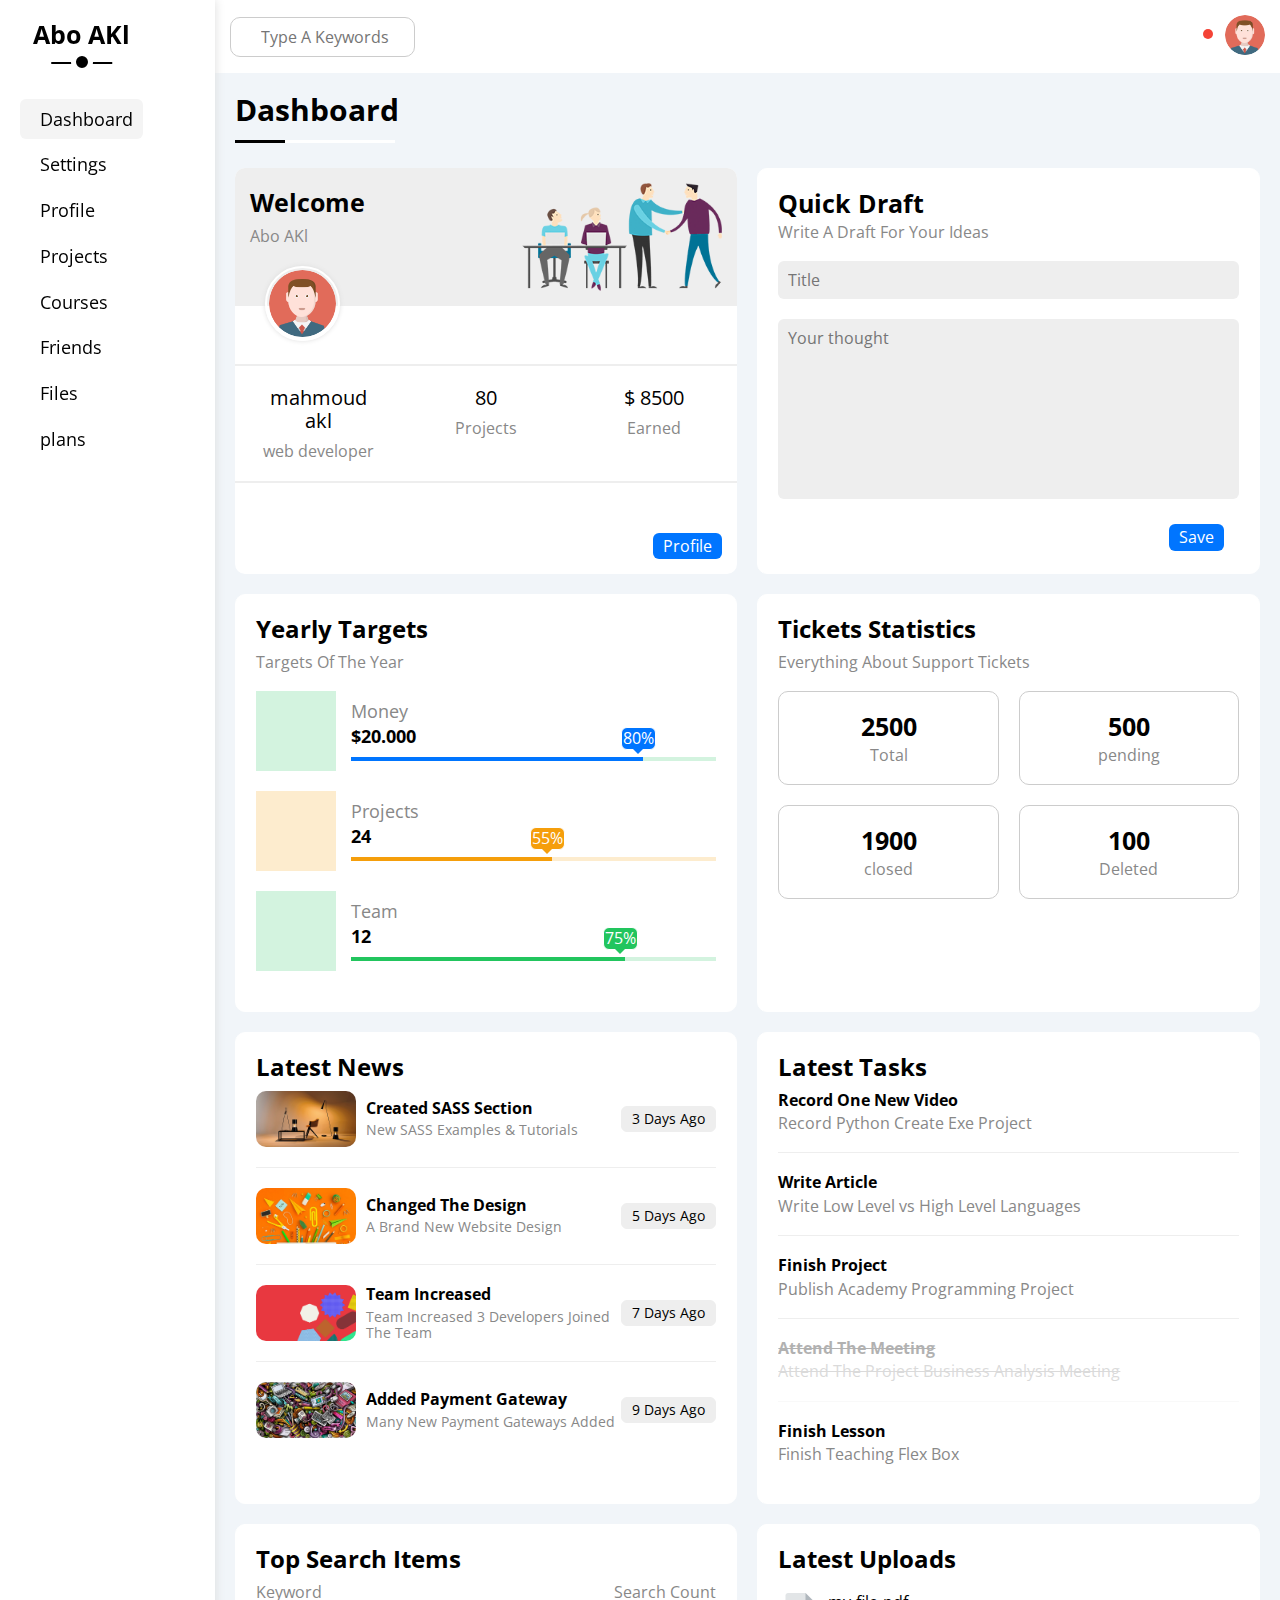
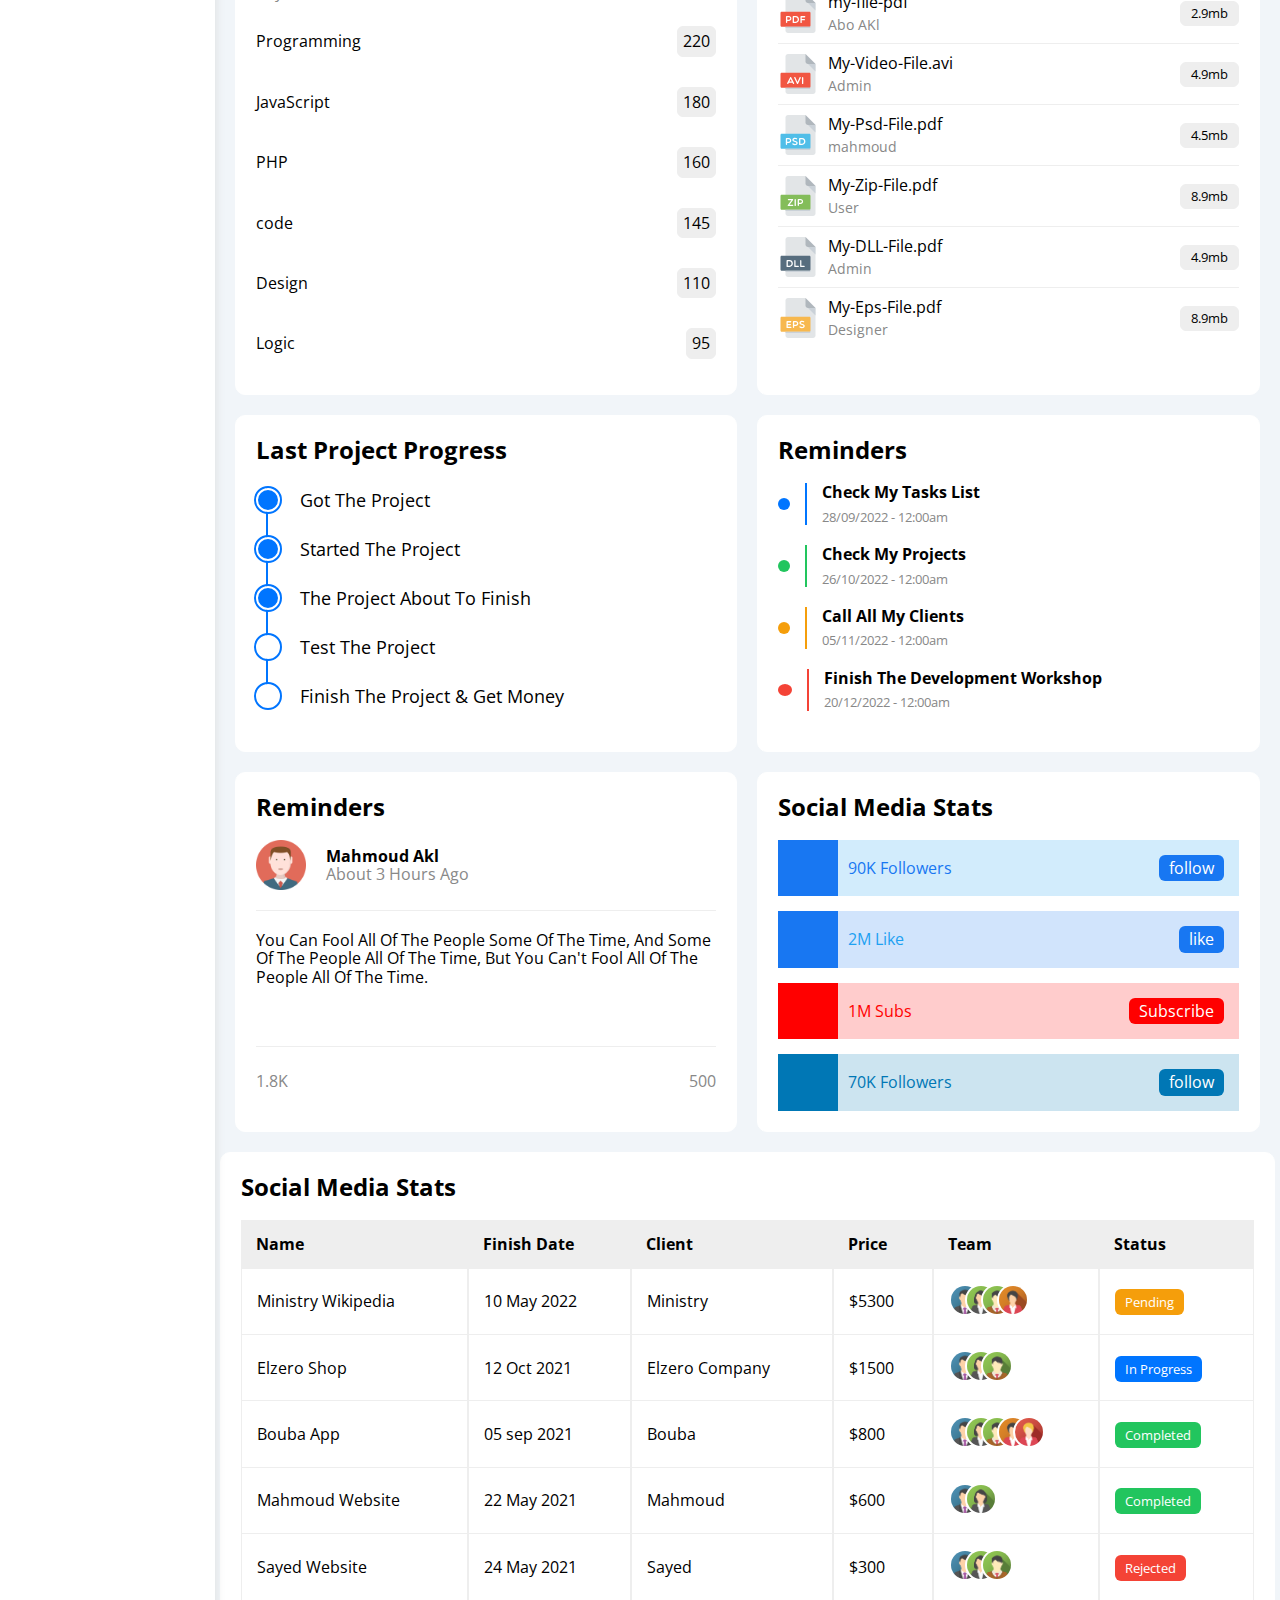
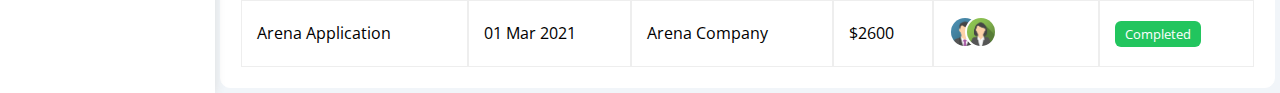
<file: index.html>
<!DOCTYPE html>
<html lang="en" dir="ltr">

<head>
  <meta charset="UTF-8" />
  <meta name="viewport" content="width=device-width, initial-scale=1.0" />
  <title>Dashboard</title>
  <meta name="description" content="this is Dashboard" />
  <!-- Awesome liberary -->
  <link rel="stylesheet" href="https://cdnjs.cloudflare.com/ajax/libs/font-awesome/6.5.2/css/all.min.css"
    integrity="sha512-SnH5WK+bZxgPHs44uWIX+LLJAJ9/2PkPKZ5QiAj6Ta86w+fsb2TkcmfRyVX3pBnMFcV7oQPJkl9QevSCWr3W6A=="
    crossorigin="anonymous" referrerpolicy="no-referrer" />
  <!-- normalize style  -->
  <link rel="stylesheet" href="css/normalize.css" />
  <!-- Google Fonts -->
  <link rel="preconnect" href="https://fonts.googleapis.com" />
  <link rel="preconnect" href="https://fonts.gstatic.com" crossorigin />
  <link href="https://fonts.googleapis.com/css2?family=Open+Sans:ital,wght@0,300..800;1,300..800&display=swap"
    rel="stylesheet" />
  <!-- CSS Framewoks -->
  <link rel="stylesheet" href="css/framewoks.css" />
  <!-- CSS Style -->
  <link rel="stylesheet" href="css/style.css" />
</head>

<body>
  <div class="page d-flex">
    <div class="sidebar bg-white p-20 p-relative">
      <div class="div">
      <h3 class="p-relative txt-c fs-25">Abo AKl</h3>
      <ul class="mt-15 mb-15">
        <li class="active p-10 mb-5 rad-6 " title="Dashboard">
          <a href="index.html" class=" c-black fs-18 d-flex align-center">
            <i class="fa-regular fa-chart-bar fa-fw"></i>
            <span>Dashboard</span>
          </a>
        </li>
        <li class="p-10 mb-5 rad-6" title="settings">
          <a href="settings.html" class="c-black fs-18 d-flex align-center">
            <i class="fa-solid fa-gear fa-fw"></i>
            <span>Settings</span>
          </a>
        </li>
        <li class="p-10 mb-5 rad-6" title="profile">
          <a href="profile.html"  class="c-black fs-18 d-flex align-center">
            <i class="fa-regular fa-user fa-fw"></i>
            <span>Profile</span>
          </a>
        </li>
        <li class="p-10 mb-5 rad-6" title="projects">
          <a href="projects.html"  class="c-black fs-18 d-flex align-center">
            <i class="fa-solid fa-diagram-project fa-fw"></i>
            <span>Projects</span>
          </a>
        </li>
        <li class="p-10 mb-5 rad-6" title="courses">
          <a href="courses.html"  class="c-black fs-18 d-flex align-center">
            <i class="fa-solid fa-graduation-cap fa-fw"></i>
            <span>Courses</span>
          </a>
        </li>
        <li class="p-10 mb-5 rad-6" title="friends">
          <a href="friends.html"  class="c-black fs-18 d-flex align-center">
            <i class="fa-regular fa-circle-user fa-fw"></i>
            <span>Friends</span>
          </a>
        </li>
        <li class="p-10 mb-5 rad-6" title="files">
          <a href="files.html"  class="c-black fs-18 d-flex align-center">
            <i class="fa-regular fa-file fa-fw"></i>
            <span>Files</span>
          </a>
        </li>
        <li class="p-10 mb-5 rad-6" title="plans">
          <a href="plans.html"  class="c-black fs-18 d-flex align-center">
            <i class="fa-regular fa-credit-card fa-fw"></i>
            <span>plans</span>
          </a>
        </li>
      </ul>
    </div>
    </div>
    <div class="content-area w-full">
      <header class="between-flex bg-white h-74 p-15">
        <div class="search p-relative">
          <input type="search" name="search" placeholder="Type A Keywords" class="p-10 rad-10 border-ccc" />
        </div>
        <div class="image between-flex gap-10">
          <span class="notification p-relative">
            <i class="fa-regular fa-bell fa-lg"></i>
          </span>
          <a href="profile.html"><img src="image/avatar.png" loading="lazy" alt="avatar" /></a>
        </div>
      </header>
      <h1 class="p-relative fw-bold fs-30 h1">Dashboard</h1>
      <div class="wrapper d-grid gap-20">
        <div class="welcome bg-white rad-10 p-relative txt-c-mobile block-mobile border-dark">
          <div class="content-top between-flex bg-eee p-15">
            <div class="text">
              <h3 class="fs-25 mb-10">Welcome</h3>
              <span class="mb-40 c-grey d-block">Abo AKl</span>
            </div>
            <img class="w-200 hide-mobile" src="image/welcome.png" alt="Welcome" />
          </div>
          <img class="avatar" src="image/avatar.png" alt="avatar" />
          <div class="content-bottem d-flex block-mobile">
            <div class="box txt-c p-20">
              <span class="fs-20 d-block mb-10">mahmoud akl</span>
              <p class="fs-16 c-grey">web developer</p>
            </div>
            <div class="box txt-c p-20">
              <span class="fs-20 d-block mb-10">80</span>
              <p class="fs-16 c-grey">Projects</p>
            </div>
            <div class="box txt-c p-20">
              <span money="8500" class="fs-20 d-block mb-10">$ 8500</span>
              <p class="fs-16 c-grey">Earned</p>
            </div>
          </div>
          <a href="profile.html" class="d-block w-fit btn-shape bg-blue c-white">Profile</a>
        </div>
        <div class="draft rad-10 bg-white p-20 border-white">
          <h3 class="mb-5 fs-25">Quick Draft</h3>
          <p class="mb-20 c-grey">Write A Draft For Your Ideas</p>
          <div class="title">
            <form action="" method="post">
              <input class="bg-eee b-none d-block w-full mb-20 p-10 rad-6" type="text" placeholder="Title"
                name="Quick-Draft-title" />
              <textarea class="bg-eee b-none d-block w-full mb-20 p-10 rad-6" name="Quick-Draft-thought"
                placeholder="Your thought"></textarea>
              <input type="submit" value="Save" class="save bg-blue c-white b-none d-block fs-16 btn-shape" />
            </form>
          </div>
        </div>
        <div class="targets p-20 bg-white rad-10 border-white">
          <h2 class="mt-0 mb-10">Yearly Targets</h2>
          <p class="mt-0 mb-20 c-grey fs-15">Targets Of The Year</p>
          <div class="target-row mb-20 blue center-flex">
            <div class="icon center-flex">
              <i class="fa-solid fa-dollar-sign fa-lg c-blue"></i>
            </div>
            <div class="details">
              <span class="fs-18 c-grey">Money</span>
              <span class="d-block mt-5 mb-10 fw-bold fs-18">$20.000</span>
              <div class="progress p-relative">
                <span class="bg-blue blue" style="width: 80%">
                  <span class="bg-blue">80%</span>
                </span>
              </div>
            </div>
          </div>
          <div class="target-row mb-20 center-flex orange">
            <div class="icon center-flex">
              <i class="fa-solid fa-code fa-lg c-orange"></i>
            </div>
            <div class="details">
              <span class="fs-18 c-grey">Projects</span>
              <span class="d-block mt-5 mb-10 fw-bold fs-18">24</span>
              <div class="progress p-relative">
                <span class="bg-orange orange" style="width: 55%">
                  <span class="bg-orange">55%</span>
                </span>
              </div>
            </div>
          </div>
          <div class="target-row mb-20 center-flex green">
            <div class="icon center-flex">
              <i class="fa-solid fa-user fa-lg c-green"></i>
            </div>
            <div class="details">
              <span class="fs-18 c-grey">Team</span>
              <span class="d-block mt-5 mb-10 fw-bold fs-18">12</span>
              <div class="progress p-relative">
                <span class="bg-green green" style="width: 75%">
                  <span class="bg-green">75%</span>
                </span>
              </div>
            </div>
          </div>
        </div>
        <div class="tickets rad-10 bg-white p-20 border-white">
          <h2 class="mt-0 mb-10">Tickets Statistics</h2>
          <p class="mt-0 mb-20 c-grey fs-15">
            Everything About Support Tickets
          </p>
          <div class="boxs d-flex f-wrap txt-c gap-20">
            <div class="box p-20 rad-10">
              <i class="fa-regular fa-rectangle-list fa-2x mb-10 c-orange"></i>
              <span class="d-block fw-bold fs-25 mb-5">2500</span>
              <span class="d-block c-grey">Total</span>
            </div>

            <div class="box p-20 border-ccc rad-10">
              <i class="fa-solid fa-spinner fa-2x mb-10 c-blue"></i>
              <span class="d-block d-block fw-bold fs-25 mb-5">500</span>
              <span class="d-block c-grey">pending</span>
            </div>
            <div class="box p-20 border-ccc rad-10">
              <i class="fa-regular fa-circle-check fa-2x mb-10 c-green"></i>
              <span class="d-block fw-bold fs-25 mb-5">1900</span>
              <span class="d-block c-grey">closed</span>
            </div>
            <div class="box p-20 border-ccc rad-10">
              <i class="fa-regular fa-rectangle-xmark fa-2x mb-10 c-red"></i>
              <span class="d-block fw-bold fs-25 mb-5">100</span>
              <span class="d-block c-grey">Deleted</span>
            </div>
          </div>
        </div>
        <div class="news rad-10 bg-white p-20 border-white">
          <h2 class="mt-0 mb-10">Latest News</h2>
          <div class="box d-flex align-center mb-20 txt-c-mobile">
            <img src="image/news-01.png" class="w-100 mr-10 rad-10" alt="News" />
            <div class="text">
              <h3 class="fs-16">Created SASS Section</h3>
              <p class="c-grey fs-14 mt-5">New SASS Examples & Tutorials</p>
            </div>
            <div class="button btn-shape bg-eee fs-14 border-eee">
              3 Days Ago
            </div>
          </div>
          <div class="box d-flex align-center mb-20 txt-c-mobile">
            <img src="image/news-02.png" class="w-100 mr-10 rad-10" alt="News" />
            <div class="text">
              <h3 class="fs-16">Changed The Design</h3>
              <p class="c-grey fs-14 mt-5">A Brand New Website Design</p>
            </div>
            <div class="button btn-shape bg-eee fs-14 border-eee">
              5 Days Ago
            </div>
          </div>
          <div class="box d-flex align-center mb-20 txt-c-mobile">
            <img src="image/news-03.png" class="w-100 mr-10 rad-10" alt="News" />
            <div class="text">
              <h3 class="fs-16">Team Increased</h3>
              <p class="c-grey fs-14 mt-5">
                Team Increased 3 Developers Joined The Team
              </p>
            </div>
            <div class="button btn-shape bg-eee fs-14 border-eee">
              7 Days Ago
            </div>
          </div>
          <div class="box d-flex align-center txt-c-mobile">
            <img src="image/news-04.png" class="w-100 mr-10 rad-10" alt="News" />
            <div class="text">
              <h3 class="fs-16">Added Payment Gateway</h3>
              <p class="c-grey fs-14 mt-5">Many New Payment Gateways Added</p>
            </div>
            <div class="button btn-shape bg-eee fs-14 border-eee">
              9 Days Ago
            </div>
          </div>
        </div>
        <div class="tasks rad-10 bg-white p-20 border-white">
          <h2 class="mt-0 mb-10">Latest Tasks</h2>
          <div class="box d-flex align-center mb-20">
            <div class="text">
              <p class="fw-bold fs-15 mb-5">Record One New Video</p>
              <p class="c-grey fs-16">Record Python Create Exe Project</p>
            </div>
            <i class="fa-regular fa-trash-can delete"></i>
          </div>
          <div class="box d-flex align-center mb-20">
            <div class="text">
              <p class="fw-bold fs-15 mb-5">Write Article</p>
              <p class="c-grey fs-16">
                Write Low Level vs High Level Languages
              </p>
            </div>
            <i class="fa-regular fa-trash-can delete"></i>
          </div>
          <div class="box d-flex align-center mb-20">
            <div class="text">
              <p class="fw-bold fs-15 mb-5">Finish Project</p>
              <p class="c-grey fs-16">Publish Academy Programming Project</p>
            </div>
            <i class="fa-regular fa-trash-can delete"></i>
          </div>
          <div class="box done d-flex align-center mb-20">
            <div class="text">
              <p class="fw-bold fs-15 mb-5">Attend The Meeting</p>
              <p class="c-grey fs-16">
                Attend The Project Business Analysis Meeting
              </p>
            </div>
            <i class="fa-regular fa-trash-can delete"></i>
          </div>
          <div class="box d-flex align-center mb-20">
            <div class="text">
              <p class="fw-bold fs-15 mb-5">Finish Lesson</p>
              <p class="c-grey fs-16">Finish Teaching Flex Box</p>
            </div>
            <i class="fa-regular fa-trash-can delete"></i>
          </div>
        </div>
        <div class="search-items rad-10 bg-white p-20 border-white">
          <h2 class="mt-0 mb-10">Top Search Items</h2>
          <div class="items-head d-flex space-between c-grey mb-10">
            <div>Keyword</div>
            <div>Search Count</div>
          </div>
          <div class="between-flex pt-15 pb-15">
            <span>Programming</span>
            <span class="bg-eee p-5 rad-6 border-eee">220</span>
          </div>
          <div class="between-flex pt-15 pb-15">
            <span>JavaScript</span>
            <span class="bg-eee p-5 rad-6 border-eee">180</span>
          </div>
          <div class="between-flex pt-15 pb-15">
            <span>PHP</span>
            <span class="bg-eee p-5 rad-6 border-eee">160</span>
          </div>
          <div class="between-flex pt-15 pb-15">
            <span>code</span>
            <span class="bg-eee p-5 rad-6 border-eee">145</span>
          </div>
          <div class="between-flex pt-15 pb-15">
            <span>Design</span>
            <span class="bg-eee p-5 rad-6 border-eee">110</span>
          </div>
          <div class="between-flex pt-15 pb-15">
            <span>Logic</span>
            <span class="bg-eee p-5 rad-6 border-eee">95</span>
          </div>
        </div>
        <div class="uploads rad-10 bg-white p-20 border-white">
          <h2 class="mt-0 mb-20">Latest Uploads</h2>
          <div class="box">
            <img src="image/pdf.svg" alt="Pdg" />
            <div class="text">
              <spa>my-file-pdf</span>
                <span class="d-block c-grey fs-14 mt-5">Abo AKl</span>
            </div>
            <div class="btn-shape border-eee bg-eee rad-6 fs-13">2.9mb</div>
          </div>
          <div class="box">
            <img src="image/avi.svg" class="w-100" alt="Pdg" />
            <div class="text">
              <span>My-Video-File.avi</span>
              <span class="d-block c-grey fs-14 mt-5">Admin</span>
            </div>
            <div class="btn-shape border-eee bg-eee rad-6 fs-13">4.9mb</div>
          </div>
          <div class="box">
            <img src="image/psd.svg" alt="Pdg" />
            <div class="text">
              <span>My-Psd-File.pdf</span>
              <span class="d-block c-grey fs-14 mt-5">mahmoud</span>
            </div>
            <div class="btn-shape border-eee bg-eee rad-6 fs-13">4.5mb</div>
          </div>
          <div class="box">
            <img src="image/zip.svg" alt="Pdg" />
            <div class="text">
              <span>My-Zip-File.pdf</span>
              <span class="d-block c-grey fs-14 mt-5">User</span>
            </div>
            <div class="btn-shape border-eee bg-eee rad-6 fs-13">8.9mb</div>
          </div>
          <div class="box">
            <img src="image/dll.svg" alt="Pdg" />
            <div class="text">
              <span>My-DLL-File.pdf</span>
              <span class="d-block c-grey fs-14 mt-5">Admin</span>
            </div>
            <div class="btn-shape border-eee bg-eee rad-6 fs-13">4.9mb</div>
          </div>
          <div class="box">
            <img src="image/eps.svg" alt="Pdg" />
            <div class="text">
              <span>My-Eps-File.pdf</span>
              <span class="d-block c-grey fs-14 mt-5">Designer</span>
            </div>
            <div class="btn-shape border-eee bg-eee rad-6 fs-13">8.9mb</div>
          </div>
        </div>
        <div class="progress rad-10 bg-white p-20 border-white">
          <h2 class="mt-0 mb-20">Last Project Progress</h2>
          <ul class="p-relative">
            <li class="d-flex align-center mt-25 done fs-18">Got The Project</li>
            <li class="d-flex align-center mt-25 done fs-18">Started The Project</li>
            <li class="d-flex align-center mt-25 done fs-18">The Project About To Finish</li>
            <li class="d-flex align-center mt-25 fs-18 current">Test The Project</li>
            <li class="d-flex align-center mt-25 fs-18">Finish The Project & Get Money</li>
          </ul>
        </div>
        <div class="reminders rad-10 bg-white p-20 border-white">
          <h2 class="mt-0 mb-20">Reminders</h2>
          <ul>
            <li class="d-flex align-center blue mb-20">
              <span class="mr-10"></span>
              <div class="pl-15 ">
                <p class="mb-5">Check My Tasks List</p>
                <span class="c-grey fs-13">28/09/2022 - 12:00am</span>
              </div>
            </li>
            <li class="d-flex align-center green mb-20">
              <span class="mr-10"></span>
              <div class="pl-15 ">
                <p>Check My Projects</p>
                <span class="c-grey fs-13">26/10/2022 - 12:00am</span>
              </div>
            </li>
            <li class="d-flex align-center orange mb-20">
              <span class="mr-10"></span>
              <div class="pl-15 ">
                <p>Call All My Clients</p>
                <span class="c-grey fs-13">05/11/2022 - 12:00am</span>
              </div>
            </li>
            <li class="d-flex align-center red mb-20">
              <span class="mr-10"></span>
              <div class="pl-15 ">
                <p>Finish The Development Workshop</p>
                <span class="c-grey fs-13">20/12/2022 - 12:00am</span>
              </div>
            </li>
          </ul>
        </div>
        <div class="posts rad-10 bg-white p-20 border-white">
          <h2 class="mt-0 mb-20">Reminders</h2>
          <div class="box d-flex align-center">
            <img src="image/avatar.png" alt="Avatar">
            <div class="text">
              <p class="fw-bold fs-16">Mahmoud Akl</p>
              <span class="c-grey fs-16">About 3 Hours Ago</span>
            </div>
          </div>
          <div class="content mt-20 mb-20 pt-20 pb-60">
            <p>You Can Fool All Of The People Some Of The Time, And Some Of The People All Of
              The Time, But You Can't Fool All Of The People All Of The Time.</p>
          </div>
          <div class="foot between-flex mt-25">
            <div class="love c-grey">
              <i class="fa-regular fa-heart"></i>
              <span>1.8K</span>
            </div>
            <div class="comment c-grey">
              <i class="fa-regular fa-comments"></i>
              <span>500</span>
            </div>
          </div>
        </div>
        <div class="social-stats rad-10 bg-white p-20 border-white w-full">
          <h2 class="mt-0 mb-20">Social Media Stats</h2>
          <div class="twitter d-flex align-center p-15 p-relative mb-15">
            <i class="fa-brands fa-twitter fa-2x c-white h-full center-flex"></i>
            <div class="desc flex">90K Followers</div>
            <a href="#" class="btn-shape  d-block c-white">follow</a>
          </div>
          <div class="facebook d-flex align-center p-15 p-relative mb-15">
            <i class="fa-brands fa-facebook-f fa-2x c-white h-full center-flex"></i>
            <div class="desc flex">2M Like</div>
            <a href="#" class="btn-shape  d-block c-white">like</a>
          </div>
          <div class="youtube d-flex align-center p-15 p-relative mb-15">
            <i class="fa-brands fa-youtube fa-2x c-white h-full center-flex"></i>
            <div class="desc flex">1M Subs</div>
            <a href="#" class="btn-shape  d-block c-white">Subscribe</a>
          </div>
          <div class="linkedin d-flex align-center p-15 p-relative">
            <i class="fa-brands fa-linkedin fa-2x c-white h-full center-flex"></i>
            <div class="desc flex">70K Followers</div>
            <a href="#" class="btn-shape  d-block c-white">follow</a>
          </div>
        </div>
      </div>
      <div class="projects rad-10 bg-white p-20 border-white m-20">
        <h2 class="mt-0 mb-20">Social Media Stats</h2>
        <div class="Resposive-table">
          <table class=" fs-15 w-full ">
            <thead>
              <tr>
                <td>Name</td>
                <td>Finish Date</td>
                <td>Client</td>
                <td>Price</td>
                <td>Team</td>
                <td>Status</td>
              </tr>
            </thead>
            <tbody>
              <tr>
                <td>Ministry Wikipedia</td>
                <td>10 May 2022</td>
                <td>Ministry</td>
                <td>$5300</td>
                <td>
                  <img decoding="async" src="image/team-01.png" alt="" />
                  <img decoding="async" src="image/team-02.png" alt="" />
                  <img decoding="async" src="image/team-03.png" alt="" />
                  <img decoding="async" src="image/team-04.png" alt="" />
                </td>
                <td><span class="label btn-shape bg-orange c-white">Pending</span></td>
              </tr>
              <tr>
                <td>Elzero Shop</td>
                <td>12 Oct 2021</td>
                <td>Elzero Company</td>
                <td>$1500</td>
                <td>
                  <img decoding="async" src="image/team-01.png" alt="" />
                  <img decoding="async" src="image/team-02.png" alt="" />
                  <img decoding="async" src="image/team-03.png" alt="" />
                </td>
                <td><span class="label btn-shape bg-blue c-white">In Progress</span></td>
              </tr>
              <tr>
                <td>Bouba App</td>
                <td>05 sep 2021</td>
                <td>Bouba</td>
                <td>$800</td>
                <td>
                  <img decoding="async" src="image/team-01.png" alt="" />
                  <img decoding="async" src="image/team-02.png" alt="" />
                  <img decoding="async" src="image/team-03.png" alt="" />
                  <img decoding="async" src="image/team-04.png" alt="" />
                  <img decoding="async" src="image/team-05.png" alt="" />
                </td>
                <td><span class="label btn-shape bg-green c-white">Completed</span></td>
              </tr>
              <tr>
                <td>Mahmoud Website</td>
                <td>22 May 2021</td>
                <td>Mahmoud</td>
                <td>$600</td>
                <td>
                  <img decoding="async" src="image/team-01.png" alt="" />
                  <img decoding="async" src="image/team-02.png" alt="" />
                </td>
                <td><span class="label btn-shape bg-green c-white">Completed</span></td>
              </tr>
              <tr>
                <td>Sayed Website</td>
                <td>24 May 2021</td>
                <td>Sayed</td>
                <td>$300</td>
                <td>
                  <img decoding="async" src="image/team-01.png" alt="" />
                  <img decoding="async" src="image/team-02.png" alt="" />
                  <img decoding="async" src="image/team-03.png" alt="" />
                </td>
                <td>
                  <span class="label btn-shape bg-red c-white">Rejected</span>
                </td>
              </tr>
              <tr>
                <td>Arena Application</td>
                <td>01 Mar 2021</td>
                <td>Arena Company</td>
                <td>$2600</td>
                <td>
                  <img decoding="async" src="image/team-01.png" alt="" />
                  <img decoding="async" src="image/team-02.png" alt="" />
                </td>
                <td>
                  <span class="label btn-shape bg-green c-white">Completed</span>
                </td>
              </tr>
            </tbody>
          </table>
        </div>
      </div>
    </div>
  </div>
</body>

</html>
</file>
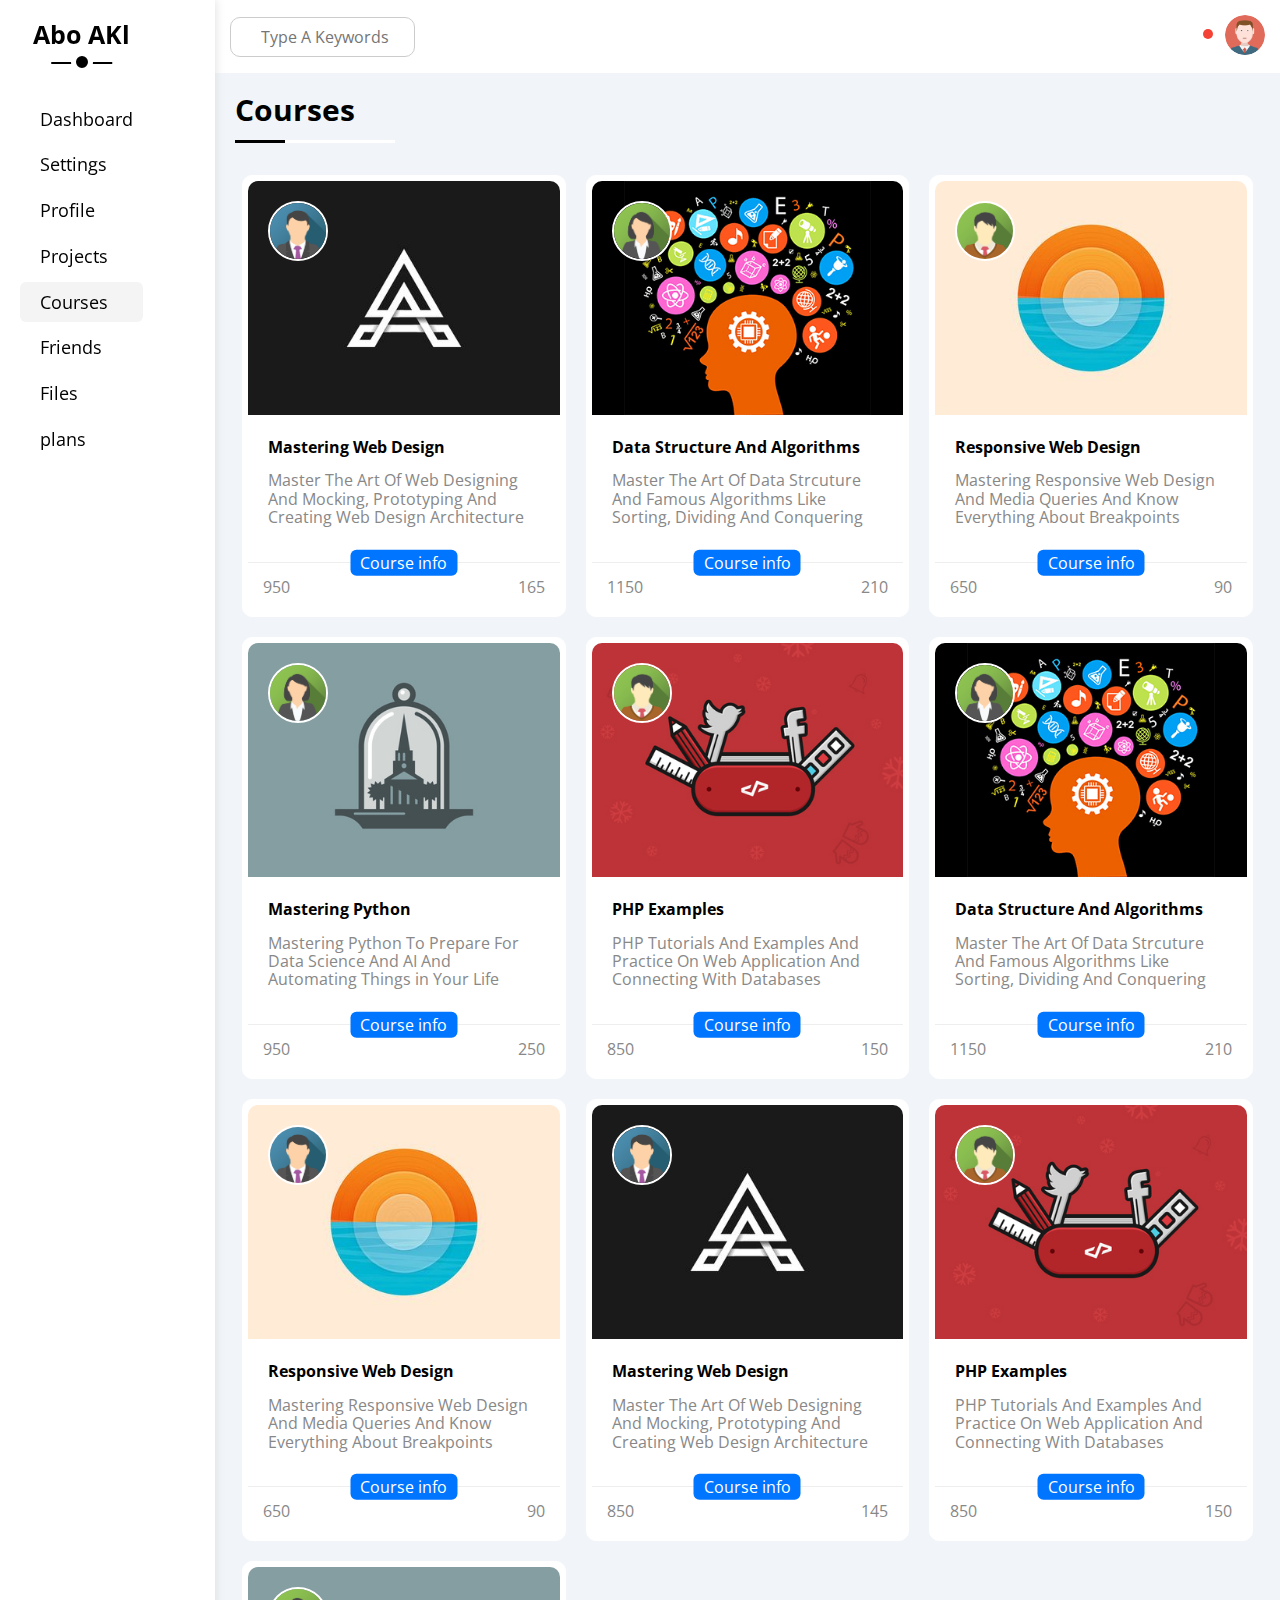
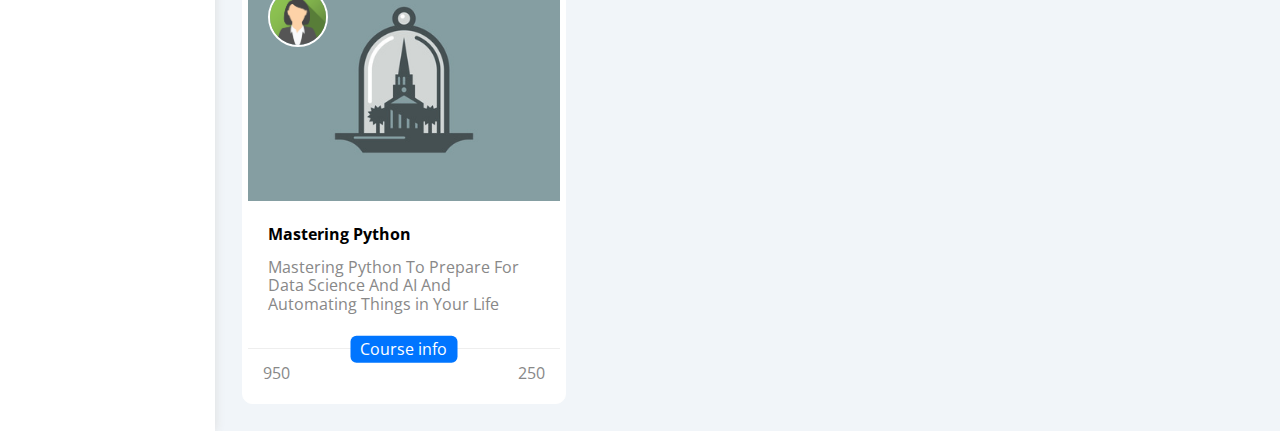
<file: courses.html>
<!DOCTYPE html>
<html lang="en" dir="ltr">
  <head>
    <meta charset="UTF-8" />
    <meta name="viewport" content="width=device-width, initial-scale=1.0" />
    <title>courses</title>
    <meta name="description" content="this is Dashboard" />
    <!-- Awesome liberary -->
    <link
      rel="stylesheet"
      href="https://cdnjs.cloudflare.com/ajax/libs/font-awesome/6.5.2/css/all.min.css"
      integrity="sha512-SnH5WK+bZxgPHs44uWIX+LLJAJ9/2PkPKZ5QiAj6Ta86w+fsb2TkcmfRyVX3pBnMFcV7oQPJkl9QevSCWr3W6A=="
      crossorigin="anonymous"
      referrerpolicy="no-referrer"
    />
    <!-- normalize style  -->
    <link rel="stylesheet" href="css/normalize.css" />
    <!-- Google Fonts -->
    <link rel="preconnect" href="https://fonts.googleapis.com" />
    <link rel="preconnect" href="https://fonts.gstatic.com" crossorigin />
    <link
      href="https://fonts.googleapis.com/css2?family=Open+Sans:ital,wght@0,300..800;1,300..800&display=swap"
      rel="stylesheet"
    />
    <!-- CSS Framewoks -->
    <link rel="stylesheet" href="css/framewoks.css" />
    <!-- CSS Style -->
    <link rel="stylesheet" href="css/style.css" />
  </head>
  <body>
    <div class="page d-flex">
      <div class="sidebar bg-white p-20 p-relative">
        <div class="div">
          <h3 class="p-relative txt-c fs-25">Abo AKl</h3>
          <ul class="mt-15 mb-15">
            <li class="p-10 mb-5 rad-6" title="Dashboard">
              <a href="index.html" class="c-black fs-18 d-flex align-center">
                <i class="fa-regular fa-chart-bar fa-fw"></i>
                <span>Dashboard</span>
              </a>
            </li>
            <li class="p-10 mb-5 rad-6" title="settings">
              <a href="settings.html" class="c-black fs-18 d-flex align-center">
                <i class="fa-solid fa-gear fa-fw"></i>
                <span>Settings</span>
              </a>
            </li>
            <li class="p-10 mb-5 rad-6" title="profile">
              <a href="profile.html" class="c-black fs-18 d-flex align-center">
                <i class="fa-regular fa-user fa-fw"></i>
                <span>Profile</span>
              </a>
            </li>
            <li class="p-10 mb-5 rad-6" title="projects">
              <a href="projects.html" class="c-black fs-18 d-flex align-center">
                <i class="fa-solid fa-diagram-project fa-fw"></i>
                <span>Projects</span>
              </a>
            </li>
            <li class="active p-10 mb-5 rad-6" title="Courses">
              <a href="courses.html" class="c-black fs-18 d-flex align-center">
                <i class="fa-solid fa-graduation-cap fa-fw"></i>
                <span>Courses</span>
              </a>
            </li>
            <li class="p-10 mb-5 rad-6" title="Friends">
              <a href="friends.html" class="c-black fs-18 d-flex align-center">
                <i class="fa-regular fa-circle-user fa-fw"></i>
                <span>Friends</span>
              </a>
            </li>
            <li class="p-10 mb-5 rad-6" title="Files">
              <a href="files.html" class="c-black fs-18 d-flex align-center">
                <i class="fa-regular fa-file fa-fw"></i>
                <span>Files</span>
              </a>
            </li>
            <li class="p-10 mb-5 rad-6" title="plans">
              <a href="plans.html" class="c-black fs-18 d-flex align-center">
                <i class="fa-regular fa-credit-card fa-fw"></i>
                <span>plans</span>
              </a>
            </li>
          </ul>
        </div>
      </div>
      <div class="content-area w-full">
        <header class="between-flex bg-white h-74 p-15">
          <div class="search p-relative">
            <input
              type="search"
              name="search"
              placeholder="Type A Keywords"
              class="p-10 rad-10 border-ccc"
            />
          </div>
          <div class="image between-flex gap-10">
            <span class="notification p-relative">
              <i class="fa-regular fa-bell fa-lg"></i>
            </span>
            <a href="profile.html"
              ><img src="image/avatar.png" loading="lazy" alt="avatar"
            /></a>
          </div>
        </header>
        <h1 class="p-relative fw-bold fs-30 h1">Courses</h1>
        <div class="courses-boxs d-grid gap-10">
          <div class="box-course rad-10 bg-white border-white p-5">
            <div class="image p-relative bg-white">
              <img src="image/course-01.png" alt="Course" class="course" />
              <img src="image/team-01.png" alt="Team" class="Team" />
            </div>
            <div class="text p-20">
              <h4>Mastering Web Design</h4>
              <p class="c-grey fs-15 mt-15 mb-15">
                Master The Art Of Web Designing And Mocking, Prototyping And
                Creating Web Design Architecture
              </p>
            </div>
            <div class="dollars between-flex p-15 p-relative">
              <a href="#" class="btn-shape bg-blue">Course info</a>
              <span class="c-grey">
                <i class="fa-regular fa-user"></i>
                950
              </span>
              <span class="c-grey">
                <i class="fa-solid fa-dollar-sign"></i>
                165
              </span>
            </div>
          </div>
          <div class="box-course rad-10 bg-white border-white p-5">
            <div class="image p-relative bg-white">
              <img src="image/course-02.png" alt="Course" class="course" />
              <img src="image/team-02.png" alt="Team" class="Team" />
            </div>
            <div class="text p-20">
              <h4>Data Structure And Algorithms</h4>
              <p class="c-grey fs-15 mt-15 mb-15">
                Master The Art Of Data Strcuture And Famous Algorithms Like
                Sorting, Dividing And Conquering
              </p>
            </div>
            <div class="dollars between-flex p-15 p-relative">
              <a href="#" class="btn-shape bg-blue">Course info</a>
              <span class="c-grey">
                <i class="fa-regular fa-user"></i>
                1150
              </span>
              <span class="c-grey">
                <i class="fa-solid fa-dollar-sign"></i>
                210
              </span>
            </div>
          </div>
          <div class="box-course rad-10 bg-white border-white p-5">
            <div class="image p-relative bg-white">
              <img src="image/course-03.png" alt="Course" class="course" />
              <img src="image/team-03.png" alt="Team" class="Team" />
            </div>
            <div class="text p-20">
              <h4>Responsive Web Design</h4>
              <p class="c-grey fs-15 mt-15 mb-15">
                Mastering Responsive Web Design And Media Queries And Know
                Everything About Breakpoints
              </p>
            </div>
            <div class="dollars between-flex p-15 p-relative">
              <a href="#" class="btn-shape bg-blue">Course info</a>
              <span class="c-grey">
                <i class="fa-regular fa-user"></i>
                650
              </span>
              <span class="c-grey">
                <i class="fa-solid fa-dollar-sign"></i>
                90
              </span>
            </div>
          </div>
          <div class="box-course rad-10 bg-white border-white p-5">
            <div class="image p-relative bg-white">
              <img src="image/course-04.png" alt="Course" class="course" />
              <img src="image/team-02.png" alt="Team" class="Team" />
            </div>
            <div class="text p-20">
              <h4>Mastering Python</h4>
              <p class="c-grey fs-15 mt-15 mb-15">
                Mastering Python To Prepare For Data Science And AI And
                Automating Things in Your Life
              </p>
            </div>
            <div class="dollars between-flex p-15 p-relative">
              <a href="#" class="btn-shape bg-blue">Course info</a>
              <span class="c-grey">
                <i class="fa-regular fa-user"></i>
                950
              </span>
              <span class="c-grey">
                <i class="fa-solid fa-dollar-sign"></i>
                250
              </span>
            </div>
          </div>
          <div class="box-course rad-10 bg-white border-white p-5">
            <div class="image p-relative bg-white">
              <img src="image/course-05.png" alt="Course" class="course" />
              <img src="image/team-03.png" alt="Team" class="Team" />
            </div>
            <div class="text p-20">
              <h4>PHP Examples</h4>
              <p class="c-grey fs-15 mt-15 mb-15">
                PHP Tutorials And Examples And Practice On Web Application And
                Connecting With Databases
              </p>
            </div>
            <div class="dollars between-flex p-15 p-relative">
              <a href="#" class="btn-shape bg-blue">Course info</a>
              <span class="c-grey">
                <i class="fa-regular fa-user"></i>
                850
              </span>
              <span class="c-grey">
                <i class="fa-solid fa-dollar-sign"></i>
                150
              </span>
            </div>
          </div>
          <div class="box-course rad-10 bg-white border-white p-5">
            <div class="image p-relative bg-white">
              <img src="image/course-02.png" alt="Course" class="course" />
              <img src="image/team-02.png" alt="Team" class="Team" />
            </div>
            <div class="text p-20">
              <h4>Data Structure And Algorithms</h4>
              <p class="c-grey fs-15 mt-15 mb-15">
                Master The Art Of Data Strcuture And Famous Algorithms Like
                Sorting, Dividing And Conquering
              </p>
            </div>
            <div class="dollars between-flex p-15 p-relative">
              <a href="#" class="btn-shape bg-blue">Course info</a>
              <span class="c-grey">
                <i class="fa-regular fa-user"></i>
                1150
              </span>
              <span class="c-grey">
                <i class="fa-solid fa-dollar-sign"></i>
                210
              </span>
            </div>
          </div>
          <div class="box-course rad-10 bg-white border-white p-5">
            <div class="image p-relative bg-white">
              <img src="image/course-03.png" alt="Course" class="course" />
              <img src="image/team-01.png" alt="Team" class="Team" />
            </div>
            <div class="text p-20">
              <h4>Responsive Web Design</h4>
              <p class="c-grey fs-15 mt-15 mb-15">
                Mastering Responsive Web Design And Media Queries And Know
                Everything About Breakpoints
              </p>
            </div>
            <div class="dollars between-flex p-15 p-relative">
              <a href="#" class="btn-shape bg-blue">Course info</a>
              <span class="c-grey">
                <i class="fa-regular fa-user"></i>
                650
              </span>
              <span class="c-grey">
                <i class="fa-solid fa-dollar-sign"></i>
                90
              </span>
            </div>
          </div>
          <div class="box-course rad-10 bg-white border-white p-5">
            <div class="image p-relative bg-white">
              <img src="image/course-01.png" alt="Course" class="course" />
              <img src="image/team-01.png" alt="Team" class="Team" />
            </div>
            <div class="text p-20">
              <h4>Mastering Web Design</h4>
              <p class="c-grey fs-15 mt-15 mb-15">
                Master The Art Of Web Designing And Mocking, Prototyping And
                Creating Web Design Architecture
              </p>
            </div>
            <div class="dollars between-flex p-15 p-relative">
              <a href="#" class="btn-shape bg-blue">Course info</a>
              <span class="c-grey">
                <i class="fa-regular fa-user"></i>
                850
              </span>
              <span class="c-grey">
                <i class="fa-solid fa-dollar-sign"></i>
                145
              </span>
            </div>
          </div>
          <div class="box-course rad-10 bg-white border-white p-5">
            <div class="image p-relative bg-white">
              <img src="image/course-05.png" alt="Course" class="course" />
              <img src="image/team-03.png" alt="Team" class="Team" />
            </div>
            <div class="text p-20">
              <h4>PHP Examples</h4>
              <p class="c-grey fs-15 mt-15 mb-15">
                PHP Tutorials And Examples And Practice On Web Application And
                Connecting With Databases
              </p>
            </div>
            <div class="dollars between-flex p-15 p-relative">
              <a href="#" class="btn-shape bg-blue">Course info</a>
              <span class="c-grey">
                <i class="fa-regular fa-user"></i>
                850
              </span>
              <span class="c-grey">
                <i class="fa-solid fa-dollar-sign"></i>
                150
              </span>
            </div>
          </div>
          <div class="box-course rad-10 bg-white border-white p-5">
            <div class="image p-relative bg-white">
              <img src="image/course-04.png" alt="Course" class="course" />
              <img src="image/team-02.png" alt="Team" class="Team" />
            </div>
            <div class="text p-20">
              <h4>Mastering Python</h4>
              <p class="c-grey fs-15 mt-15 mb-15">
                Mastering Python To Prepare For Data Science And AI And
                Automating Things in Your Life
              </p>
            </div>
            <div class="dollars between-flex p-15 p-relative">
              <a href="#" class="btn-shape bg-blue">Course info</a>
              <span class="c-grey">
                <i class="fa-regular fa-user"></i>
                950
              </span>
              <span class="c-grey">
                <i class="fa-solid fa-dollar-sign"></i>
                250
              </span>
            </div>
          </div>
        </div>
      </div>
    </div>
  </body>
</html>
</file>
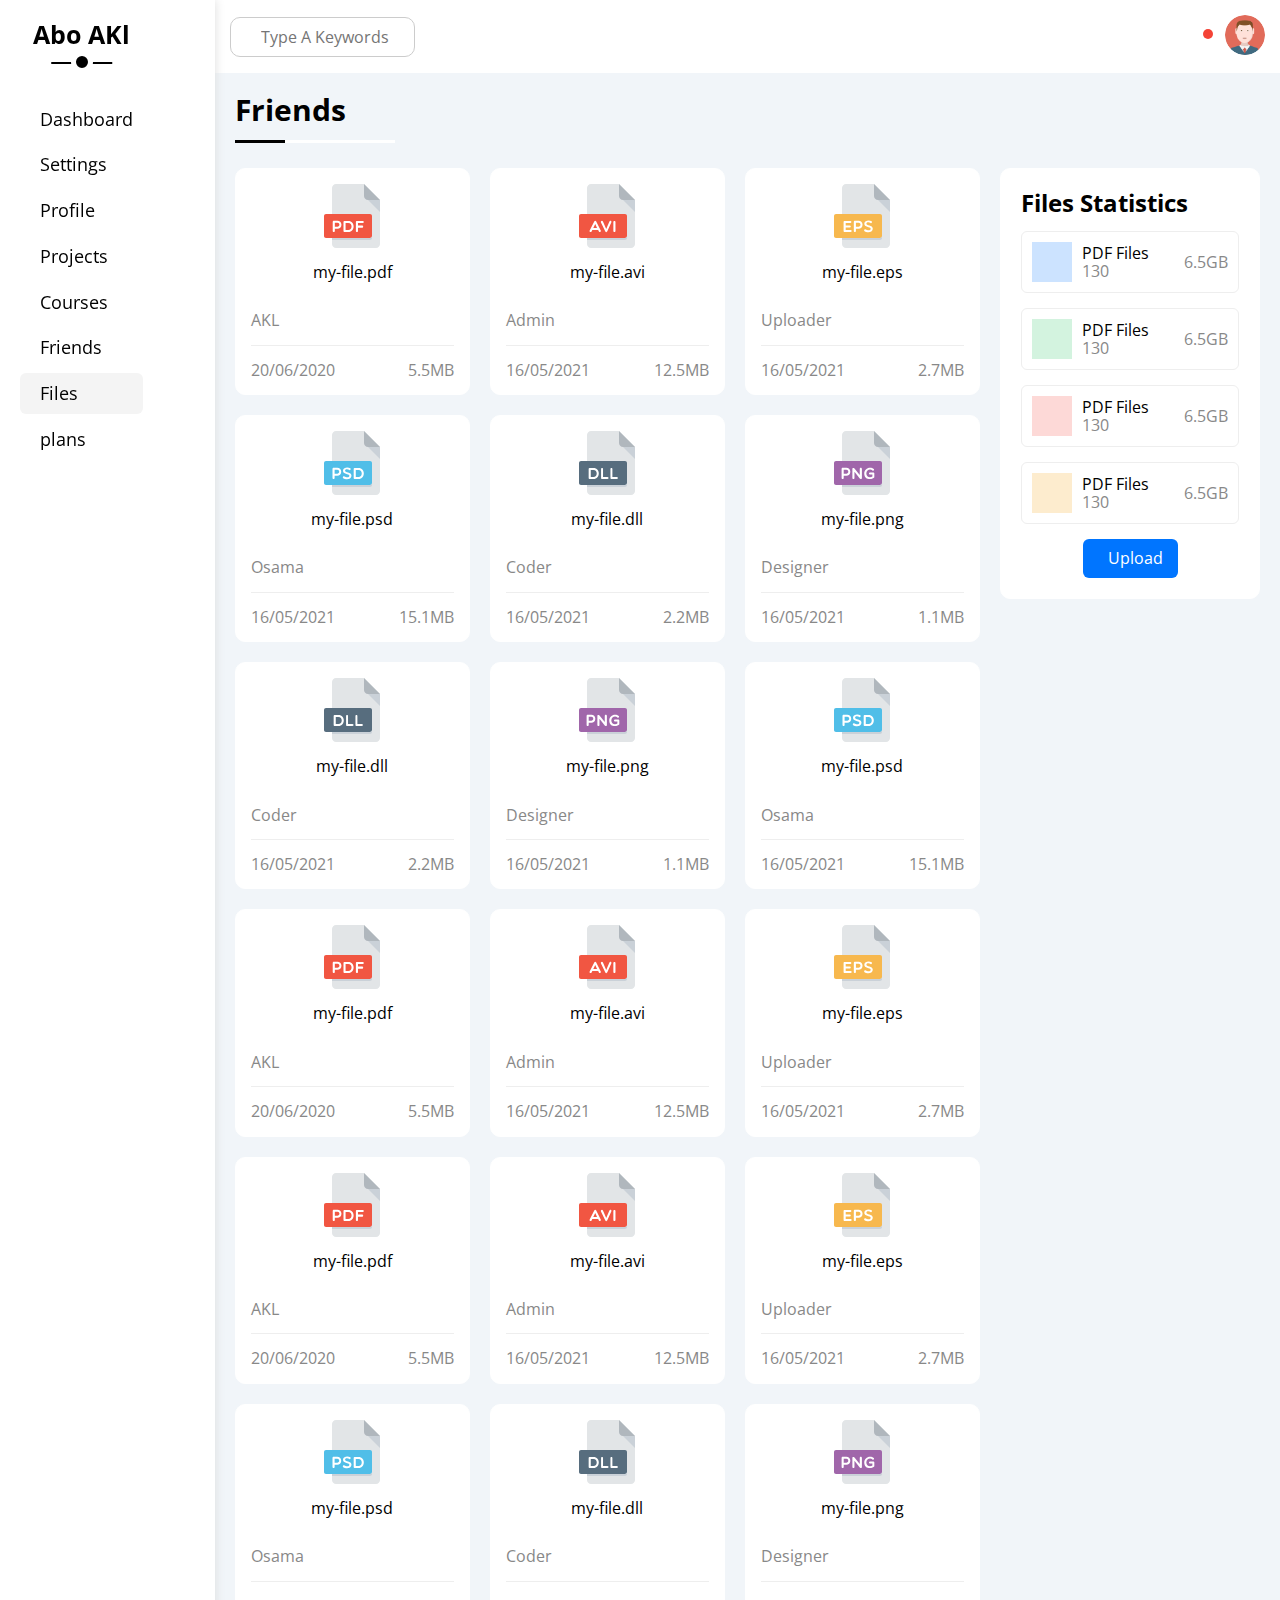
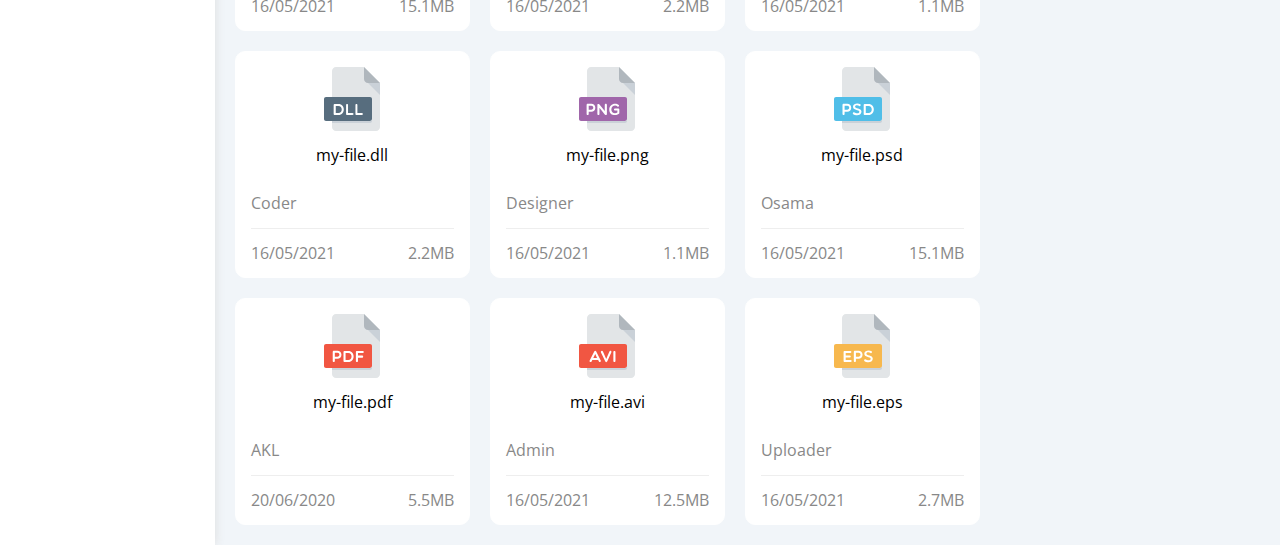
<file: files.html>
<!DOCTYPE html>
<html lang="en" dir="ltr">
  <head>
    <meta charset="UTF-8" />
    <meta name="viewport" content="width=device-width, initial-scale=1.0" />
    <title>files</title>
    <meta name="description" content="this is Dashboard" />
    <!-- Awesome liberary -->
    <link
      rel="stylesheet"
      href="https://cdnjs.cloudflare.com/ajax/libs/font-awesome/6.5.2/css/all.min.css"
      integrity="sha512-SnH5WK+bZxgPHs44uWIX+LLJAJ9/2PkPKZ5QiAj6Ta86w+fsb2TkcmfRyVX3pBnMFcV7oQPJkl9QevSCWr3W6A=="
      crossorigin="anonymous"
      referrerpolicy="no-referrer"
    />
    <!-- normalize style  -->
    <link rel="stylesheet" href="css/normalize.css" />
    <!-- Google Fonts -->
    <link rel="preconnect" href="https://fonts.googleapis.com" />
    <link rel="preconnect" href="https://fonts.gstatic.com" crossorigin />
    <link
      href="https://fonts.googleapis.com/css2?family=Open+Sans:ital,wght@0,300..800;1,300..800&display=swap"
      rel="stylesheet"
    />
    <!-- CSS Framewoks -->
    <link rel="stylesheet" href="css/framewoks.css" />
    <!-- CSS Style -->
    <link rel="stylesheet" href="css/style.css" />
  </head>
  <body>
    <div class="page d-flex">
      <div class="sidebar bg-white p-20 p-relative">
        <div class="div">
          <h3 class="p-relative txt-c fs-25">Abo AKl</h3>
          <ul class="mt-15 mb-15">
            <li class="p-10 mb-5 rad-6" title="Dashboard">
              <a href="index.html" class="c-black fs-18 d-flex align-center">
                <i class="fa-regular fa-chart-bar fa-fw"></i>
                <span>Dashboard</span>
              </a>
            </li>
            <li class="p-10 mb-5 rad-6" title="Settings">
              <a href="settings.html" class="c-black fs-18 d-flex align-center">
                <i class="fa-solid fa-gear fa-fw"></i>
                <span>Settings</span>
              </a>
            </li>
            <li class="p-10 mb-5 rad-6" title="profile">
              <a href="profile.html" class="c-black fs-18 d-flex align-center">
                <i class="fa-regular fa-user fa-fw"></i>
                <span>Profile</span>
              </a>
            </li>
            <li class="p-10 mb-5 rad-6" title="projects">
              <a href="projects.html" class="c-black fs-18 d-flex align-center">
                <i class="fa-solid fa-diagram-project fa-fw"></i>
                <span>Projects</span>
              </a>
            </li>
            <li class="p-10 mb-5 rad-6" title="Courses">
              <a href="courses.html" class="c-black fs-18 d-flex align-center">
                <i class="fa-solid fa-graduation-cap fa-fw"></i>
                <span>Courses</span>
              </a>
            </li>
            <li class="p-10 mb-5 rad-6" title="friends">
              <a href="friends.html" class="c-black fs-18 d-flex align-center">
                <i class="fa-regular fa-circle-user fa-fw"></i>
                <span>Friends</span>
              </a>
            </li>
            <li class="active p-10 mb-5 rad-6" title="files">
              <a href="files.html" class="c-black fs-18 d-flex align-center">
                <i class="fa-regular fa-file fa-fw"></i>
                <span>Files</span>
              </a>
            </li>
            <li class="p-10 mb-5 rad-6" title="plans">
              <a href="plans.html" class="c-black fs-18 d-flex align-center">
                <i class="fa-regular fa-credit-card fa-fw"></i>
                <span>plans</span>
              </a>
            </li>
          </ul>
        </div>
      </div>
      <div class="content-area w-full">
        <header class="between-flex bg-white h-74 p-15">
          <div class="search p-relative">
            <input
              type="search"
              name="search"
              placeholder="Type A Keywords"
              class="p-10 rad-10 border-ccc"
            />
          </div>
          <div class="image between-flex gap-10">
            <span class="notification p-relative">
              <i class="fa-regular fa-bell fa-lg"></i>
            </span>
            <a href="profile.html"
              ><img src="image/avatar.png" loading="lazy" alt="avatar"
            /></a>
          </div>
        </header>
        <h1 class="p-relative fw-bold fs-30 h1">Friends</h1>
        <div class="boxs-files d-flex gap-10 m-20">
          <div class="all-files d-grid gap-10">
            <div class="box-left p-relative rad-10 bg-white border-white p-15">
              <i class="fa-solid fa-download c-grey p-absolute"></i>
              <div class="text">
                <img src="image/pdf.svg" alt="PDF" />
                <p class="txt-c mb-15">my-file.pdf</p>
                <span class="d-block c-grey">AKL</span>
              </div>
              <div class="date between-flex c-grey pt-10 mt-5">
                <span>20/06/2020</span>
                <span>5.5MB</span>
              </div>
            </div>
            <div class="box-left p-relative rad-10 bg-white border-white p-15">
              <i class="fa-solid fa-download c-grey p-absolute"></i>
              <div class="text">
                <img src="image/avi.svg" alt="PDF" />
                <p class="txt-c mb-15">my-file.avi</p>
                <span class="d-block c-grey">Admin</span>
              </div>
              <div class="date between-flex c-grey pt-10 mt-5">
                <span>16/05/2021</span>
                <span>12.5MB</span>
              </div>
            </div>
            <div class="box-left p-relative rad-10 bg-white border-white p-15">
              <i class="fa-solid fa-download c-grey p-absolute"></i>
              <div class="text">
                <img src="image/eps.svg" alt="PDF" />
                <p class="txt-c mb-15">my-file.eps</p>
                <span class="d-block c-grey">Uploader</span>
              </div>
              <div class="date between-flex c-grey pt-10 mt-5">
                <span>16/05/2021</span>
                <span>2.7MB</span>
              </div>
            </div>
            <div class="box-left p-relative rad-10 bg-white border-white p-15">
              <i class="fa-solid fa-download c-grey p-absolute"></i>
              <div class="text">
                <img src="image/psd.svg" alt="PDF" />
                <p class="txt-c mb-15">my-file.psd</p>
                <span class="d-block c-grey">Osama</span>
              </div>
              <div class="date between-flex c-grey pt-10 mt-5">
                <span>16/05/2021</span>
                <span>15.1MB</span>
              </div>
            </div>
            <div class="box-left p-relative rad-10 bg-white border-white p-15">
              <i class="fa-solid fa-download c-grey p-absolute"></i>
              <div class="text">
                <img src="image/dll.svg" alt="PDF" />
                <p class="txt-c mb-15">my-file.dll</p>
                <span class="d-block c-grey">Coder</span>
              </div>
              <div class="date between-flex c-grey pt-10 mt-5">
                <span>16/05/2021</span>
                <span>2.2MB</span>
              </div>
            </div>
            <div class="box-left p-relative rad-10 bg-white border-white p-15">
              <i class="fa-solid fa-download c-grey p-absolute"></i>
              <div class="text">
                <img src="image/png.svg" alt="PDF" />
                <p class="txt-c mb-15">my-file.png</p>
                <span class="d-block c-grey">Designer</span>
              </div>
              <div class="date between-flex c-grey pt-10 mt-5">
                <span>16/05/2021</span>
                <span>1.1MB</span>
              </div>
            </div>
            <div class="box-left p-relative rad-10 bg-white border-white p-15">
              <i class="fa-solid fa-download c-grey p-absolute"></i>
              <div class="text">
                <img src="image/dll.svg" alt="PDF" />
                <p class="txt-c mb-15">my-file.dll</p>
                <span class="d-block c-grey">Coder</span>
              </div>
              <div class="date between-flex c-grey pt-10 mt-5">
                <span>16/05/2021</span>
                <span>2.2MB</span>
              </div>
            </div>
            <div class="box-left p-relative rad-10 bg-white border-white p-15">
              <i class="fa-solid fa-download c-grey p-absolute"></i>
              <div class="text">
                <img src="image/png.svg" alt="PDF" />
                <p class="txt-c mb-15">my-file.png</p>
                <span class="d-block c-grey">Designer</span>
              </div>
              <div class="date between-flex c-grey pt-10 mt-5">
                <span>16/05/2021</span>
                <span>1.1MB</span>
              </div>
            </div>
            <div class="box-left p-relative rad-10 bg-white border-white p-15">
              <i class="fa-solid fa-download c-grey p-absolute"></i>
              <div class="text">
                <img src="image/psd.svg" alt="PDF" />
                <p class="txt-c mb-15">my-file.psd</p>
                <span class="d-block c-grey">Osama</span>
              </div>
              <div class="date between-flex c-grey pt-10 mt-5">
                <span>16/05/2021</span>
                <span>15.1MB</span>
              </div>
            </div>
            <div class="box-left p-relative rad-10 bg-white border-white p-15">
              <i class="fa-solid fa-download c-grey p-absolute"></i>
              <div class="text">
                <img src="image/pdf.svg" alt="PDF" />
                <p class="txt-c mb-15">my-file.pdf</p>
                <span class="d-block c-grey">AKL</span>
              </div>
              <div class="date between-flex c-grey pt-10 mt-5">
                <span>20/06/2020</span>
                <span>5.5MB</span>
              </div>
            </div>
            <div class="box-left p-relative rad-10 bg-white border-white p-15">
              <i class="fa-solid fa-download c-grey p-absolute"></i>
              <div class="text">
                <img src="image/avi.svg" alt="PDF" />
                <p class="txt-c mb-15">my-file.avi</p>
                <span class="d-block c-grey">Admin</span>
              </div>
              <div class="date between-flex c-grey pt-10 mt-5">
                <span>16/05/2021</span>
                <span>12.5MB</span>
              </div>
            </div>
            <div class="box-left p-relative rad-10 bg-white border-white p-15">
              <i class="fa-solid fa-download c-grey p-absolute"></i>
              <div class="text">
                <img src="image/eps.svg" alt="PDF" />
                <p class="txt-c mb-15">my-file.eps</p>
                <span class="d-block c-grey">Uploader</span>
              </div>
              <div class="date between-flex c-grey pt-10 mt-5">
                <span>16/05/2021</span>
                <span>2.7MB</span>
              </div>
            </div>
            <div class="box-left p-relative rad-10 bg-white border-white p-15">
              <i class="fa-solid fa-download c-grey p-absolute"></i>
              <div class="text">
                <img src="image/pdf.svg" alt="PDF" />
                <p class="txt-c mb-15">my-file.pdf</p>
                <span class="d-block c-grey">AKL</span>
              </div>
              <div class="date between-flex c-grey pt-10 mt-5">
                <span>20/06/2020</span>
                <span>5.5MB</span>
              </div>
            </div>
            <div class="box-left p-relative rad-10 bg-white border-white p-15">
              <i class="fa-solid fa-download c-grey p-absolute"></i>
              <div class="text">
                <img src="image/avi.svg" alt="PDF" />
                <p class="txt-c mb-15">my-file.avi</p>
                <span class="d-block c-grey">Admin</span>
              </div>
              <div class="date between-flex c-grey pt-10 mt-5">
                <span>16/05/2021</span>
                <span>12.5MB</span>
              </div>
            </div>
            <div class="box-left p-relative rad-10 bg-white border-white p-15">
              <i class="fa-solid fa-download c-grey p-absolute"></i>
              <div class="text">
                <img src="image/eps.svg" alt="PDF" />
                <p class="txt-c mb-15">my-file.eps</p>
                <span class="d-block c-grey">Uploader</span>
              </div>
              <div class="date between-flex c-grey pt-10 mt-5">
                <span>16/05/2021</span>
                <span>2.7MB</span>
              </div>
            </div>
            <div class="box-left p-relative rad-10 bg-white border-white p-15">
              <i class="fa-solid fa-download c-grey p-absolute"></i>
              <div class="text">
                <img src="image/psd.svg" alt="PDF" />
                <p class="txt-c mb-15">my-file.psd</p>
                <span class="d-block c-grey">Osama</span>
              </div>
              <div class="date between-flex c-grey pt-10 mt-5">
                <span>16/05/2021</span>
                <span>15.1MB</span>
              </div>
            </div>
            <div class="box-left p-relative rad-10 bg-white border-white p-15">
              <i class="fa-solid fa-download c-grey p-absolute"></i>
              <div class="text">
                <img src="image/dll.svg" alt="PDF" />
                <p class="txt-c mb-15">my-file.dll</p>
                <span class="d-block c-grey">Coder</span>
              </div>
              <div class="date between-flex c-grey pt-10 mt-5">
                <span>16/05/2021</span>
                <span>2.2MB</span>
              </div>
            </div>
            <div class="box-left p-relative rad-10 bg-white border-white p-15">
              <i class="fa-solid fa-download c-grey p-absolute"></i>
              <div class="text">
                <img src="image/png.svg" alt="PDF" />
                <p class="txt-c mb-15">my-file.png</p>
                <span class="d-block c-grey">Designer</span>
              </div>
              <div class="date between-flex c-grey pt-10 mt-5">
                <span>16/05/2021</span>
                <span>1.1MB</span>
              </div>
            </div>
            <div class="box-left p-relative rad-10 bg-white border-white p-15">
              <i class="fa-solid fa-download c-grey p-absolute"></i>
              <div class="text">
                <img src="image/dll.svg" alt="PDF" />
                <p class="txt-c mb-15">my-file.dll</p>
                <span class="d-block c-grey">Coder</span>
              </div>
              <div class="date between-flex c-grey pt-10 mt-5">
                <span>16/05/2021</span>
                <span>2.2MB</span>
              </div>
            </div>
            <div class="box-left p-relative rad-10 bg-white border-white p-15">
              <i class="fa-solid fa-download c-grey p-absolute"></i>
              <div class="text">
                <img src="image/png.svg" alt="PDF" />
                <p class="txt-c mb-15">my-file.png</p>
                <span class="d-block c-grey">Designer</span>
              </div>
              <div class="date between-flex c-grey pt-10 mt-5">
                <span>16/05/2021</span>
                <span>1.1MB</span>
              </div>
            </div>
            <div class="box-left p-relative rad-10 bg-white border-white p-15">
              <i class="fa-solid fa-download c-grey p-absolute"></i>
              <div class="text">
                <img src="image/psd.svg" alt="PDF" />
                <p class="txt-c mb-15">my-file.psd</p>
                <span class="d-block c-grey">Osama</span>
              </div>
              <div class="date between-flex c-grey pt-10 mt-5">
                <span>16/05/2021</span>
                <span>15.1MB</span>
              </div>
            </div>
            <div class="box-left p-relative rad-10 bg-white border-white p-15">
              <i class="fa-solid fa-download c-grey p-absolute"></i>
              <div class="text">
                <img src="image/pdf.svg" alt="PDF" />
                <p class="txt-c mb-15">my-file.pdf</p>
                <span class="d-block c-grey">AKL</span>
              </div>
              <div class="date between-flex c-grey pt-10 mt-5">
                <span>20/06/2020</span>
                <span>5.5MB</span>
              </div>
            </div>
            <div class="box-left p-relative rad-10 bg-white border-white p-15">
              <i class="fa-solid fa-download c-grey p-absolute"></i>
              <div class="text">
                <img src="image/avi.svg" alt="PDF" />
                <p class="txt-c mb-15">my-file.avi</p>
                <span class="d-block c-grey">Admin</span>
              </div>
              <div class="date between-flex c-grey pt-10 mt-5">
                <span>16/05/2021</span>
                <span>12.5MB</span>
              </div>
            </div>
            <div class="box-left p-relative rad-10 bg-white border-white p-15">
              <i class="fa-solid fa-download c-grey p-absolute"></i>
              <div class="text">
                <img src="image/eps.svg" alt="PDF" />
                <p class="txt-c mb-15">my-file.eps</p>
                <span class="d-block c-grey">Uploader</span>
              </div>
              <div class="date between-flex c-grey pt-10 mt-5">
                <span>16/05/2021</span>
                <span>2.7MB</span>
              </div>
            </div>
          </div>
          <div class="box-right rad-10 bg-white border-white p-20">
            <h2 class="mb-15">Files Statistics</h2>
            <div class="d-flex align-center p-10 border-eee mb-15 rad-6">
              <i
                class="fa-regular fa-file-pdf fa-lg blue center-flex c-blue icon"
              ></i>
              <div class="storage flex">
                <span class="">PDF Files</span>
                <span class="d-block c-grey">130</span>
              </div>
              <span class="c-grey">6.5GB</span>
            </div>
            <div class="d-flex align-center p-10 border-eee mb-15 rad-6">
              <i
                class="fa-regular fa-images fa-lg green center-flex c-green icon"
              ></i>
              <div class="storage flex">
                <span class="">PDF Files</span>
                <span class="d-block c-grey">130</span>
              </div>
              <span class="c-grey">6.5GB</span>
            </div>
            <div class="d-flex align-center p-10 border-eee mb-15 rad-6">
              <i
                class="fa-regular fa-file-word fa-lg red center-flex c-red icon"
              ></i>
              <div class="storage flex">
                <span class="">PDF Files</span>
                <span class="d-block c-grey">130</span>
              </div>
              <span class="c-grey">6.5GB</span>
            </div>
            <div class="d-flex align-center p-10 border-eee mb-15 rad-6">
              <i
                class="fa-solid fa-file-csv fa-lg orange center-flex c-orange icon"
              ></i>
              <div class="storage flex">
                <span class="">PDF Files</span>
                <span class="d-block c-grey">130</span>
              </div>
              <span class="c-grey">6.5GB</span>
            </div>
            <a href="#" class="bg-blue c-white d-block w-fit rad-6">
              <i class="fa-solid fa-angles-up mr-10"></i>
              Upload
            </a>
          </div>
        </div>
      </div>
    </div>
  </body>
</html>
</file>
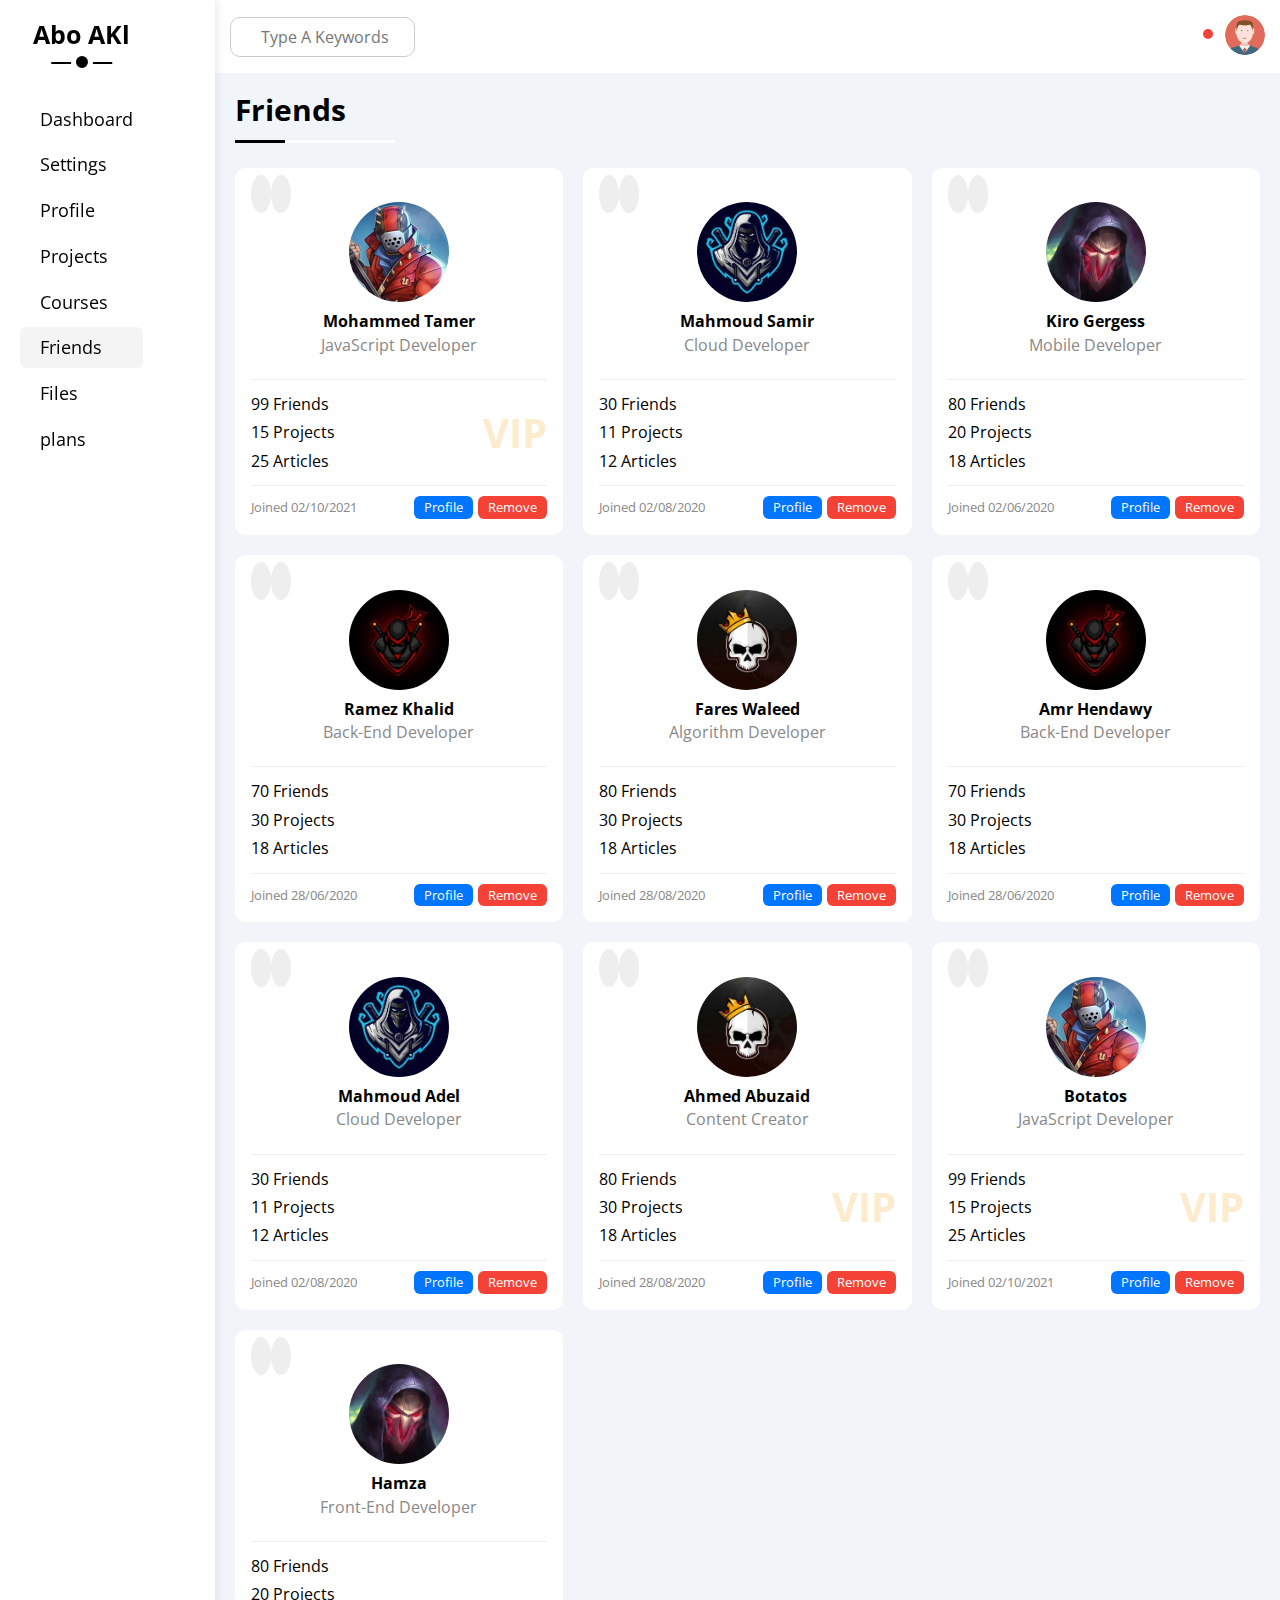
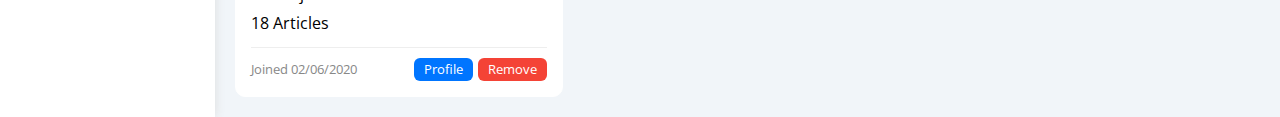
<file: friends.html>
<!DOCTYPE html>
<html lang="en" dir="ltr">
  <head>
    <meta charset="UTF-8" />
    <meta name="viewport" content="width=device-width, initial-scale=1.0" />
    <title>friends</title>
    <meta name="description" content="this is Dashboard" />
    <!-- Awesome liberary -->
    <link
      rel="stylesheet"
      href="https://cdnjs.cloudflare.com/ajax/libs/font-awesome/6.5.2/css/all.min.css"
      integrity="sha512-SnH5WK+bZxgPHs44uWIX+LLJAJ9/2PkPKZ5QiAj6Ta86w+fsb2TkcmfRyVX3pBnMFcV7oQPJkl9QevSCWr3W6A=="
      crossorigin="anonymous"
      referrerpolicy="no-referrer"
    />
    <!-- normalize style  -->
    <link rel="stylesheet" href="css/normalize.css" />
    <!-- Google Fonts -->
    <link rel="preconnect" href="https://fonts.googleapis.com" />
    <link rel="preconnect" href="https://fonts.gstatic.com" crossorigin />
    <link
      href="https://fonts.googleapis.com/css2?family=Open+Sans:ital,wght@0,300..800;1,300..800&display=swap"
      rel="stylesheet"
    />
    <!-- CSS Framewoks -->
    <link rel="stylesheet" href="css/framewoks.css" />
    <!-- CSS Style -->
    <link rel="stylesheet" href="css/style.css" />
  </head>
  <body>
    <div class="page d-flex">
      <div class="sidebar bg-white p-20 p-relative">
        <div class="div">
          <h3 class="p-relative txt-c fs-25">Abo AKl</h3>
          <ul class="mt-15 mb-15">
            <li class="p-10 mb-5 rad-6" title="Dashboard">
              <a href="index.html" class="c-black fs-18 d-flex align-center">
                <i class="fa-regular fa-chart-bar fa-fw"></i>
                <span>Dashboard</span>
              </a>
            </li>
            <li class="p-10 mb-5 rad-6" title="settings">
              <a href="settings.html" class="c-black fs-18 d-flex align-center">
                <i class="fa-solid fa-gear fa-fw"></i>
                <span>Settings</span>
              </a>
            </li>
            <li class="p-10 mb-5 rad-6" title="profile">
              <a href="profile.html" class="c-black fs-18 d-flex align-center">
                <i class="fa-regular fa-user fa-fw"></i>
                <span>Profile</span>
              </a>
            </li>
            <li class="p-10 mb-5 rad-6" title="Projects">
              <a href="projects.html" class="c-black fs-18 d-flex align-center">
                <i class="fa-solid fa-diagram-project fa-fw"></i>
                <span>Projects</span>
              </a>
            </li>
            <li class="p-10 mb-5 rad-6" title="Courses">
              <a href="courses.html" class="c-black fs-18 d-flex align-center">
                <i class="fa-solid fa-graduation-cap fa-fw"></i>
                <span>Courses</span>
              </a>
            </li>
            <li class="active p-10 mb-5 rad-6" title="Friends">
              <a href="friends.html" class="c-black fs-18 d-flex align-center">
                <i class="fa-regular fa-circle-user fa-fw"></i>
                <span>Friends</span>
              </a>
            </li>
            <li class="p-10 mb-5 rad-6" title="Files">
              <a href="files.html" class="c-black fs-18 d-flex align-center">
                <i class="fa-regular fa-file fa-fw"></i>
                <span>Files</span>
              </a>
            </li>
            <li class="p-10 mb-5 rad-6" title="Plans">
              <a href="plans.html" class="c-black fs-18 d-flex align-center">
                <i class="fa-regular fa-credit-card fa-fw"></i>
                <span>plans</span>
              </a>
            </li>
          </ul>
        </div>
      </div>
      <div class="content-area w-full">
        <header class="between-flex bg-white h-74 p-15">
          <div class="search p-relative">
            <input
              type="search"
              name="search"
              placeholder="Type A Keywords"
              class="p-10 rad-10 border-ccc"
            />
          </div>
          <div class="image between-flex gap-10">
            <span class="notification p-relative">
              <i class="fa-regular fa-bell fa-lg"></i>
            </span>
            <a href="profile.html"
              ><img src="image/avatar.png" loading="lazy" alt="avatar"
            /></a>
          </div>
        </header>
        <h1 class="p-relative fw-bold fs-30 h1">Friends</h1>
        <div class="boxs-friends d-grid gap-10">
          <div class="box-friend rad-10 bg-white p-15 border-white p-relative">
            <div class="contact">
              <i class="fa-solid fa-phone"></i>
              <i class="fa-regular fa-envelope"></i>
            </div>
            <div class="avatar txt-c mb-25">
              <img
                src="image/friend-01.png"
                alt="Friends"
                class="d-block mb-15"
              />
              <p class="txt-c mb-5">Mohammed Tamer</p>
              <span class="d-block c-grey">JavaScript Developer</span>
            </div>
            <div class="text between-flex mb-10 pt-15 pb-15">
              <div class="friends">
                <div class="mb-10">
                  <i class="fa-regular fa-face-smile fa-fw"></i>
                  <span>99 Friends</span>
                </div>
                <div class="mb-10">
                  <i class="fa-solid fa-code-commit fa-fw"></i>
                  <span>15 Projects</span>
                </div>
                <div>
                  <i class="fa-regular fa-newspaper fa-fw"></i>
                  <span>25 Articles</span>
                </div>
              </div>
              <p class="fs-40 fw-bold c-orange opacity">VIP</p>
            </div>
            <div class="foot between-flex fs-13">
              <span class="fs-13 c-grey">Joined 02/10/2021</span>
              <div class="links d-flex">
                <a href="#" class="btn-shape bg-blue c-white mr-5">Profile</a>
                <a href="#" class="btn-shape bg-red c-white">Remove</a>
              </div>
            </div>
          </div>
          <div class="box-friend rad-10 bg-white p-15 border-white p-relative">
            <div class="contact">
              <i class="fa-solid fa-phone"></i>
              <i class="fa-regular fa-envelope"></i>
            </div>
            <div class="avatar txt-c mb-25">
              <img
                src="image/friend-02.png"
                alt="Friends"
                class="d-block mb-15"
              />
              <p class="txt-c mb-5">Mahmoud Samir</p>
              <span class="d-block c-grey">Cloud Developer</span>
            </div>
            <div class="text between-flex mb-10 pt-15 pb-15">
              <div class="friends">
                <div class="mb-10">
                  <i class="fa-regular fa-face-smile fa-fw"></i>
                  <span>30 Friends</span>
                </div>
                <div class="mb-10">
                  <i class="fa-solid fa-code-commit fa-fw"></i>
                  <span>11 Projects</span>
                </div>
                <div>
                  <i class="fa-regular fa-newspaper fa-fw"></i>
                  <span>12 Articles</span>
                </div>
              </div>
            </div>
            <div class="foot between-flex fs-13">
              <span class="fs-13 c-grey">Joined 02/08/2020</span>
              <div class="links d-flex">
                <a href="#" class="btn-shape bg-blue c-white mr-5">Profile</a>
                <a href="#" class="btn-shape bg-red c-white">Remove</a>
              </div>
            </div>
          </div>
          <div class="box-friend rad-10 bg-white p-15 border-white p-relative">
            <div class="contact">
              <i class="fa-solid fa-phone"></i>
              <i class="fa-regular fa-envelope"></i>
            </div>
            <div class="avatar txt-c mb-25">
              <img
                src="image/friend-03.png"
                alt="Friends"
                class="d-block mb-15"
              />
              <p class="txt-c mb-5">Kiro Gergess</p>
              <span class="d-block c-grey">Mobile Developer</span>
            </div>
            <div class="text between-flex mb-10 pt-15 pb-15">
              <div class="friends">
                <div class="mb-10">
                  <i class="fa-regular fa-face-smile fa-fw"></i>
                  <span>80 Friends</span>
                </div>
                <div class="mb-10">
                  <i class="fa-solid fa-code-commit fa-fw"></i>
                  <span>20 Projects</span>
                </div>
                <div>
                  <i class="fa-regular fa-newspaper fa-fw"></i>
                  <span>18 Articles</span>
                </div>
              </div>
            </div>
            <div class="foot between-flex fs-13">
              <span class="fs-13 c-grey">Joined 02/06/2020</span>
              <div class="links d-flex">
                <a href="#" class="btn-shape bg-blue c-white mr-5">Profile</a>
                <a href="#" class="btn-shape bg-red c-white">Remove</a>
              </div>
            </div>
          </div>
          <div class="box-friend rad-10 bg-white p-15 border-white p-relative">
            <div class="contact">
              <i class="fa-solid fa-phone"></i>
              <i class="fa-regular fa-envelope"></i>
            </div>
            <div class="avatar txt-c mb-25">
              <img
                src="image/friend-04.png"
                alt="Friends"
                class="d-block mb-15"
              />
              <p class="txt-c mb-5">Ramez Khalid</p>
              <span class="d-block c-grey">Back-End Developer</span>
            </div>
            <div class="text between-flex mb-10 pt-15 pb-15">
              <div class="friends">
                <div class="mb-10">
                  <i class="fa-regular fa-face-smile fa-fw"></i>
                  <span>70 Friends</span>
                </div>
                <div class="mb-10">
                  <i class="fa-solid fa-code-commit fa-fw"></i>
                  <span>30 Projects</span>
                </div>
                <div>
                  <i class="fa-regular fa-newspaper fa-fw"></i>
                  <span>18 Articles</span>
                </div>
              </div>
            </div>
            <div class="foot between-flex fs-13">
              <span class="fs-13 c-grey">Joined 28/06/2020</span>
              <div class="links d-flex">
                <a href="#" class="btn-shape bg-blue c-white mr-5">Profile</a>
                <a href="#" class="btn-shape bg-red c-white">Remove</a>
              </div>
            </div>
          </div>
          <div class="box-friend rad-10 bg-white p-15 border-white p-relative">
            <div class="contact">
              <i class="fa-solid fa-phone"></i>
              <i class="fa-regular fa-envelope"></i>
            </div>
            <div class="avatar txt-c mb-25">
              <img
                src="image/friend-05.png"
                alt="Friends"
                class="d-block mb-15"
              />
              <p class="txt-c mb-5">Fares Waleed</p>
              <span class="d-block c-grey">Algorithm Developer</span>
            </div>
            <div class="text between-flex mb-10 pt-15 pb-15">
              <div class="friends">
                <div class="mb-10">
                  <i class="fa-regular fa-face-smile fa-fw"></i>
                  <span>80 Friends</span>
                </div>
                <div class="mb-10">
                  <i class="fa-solid fa-code-commit fa-fw"></i>
                  <span>30 Projects</span>
                </div>
                <div>
                  <i class="fa-regular fa-newspaper fa-fw"></i>
                  <span>18 Articles</span>
                </div>
              </div>
            </div>
            <div class="foot between-flex fs-13">
              <span class="fs-13 c-grey">Joined 28/08/2020</span>
              <div class="links d-flex">
                <a href="#" class="btn-shape bg-blue c-white mr-5">Profile</a>
                <a href="#" class="btn-shape bg-red c-white">Remove</a>
              </div>
            </div>
          </div>
          <div class="box-friend rad-10 bg-white p-15 border-white p-relative">
            <div class="contact">
              <i class="fa-solid fa-phone"></i>
              <i class="fa-regular fa-envelope"></i>
            </div>
            <div class="avatar txt-c mb-25">
              <img
                src="image/friend-04.png"
                alt="Friends"
                class="d-block mb-15"
              />
              <p class="txt-c mb-5">Amr Hendawy</p>
              <span class="d-block c-grey">Back-End Developer</span>
            </div>
            <div class="text between-flex mb-10 pt-15 pb-15">
              <div class="friends">
                <div class="mb-10">
                  <i class="fa-regular fa-face-smile fa-fw"></i>
                  <span>70 Friends</span>
                </div>
                <div class="mb-10">
                  <i class="fa-solid fa-code-commit fa-fw"></i>
                  <span>30 Projects</span>
                </div>
                <div>
                  <i class="fa-regular fa-newspaper fa-fw"></i>
                  <span>18 Articles</span>
                </div>
              </div>
            </div>
            <div class="foot between-flex fs-13">
              <span class="fs-13 c-grey">Joined 28/06/2020</span>
              <div class="links d-flex">
                <a href="#" class="btn-shape bg-blue c-white mr-5">Profile</a>
                <a href="#" class="btn-shape bg-red c-white">Remove</a>
              </div>
            </div>
          </div>
          <div class="box-friend rad-10 bg-white p-15 border-white p-relative">
            <div class="contact">
              <i class="fa-solid fa-phone"></i>
              <i class="fa-regular fa-envelope"></i>
            </div>
            <div class="avatar txt-c mb-25">
              <img
                src="image/friend-02.png"
                alt="Friends"
                class="d-block mb-15"
              />
              <p class="txt-c mb-5">Mahmoud Adel</p>
              <span class="d-block c-grey">Cloud Developer</span>
            </div>
            <div class="text between-flex mb-10 pt-15 pb-15">
              <div class="friends">
                <div class="mb-10">
                  <i class="fa-regular fa-face-smile fa-fw"></i>
                  <span>30 Friends</span>
                </div>
                <div class="mb-10">
                  <i class="fa-solid fa-code-commit fa-fw"></i>
                  <span>11 Projects</span>
                </div>
                <div>
                  <i class="fa-regular fa-newspaper fa-fw"></i>
                  <span>12 Articles</span>
                </div>
              </div>
            </div>
            <div class="foot between-flex fs-13">
              <span class="fs-13 c-grey">Joined 02/08/2020</span>
              <div class="links d-flex">
                <a href="#" class="btn-shape bg-blue c-white mr-5">Profile</a>
                <a href="#" class="btn-shape bg-red c-white">Remove</a>
              </div>
            </div>
          </div>
          <div class="box-friend rad-10 bg-white p-15 border-white p-relative">
            <div class="contact">
              <i class="fa-solid fa-phone"></i>
              <i class="fa-regular fa-envelope"></i>
            </div>
            <div class="avatar txt-c mb-25">
              <img
                src="image/friend-05.png"
                alt="Friends"
                class="d-block mb-15"
              />
              <p class="txt-c mb-5">Ahmed Abuzaid</p>
              <span class="d-block c-grey">Content Creator</span>
            </div>
            <div class="text between-flex mb-10 pt-15 pb-15">
              <div class="friends">
                <div class="mb-10">
                  <i class="fa-regular fa-face-smile fa-fw"></i>
                  <span>80 Friends</span>
                </div>
                <div class="mb-10">
                  <i class="fa-solid fa-code-commit fa-fw"></i>
                  <span>30 Projects</span>
                </div>
                <div>
                  <i class="fa-regular fa-newspaper fa-fw"></i>
                  <span>18 Articles</span>
                </div>
              </div>
              <p class="fs-40 fw-bold c-orange opacity">VIP</p>
            </div>
            <div class="foot between-flex fs-13">
              <span class="fs-13 c-grey">Joined 28/08/2020</span>
              <div class="links d-flex">
                <a href="#" class="btn-shape bg-blue c-white mr-5">Profile</a>
                <a href="#" class="btn-shape bg-red c-white">Remove</a>
              </div>
            </div>
          </div>
          <div class="box-friend rad-10 bg-white p-15 border-white p-relative">
            <div class="contact">
              <i class="fa-solid fa-phone"></i>
              <i class="fa-regular fa-envelope"></i>
            </div>
            <div class="avatar txt-c mb-25">
              <img
                src="image/friend-01.png"
                alt="Friends"
                class="d-block mb-15"
              />
              <p class="txt-c mb-5">Botatos</p>
              <span class="d-block c-grey">JavaScript Developer</span>
            </div>
            <div class="text between-flex mb-10 pt-15 pb-15">
              <div class="friends">
                <div class="mb-10">
                  <i class="fa-regular fa-face-smile fa-fw"></i>
                  <span>99 Friends</span>
                </div>
                <div class="mb-10">
                  <i class="fa-solid fa-code-commit fa-fw"></i>
                  <span>15 Projects</span>
                </div>
                <div>
                  <i class="fa-regular fa-newspaper fa-fw"></i>
                  <span>25 Articles</span>
                </div>
              </div>
              <p class="fs-40 fw-bold c-orange opacity">VIP</p>
            </div>
            <div class="foot between-flex fs-13">
              <span class="fs-13 c-grey">Joined 02/10/2021</span>
              <div class="links d-flex">
                <a href="#" class="btn-shape bg-blue c-white mr-5">Profile</a>
                <a href="#" class="btn-shape bg-red c-white">Remove</a>
              </div>
            </div>
          </div>
          <div class="box-friend rad-10 bg-white p-15 border-white p-relative">
            <div class="contact">
              <i class="fa-solid fa-phone"></i>
              <i class="fa-regular fa-envelope"></i>
            </div>
            <div class="avatar txt-c mb-25">
              <img
                src="image/friend-03.png"
                alt="Friends"
                class="d-block mb-15"
              />
              <p class="txt-c mb-5">Hamza</p>
              <span class="d-block c-grey">Front-End Developer</span>
            </div>
            <div class="text between-flex mb-10 pt-15 pb-15">
              <div class="friends">
                <div class="mb-10">
                  <i class="fa-regular fa-face-smile fa-fw"></i>
                  <span>80 Friends</span>
                </div>
                <div class="mb-10">
                  <i class="fa-solid fa-code-commit fa-fw"></i>
                  <span>20 Projects</span>
                </div>
                <div>
                  <i class="fa-regular fa-newspaper fa-fw"></i>
                  <span>18 Articles</span>
                </div>
              </div>
            </div>
            <div class="foot between-flex fs-13">
              <span class="fs-13 c-grey">Joined 02/06/2020</span>
              <div class="links d-flex">
                <a href="#" class="btn-shape bg-blue c-white mr-5">Profile</a>
                <a href="#" class="btn-shape bg-red c-white">Remove</a>
              </div>
            </div>
          </div>
        </div>
      </div>
    </div>
  </body>
</html>
</file>
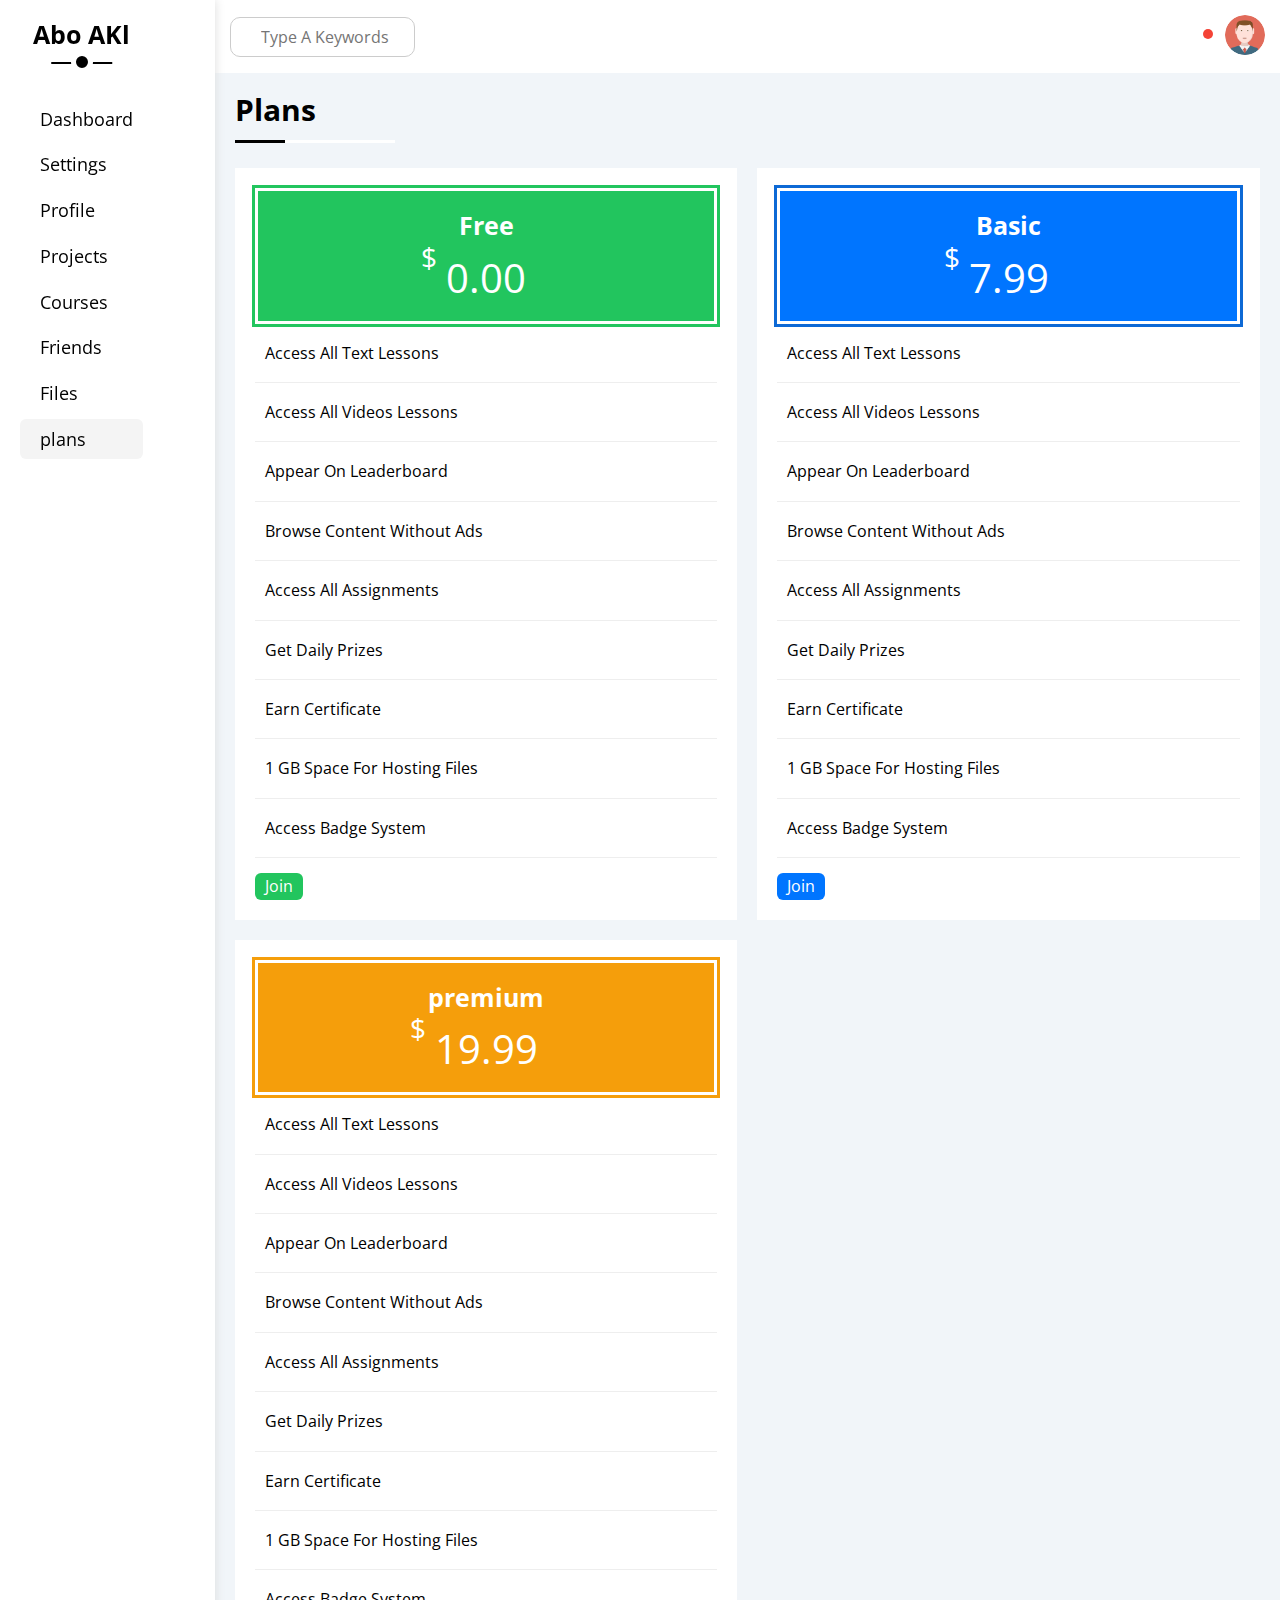
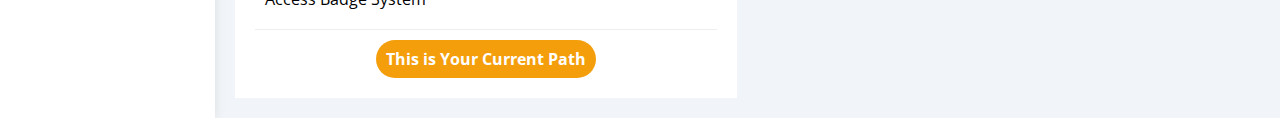
<file: plans.html>
<!DOCTYPE html>
<html lang="en" dir="ltr">
  <head>
    <meta charset="UTF-8" />
    <meta name="viewport" content="width=device-width, initial-scale=1.0" />
    <title>Plans</title>
    <meta name="description" content="this is Dashboard" />
    <!-- Awesome liberary -->
    <link
      rel="stylesheet"
      href="https://cdnjs.cloudflare.com/ajax/libs/font-awesome/6.5.2/css/all.min.css"
      integrity="sha512-SnH5WK+bZxgPHs44uWIX+LLJAJ9/2PkPKZ5QiAj6Ta86w+fsb2TkcmfRyVX3pBnMFcV7oQPJkl9QevSCWr3W6A=="
      crossorigin="anonymous"
      referrerpolicy="no-referrer"
    />
    <!-- normalize style  -->
    <link rel="stylesheet" href="css/normalize.css" />
    <!-- Google Fonts -->
    <link rel="preconnect" href="https://fonts.googleapis.com" />
    <link rel="preconnect" href="https://fonts.gstatic.com" crossorigin />
    <link
      href="https://fonts.googleapis.com/css2?family=Open+Sans:ital,wght@0,300..800;1,300..800&display=swap"
      rel="stylesheet"
    />
    <!-- CSS Framewoks -->
    <link rel="stylesheet" href="css/framewoks.css" />
    <!-- CSS Style -->
    <link rel="stylesheet" href="css/style.css" />
  </head>
  <body>
    <div class="page d-flex">
      <div class="sidebar bg-white p-20 p-relative">
        <div class="div">
          <h3 class="p-relative txt-c fs-25">Abo AKl</h3>
          <ul class="mt-15 mb-15">
            <li class="p-10 mb-5 rad-6" title="Dashboard">
              <a href="index.html" class="c-black fs-18 d-flex align-center">
                <i class="fa-regular fa-chart-bar fa-fw"></i>
                <span>Dashboard</span>
              </a>
            </li>
            <li class="p-10 mb-5 rad-6" title="settings">
              <a href="settings.html" class="c-black fs-18 d-flex align-center">
                <i class="fa-solid fa-gear fa-fw"></i>
                <span>Settings</span>
              </a>
            </li>
            <li class="p-10 mb-5 rad-6" title="Profile">
              <a href="profile.html" class="c-black fs-18 d-flex align-center">
                <i class="fa-regular fa-user fa-fw"></i>
                <span>Profile</span>
              </a>
            </li>
            <li class="p-10 mb-5 rad-6" title="Projects">
              <a href="projects.html" class="c-black fs-18 d-flex align-center">
                <i class="fa-solid fa-diagram-project fa-fw"></i>
                <span>Projects</span>
              </a>
            </li>
            <li class="p-10 mb-5 rad-6" title="Courses">
              <a href="courses.html" class="c-black fs-18 d-flex align-center">
                <i class="fa-solid fa-graduation-cap fa-fw"></i>
                <span>Courses</span>
              </a>
            </li>
            <li class="p-10 mb-5 rad-6" title="Friends">
              <a href="friends.html" class="c-black fs-18 d-flex align-center">
                <i class="fa-regular fa-circle-user fa-fw"></i>
                <span>Friends</span>
              </a>
            </li>
            <li class="p-10 mb-5 rad-6" title="Files">
              <a href="files.html" class="c-black fs-18 d-flex align-center">
                <i class="fa-regular fa-file fa-fw"></i>
                <span>Files</span>
              </a>
            </li>
            <li class="active p-10 mb-5 rad-6" title="plans">
              <a href="plans.html" class="c-black fs-18 d-flex align-center">
                <i class="fa-regular fa-credit-card fa-fw"></i>
                <span>plans</span>
              </a>
            </li>
          </ul>
        </div>
      </div>
      <div class="content-area w-full">
        <header class="between-flex bg-white h-74 p-15">
          <div class="search p-relative">
            <input
              type="search"
              name="search"
              placeholder="Type A Keywords"
              class="p-10 rad-10 border-ccc"
            />
          </div>
          <div class="image between-flex gap-10">
            <span class="notification p-relative">
              <i class="fa-regular fa-bell fa-lg"></i>
            </span>
            <a href="profile.html"
              ><img src="image/avatar.png" loading="lazy" alt="avatar"
            /></a>
          </div>
        </header>
        <h1 class="p-relative fw-bold fs-30 h1">Plans</h1>
        <div class="wrapper d-grid gap-20">
          <div class="plans bg-white p-20">
            <div class="top bg-green c-white green txt-c">
              <p class="fs-18 fw-bold fs-25 fw-bold mb-15">Free</p>
              <span class="p-relative d-block">0.00</span>
            </div>
            <ul>
              <li>
                <i class="fa-solid fa-check fa-fw yes"></i>
                <span>Access All Text Lessons</span>
                <i class="fa-solid fa-circle-info help"></i>
              </li>
              <li>
                <i class="fa-solid fa-check fa-fw yes"></i>
                <span>Access All Videos Lessons</span>
                <i class="fa-solid fa-circle-info help"></i>
              </li>
              <li>
                <i class="fa-solid fa-check fa-fw yes"></i>
                <span>Appear On Leaderboard</span>
                <i class="fa-solid fa-circle-info help"></i>
              </li>
              <li>
                <i class="fa-solid fa-xmark fa-fw"></i>
                <span>Browse Content Without Ads</span>
                <i class="fa-solid fa-circle-info help"></i>
              </li>
              <li>
                <i class="fa-solid fa-xmark fa-fw"></i>
                <span>Access All Assignments</span>
                <i class="fa-solid fa-circle-info help"></i>
              </li>
              <li>
                <i class="fa-solid fa-xmark fa-fw"></i>
                <span>Get Daily Prizes</span>
                <i class="fa-solid fa-circle-info help"></i>
              </li>
              <li>
                <i class="fa-solid fa-xmark fa-fw"></i>
                <span>Earn Certificate</span>
                <i class="fa-solid fa-circle-info help"></i>
              </li>
              <li>
                <i class="fa-solid fa-xmark fa-fw"></i>
                <span>1 GB Space For Hosting Files</span>
                <i class="fa-solid fa-circle-info help"></i>
              </li>
              <li>
                <i class="fa-solid fa-xmark fa-fw"></i>
                <span>Access Badge System</span>
                <i class="fa-solid fa-circle-info help"></i>
              </li>
            </ul>
            <a href="#" class="btn-shape bg-green c-white d-block w-fit mt-15"
              >Join</a
            >
          </div>
          <div class="plans bg-white p-20">
            <div class="top bg-blue c-white blue txt-c">
              <p class="fs-18 fw-bold fs-25 fw-bold mb-15">Basic</p>
              <span class="p-relative d-block">7.99</span>
            </div>
            <ul>
              <li>
                <i class="fa-solid fa-check fa-fw yes"></i>
                <span>Access All Text Lessons</span>
                <i class="fa-solid fa-circle-info help"></i>
              </li>
              <li>
                <i class="fa-solid fa-check fa-fw yes"></i>
                <span>Access All Videos Lessons</span>
                <i class="fa-solid fa-circle-info help"></i>
              </li>
              <li>
                <i class="fa-solid fa-check fa-fw yes"></i>
                <span>Appear On Leaderboard</span>
                <i class="fa-solid fa-circle-info help"></i>
              </li>
              <li>
                <i class="fa-solid fa-check fa-fw yes"></i>
                <span>Browse Content Without Ads</span>
                <i class="fa-solid fa-circle-info help"></i>
              </li>
              <li>
                <i class="fa-solid fa-check fa-fw yes"></i>
                <span>Access All Assignments</span>
                <i class="fa-solid fa-circle-info help"></i>
              </li>
              <li>
                <i class="fa-solid fa-check fa-fw yes"></i>
                <span>Get Daily Prizes</span>
                <i class="fa-solid fa-circle-info help"></i>
              </li>
              <li>
                <i class="fa-solid fa-check fa-fw yes"></i>
                <span>Earn Certificate</span>
                <i class="fa-solid fa-circle-info help"></i>
              </li>
              <li>
                <i class="fa-solid fa-xmark fa-fw"></i>
                <span>1 GB Space For Hosting Files</span>
                <i class="fa-solid fa-circle-info help"></i>
              </li>
              <li>
                <i class="fa-solid fa-xmark fa-fw"></i>
                <span>Access Badge System</span>
                <i class="fa-solid fa-circle-info help"></i>
              </li>
            </ul>
            <a href="#" class="btn-shape bg-blue c-white d-block w-fit mt-15"
              >Join</a
            >
          </div>
          <div class="plans bg-white p-20">
            <div class="top bg-orange c-white orange txt-c">
              <p class="fs-25 fw-bold mb-15">premium</p>
              <span class="p-relative d-block">19.99</span>
            </div>
            <ul>
              <li>
                <i class="fa-solid fa-check fa-fw yes"></i>
                <span>Access All Text Lessons</span>
                <i class="fa-solid fa-circle-info help"></i>
              </li>
              <li>
                <i class="fa-solid fa-check fa-fw yes"></i>
                <span>Access All Videos Lessons</span>
                <i class="fa-solid fa-circle-info help"></i>
              </li>
              <li>
                <i class="fa-solid fa-check fa-fw yes"></i>
                <span>Appear On Leaderboard</span>
                <i class="fa-solid fa-circle-info help"></i>
              </li>
              <li>
                <i class="fa-solid fa-check fa-fw yes"></i>
                <span>Browse Content Without Ads</span>
                <i class="fa-solid fa-circle-info help"></i>
              </li>
              <li>
                <i class="fa-solid fa-check fa-fw yes"></i>
                <span>Access All Assignments</span>
                <i class="fa-solid fa-circle-info help"></i>
              </li>
              <li>
                <i class="fa-solid fa-check fa-fw yes"></i>
                <span>Get Daily Prizes</span>
                <i class="fa-solid fa-circle-info help"></i>
              </li>
              <li>
                <i class="fa-solid fa-check fa-fw yes"></i>
                <span>Earn Certificate</span>
                <i class="fa-solid fa-circle-info help"></i>
              </li>
              <li>
                <i class="fa-solid fa-check fa-fw yes"></i>
                <span>1 GB Space For Hosting Files</span>
                <i class="fa-solid fa-circle-info help"></i>
              </li>
              <li>
                <i class="fa-solid fa-check fa-fw yes"></i>
                <span>Access Badge System</span>
                <i class="fa-solid fa-circle-info help"></i>
              </li>
            </ul>
            <p class="txt-c mt-15 c-grey bg-orange p-10 w-fit plan-orange">
              This is Your Current Path
            </p>
          </div>
        </div>
      </div>
    </div>
  </body>
</html>
</file>
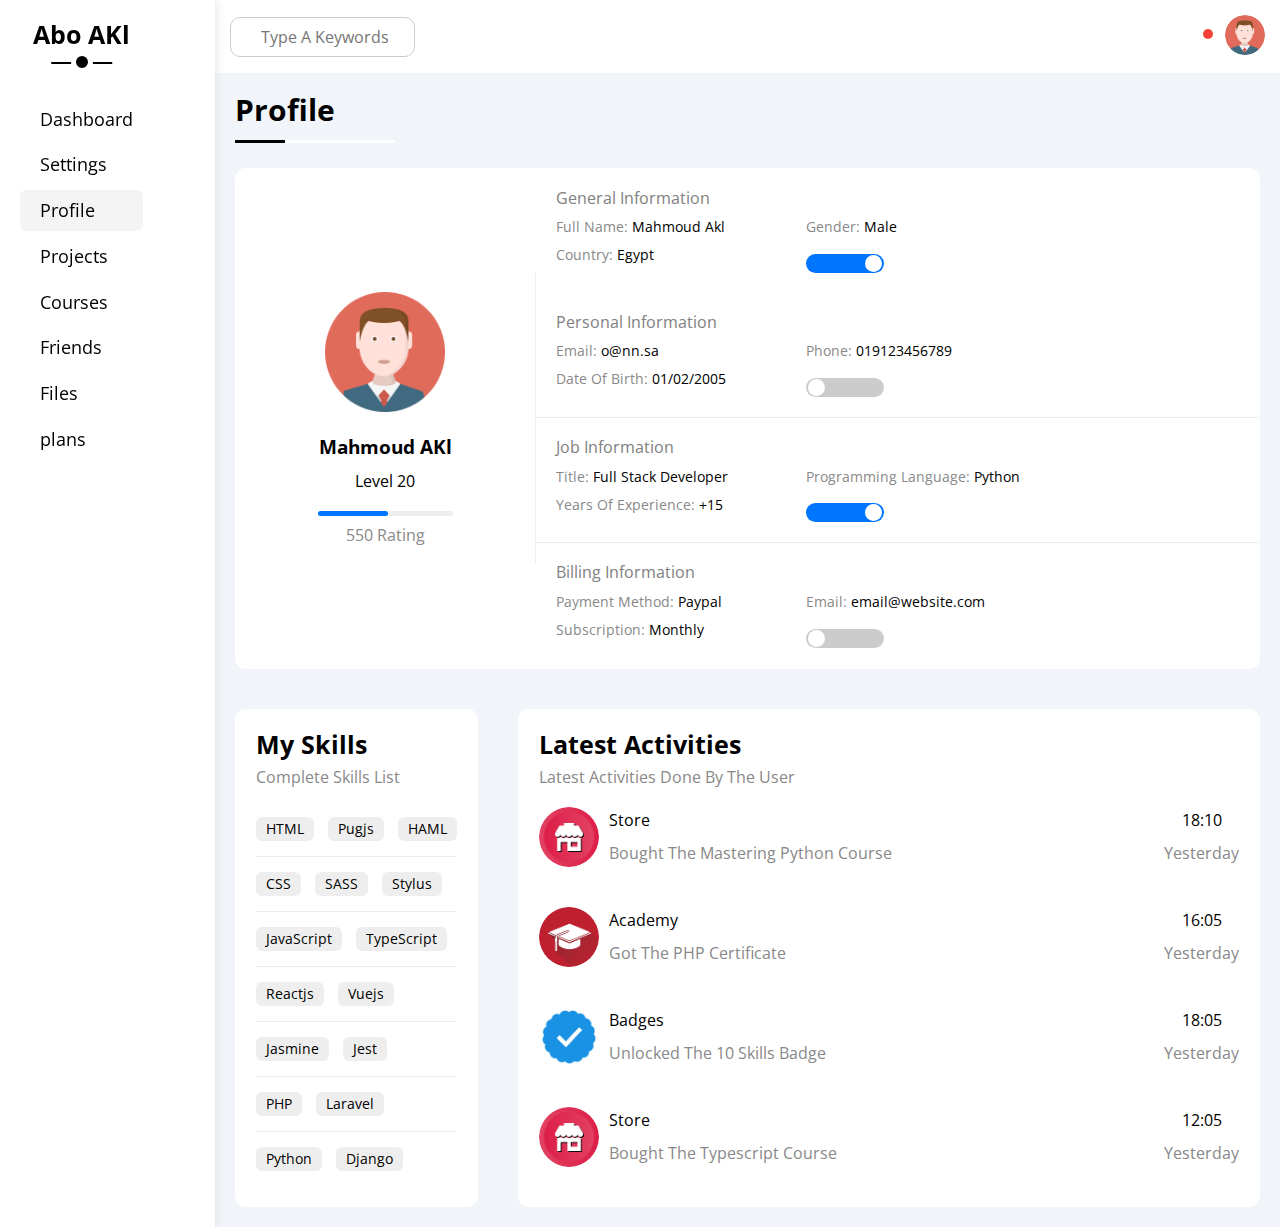
<file: profile.html>
<!DOCTYPE html>
<html lang="en" dir="ltr">
  <head>
    <meta charset="UTF-8" />
    <meta name="viewport" content="width=device-width, initial-scale=1.0" />
    <title>profile</title>
    <meta name="description" content="this is Dashboard" />
    <!-- Awesome liberary -->
    <link
      rel="stylesheet"
      href="https://cdnjs.cloudflare.com/ajax/libs/font-awesome/6.5.2/css/all.min.css"
      integrity="sha512-SnH5WK+bZxgPHs44uWIX+LLJAJ9/2PkPKZ5QiAj6Ta86w+fsb2TkcmfRyVX3pBnMFcV7oQPJkl9QevSCWr3W6A=="
      crossorigin="anonymous"
      referrerpolicy="no-referrer"
    />
    <!-- normalize style  -->
    <link rel="stylesheet" href="css/normalize.css" />
    <!-- Google Fonts -->
    <link rel="preconnect" href="https://fonts.googleapis.com" />
    <link rel="preconnect" href="https://fonts.gstatic.com" crossorigin />
    <link
      href="https://fonts.googleapis.com/css2?family=Open+Sans:ital,wght@0,300..800;1,300..800&display=swap"
      rel="stylesheet"
    />
    <!-- CSS Style -->
    <link rel="stylesheet" href="css/style.css" />
    <!-- CSS Framewoks -->
    <link rel="stylesheet" href="css/framewoks.css" />
  </head>
  <body>
    <div class="page d-flex">
      <div class="sidebar bg-white p-20 p-relative">
        <div class="div">
          <h3 class="p-relative txt-c fs-25">Abo AKl</h3>
          <ul class="mt-15 mb-15">
            <li class="p-10 mb-5 rad-6" title="Dashboard">
              <a href="index.html" class="c-black fs-18 d-flex align-center">
                <i class="fa-regular fa-chart-bar fa-fw"></i>
                <span>Dashboard</span>
              </a>
            </li>
            <li class="p-10 mb-5 rad-6" title="settings">
              <a href="settings.html" class="c-black fs-18 d-flex align-center">
                <i class="fa-solid fa-gear fa-fw"></i>
                <span>Settings</span>
              </a>
            </li>
            <li class="active p-10 mb-5 rad-6" title="profile">
              <a href="profile.html" class="c-black fs-18 d-flex align-center">
                <i class="fa-regular fa-user fa-fw"></i>
                <span>Profile</span>
              </a>
            </li>
            <li class="p-10 mb-5 rad-6" title="projects">
              <a href="projects.html" class="c-black fs-18 d-flex align-center">
                <i class="fa-solid fa-diagram-project fa-fw"></i>
                <span>Projects</span>
              </a>
            </li>
            <li class="p-10 mb-5 rad-6" title="courses">
              <a href="courses.html" class="c-black fs-18 d-flex align-center">
                <i class="fa-solid fa-graduation-cap fa-fw"></i>
                <span>Courses</span>
              </a>
            </li>
            <li class="p-10 mb-5 rad-6" title="friends">
              <a href="friends.html" class="c-black fs-18 d-flex align-center">
                <i class="fa-regular fa-circle-user fa-fw"></i>
                <span>Friends</span>
              </a>
            </li>
            <li class="p-10 mb-5 rad-6" title="files">
              <a href="files.html" class="c-black fs-18 d-flex align-center">
                <i class="fa-regular fa-file fa-fw"></i>
                <span>Files</span>
              </a>
            </li>
            <li class="p-10 mb-5 rad-6" title="plans">
              <a href="plans.html" class="c-black fs-18 d-flex align-center">
                <i class="fa-regular fa-credit-card fa-fw"></i>
                <span>plans</span>
              </a>
            </li>
          </ul>
        </div>
      </div>
      <div class="content-area w-full">
        <header class="between-flex bg-white h-74 p-15">
          <div class="search p-relative">
            <input
              type="search"
              name="search"
              placeholder="Type A Keywords"
              class="p-10 rad-10 border-ccc"
            />
          </div>
          <div class="image between-flex gap-10">
            <span class="notification p-relative">
              <i class="fa-regular fa-bell fa-lg"></i>
            </span>
            <a href="profile.html"
              ><img src="image/avatar.png" loading="lazy" alt="avatar"
            /></a>
          </div>
        </header>
        <h1 class="p-relative fw-bold fs-30 h1">Profile</h1>
        <div
          class="boxs-profil d-flex align-center rad-10 bg-white border-white m-20 txt-c-mobile"
        >
          <div class="avatar txt-c">
            <img src="image/avatar.png" alt="Avater" class="mb-20" />
            <h3>Mahmoud AKl</h3>
            <div class="level mt-15 mb-20">
              <span class="d-block">Level 20</span>
            </div>
            <div class="rating">
              <span class="d-block bg-blue" style="width: 70px"></span>
            </div>
            <div class="stars mt-10 mb-10">
              <i class="fa-solid fa-star c-orange fs-13"></i>
              <i class="fa-solid fa-star c-orange fs-13"></i>
              <i class="fa-solid fa-star c-orange fs-13"></i>
              <i class="fa-solid fa-star c-orange fs-13"></i>
              <i class="fa-solid fa-star c-orange fs-13"></i>
            </div>
            <span class="c-grey d-block">550 Rating</span>
          </div>
          <div class="boxs border w-full f-wra flex">
            <div class="box d-flex align-center f-wrap">
              <h4 class="w-full">General Information</h4>
              <div>
                <span class="c-grey">Full Name:</span>
                <span>Mahmoud Akl</span>
              </div>
              <div>
                <span class="c-grey">Gender:</span>
                <span>Male</span>
              </div>
              <div>
                <span class="c-grey">Country:</span>
                <span>Egypt</span>
              </div>
              <div class="profile-checkbox-toggle">
                <label>
                  <input type="checkbox" class="toggle-checkbox" checked />
                  <div class="toggle-switch"></div>
                </label>
              </div>
            </div>
            <div class="box border d-flex align-center f-wrap">
              <h4 class="w-full">Personal Information</h4>
              <div>
                <span class="c-grey">Email:</span>
                <span>o@nn.sa</span>
              </div>
              <div>
                <span class="c-grey">Phone:</span>
                <span>019123456789</span>
              </div>
              <div>
                <span class="c-grey">Date Of Birth:</span>
                <span>01/02/2005</span>
              </div>
              <div class="profile-checkbox-toggle">
                <label>
                  <input type="checkbox" class="toggle-checkbox" />
                  <div class="toggle-switch"></div>
                </label>
              </div>
            </div>
            <div class="box border d-flex align-center f-wrap">
              <h4 class="w-full">Job Information</h4>
              <div>
                <span class="c-grey">Title:</span>
                <span>Full Stack Developer</span>
              </div>
              <div>
                <span class="c-grey">Programming Language:</span>
                <span>Python</span>
              </div>
              <div>
                <span class="c-grey">Years Of Experience:</span>
                <span>+15</span>
              </div>
              <div class="profile-checkbox-toggle">
                <label>
                  <input type="checkbox" class="toggle-checkbox" checked />
                  <div class="toggle-switch"></div>
                </label>
              </div>
            </div>
            <div class="box border d-flex align-center f-wrap">
              <h4 class="w-full">Billing Information</h4>
              <div>
                <span class="c-grey">Payment Method:</span>
                <span>Paypal</span>
              </div>
              <div>
                <span class="c-grey">Email:</span>
                <span>email@website.com</span>
              </div>
              <div>
                <span class="c-grey">Subscription:</span>
                <span>Monthly</span>
              </div>
              <div class="profile-checkbox-toggle">
                <label>
                  <input type="checkbox" class="toggle-checkbox" />
                  <div class="toggle-switch"></div>
                </label>
              </div>
            </div>
          </div>
        </div>
        <div class="skills-activities d-flex txt-c-mobile ">
          <div class="box-skills rad-10 bg-white border-white m-20 p-20">
            <h3 class="fs-25 mb-10">My Skills</h3>
            <p class="c-grey fs-15 mb-15">Complete Skills List</p>
            <ul class="mt-0 txt-c-mobile">
              <li>
                <span>HTML</span>
                <span>Pugjs</span>
                <span>HAML</span>
              </li>
              <li>
                <span>CSS</span>
                <span>SASS</span>
                <span>Stylus</span>
              </li>
              <li>
                <span>JavaScript</span>
                <span>TypeScript</span>
              </li>
              <li>
                <span>Reactjs</span>
                <span>Vuejs</span>
              </li>
              <li>
                <span>Jasmine</span>
                <span>Jest</span>
              </li>
              <li>
                <span>PHP</span>
                <span>Laravel</span>
              </li>
              <li>
                <span>Python</span>
                <span>Django</span>
              </li>
            </ul>
          </div>
          <div
            class="box-activites rad-10 bg-white border-white m-20 flex p-20 "
          >
            <h3 class="fs-25 mb-10">Latest Activities</h3>
            <p class="fs-15 c-grey mb-20">Latest Activities Done By The User</p>
            <div class="box-active d-flex align-center mb-20 pb-20 ">
                <img src="image/activity-01.png" alt="activity" />
                <div class="text flex">
                  <span class="mb-15 d-block">Store</span>
                  <p class="c-grey">Bought The Mastering Python Course</p>
                </div>
                <div class="time txt-c">
                  18:10
                  <span class="d-block c-grey mt-15">Yesterday</span>
                </div>
              </div>
              <div class="box-active d-flex align-center mb-20 pb-20">
                <img src="image/activity-02.png" alt="activity" />
                <div class="text flex">
                  <span class="mb-15 d-block">Academy</span>
                  <p class="c-grey">Got The PHP Certificate</p>
                </div>
                <div class="time txt-c">
                  16:05
                  <span class="d-block c-grey mt-15">Yesterday</span>
                </div>
              </div>
              <div class="box-active d-flex align-center mb-20 pb-20">
                <img src="image/activity-03.png" alt="activity" />
                <div class="text flex">
                  <span class="mb-15 d-block">Badges</span>
                  <p class="c-grey">Unlocked The 10 Skills Badge</p>
                </div>
                <div class="time txt-c">
                  18:05
                  <span class="d-block c-grey mt-15">Yesterday</span>
                </div>
              </div>
              <div class="box-active d-flex align-center ">
                <img src="image/activity-01.png" alt="activity" />
                <div class="text flex">
                  <span class="mb-15 d-block">Store</span>
                  <p class="c-grey">Bought The Typescript Course</p>
                </div>
                <div class="time txt-c">
                  12:05
                  <span class="d-block c-grey mt-15">Yesterday</span>
                </div>
              </div>            
            </div>
          </div>
        </div>
      </div>
    </div>
  </body>
</html>
</file>
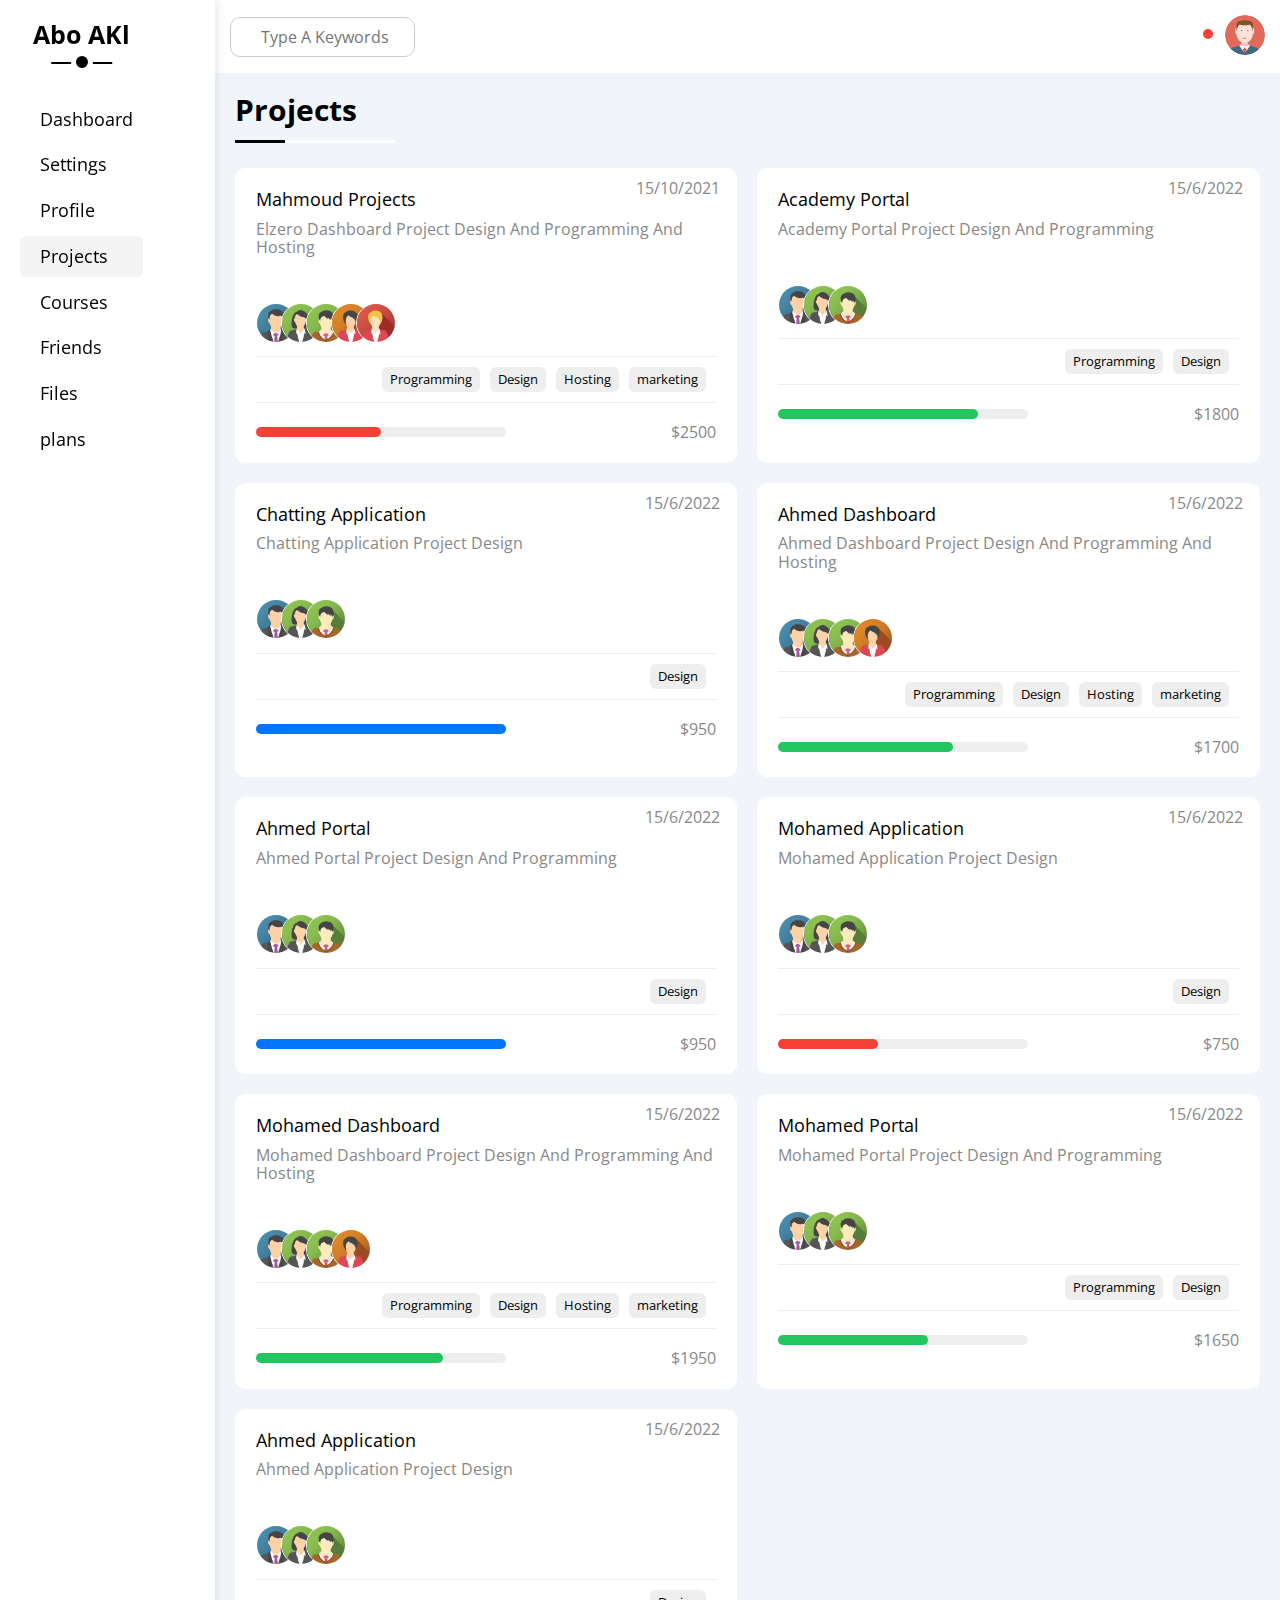
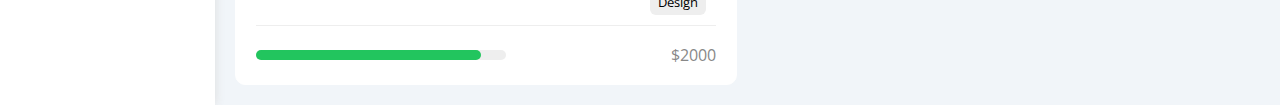
<file: projects.html>
<!DOCTYPE html>
<html lang="en" dir="ltr">
  <head>
    <meta charset="UTF-8" />
    <meta name="viewport" content="width=device-width, initial-scale=1.0" />
    <title>projects</title>
    <meta name="description" content="this is Dashboard" />
    <!-- Awesome liberary -->
    <link
      rel="stylesheet"
      href="https://cdnjs.cloudflare.com/ajax/libs/font-awesome/6.5.2/css/all.min.css"
      integrity="sha512-SnH5WK+bZxgPHs44uWIX+LLJAJ9/2PkPKZ5QiAj6Ta86w+fsb2TkcmfRyVX3pBnMFcV7oQPJkl9QevSCWr3W6A=="
      crossorigin="anonymous"
      referrerpolicy="no-referrer"
    />
    <!-- normalize style  -->
    <link rel="stylesheet" href="css/normalize.css" />
    <!-- Google Fonts -->
    <link rel="preconnect" href="https://fonts.googleapis.com" />
    <link rel="preconnect" href="https://fonts.gstatic.com" crossorigin />
    <link
      href="https://fonts.googleapis.com/css2?family=Open+Sans:ital,wght@0,300..800;1,300..800&display=swap"
      rel="stylesheet"
    />
    <!-- CSS Framewoks -->
    <link rel="stylesheet" href="css/framewoks.css" />
    <!-- CSS Style -->
    <link rel="stylesheet" href="css/style.css" />
  </head>
  <body>
    <div class="page d-flex">
      <div class="sidebar bg-white p-20 p-relative">
        <div class="div">
          <h3 class="p-relative txt-c fs-25">Abo AKl</h3>
          <ul class="mt-15 mb-15">
            <li class="p-10 mb-5 rad-6" title="Dashboard">
              <a href="index.html" class="c-black fs-18 d-flex align-center">
                <i class="fa-regular fa-chart-bar fa-fw"></i>
                <span>Dashboard</span>
              </a>
            </li>
            <li class="p-10 mb-5 rad-6" title="settings">
              <a href="settings.html" class="c-black fs-18 d-flex align-center">
                <i class="fa-solid fa-gear fa-fw"></i>
                <span>Settings</span>
              </a>
            </li>
            <li class="p-10 mb-5 rad-6" title="profile">
              <a href="profile.html" class="c-black fs-18 d-flex align-center">
                <i class="fa-regular fa-user fa-fw"></i>
                <span>Profile</span>
              </a>
            </li>
            <li class="p-10 mb-5 rad-6 active" title="projects">
              <a href="projects.html" class="c-black fs-18 d-flex align-center">
                <i class="fa-solid fa-diagram-project fa-fw"></i>
                <span>Projects</span>
              </a>
            </li>
            <li class="p-10 mb-5 rad-6" title="courses">
              <a href="courses.html" class="c-black fs-18 d-flex align-center">
                <i class="fa-solid fa-graduation-cap fa-fw"></i>
                <span>Courses</span>
              </a>
            </li>
            <li class="p-10 mb-5 rad-6" title="Friends">
              <a href="friends.html" class="c-black fs-18 d-flex align-center">
                <i class="fa-regular fa-circle-user fa-fw"></i>
                <span>Friends</span>
              </a>
            </li>
            <li class="p-10 mb-5 rad-6" title="Files">
              <a href="files.html" class="c-black fs-18 d-flex align-center">
                <i class="fa-regular fa-file fa-fw"></i>
                <span>Files</span>
              </a>
            </li>
            <li class="p-10 mb-5 rad-6" title="plans">
              <a href="plans.html" class="c-black fs-18 d-flex align-center">
                <i class="fa-regular fa-credit-card fa-fw"></i>
                <span>plans</span>
              </a>
            </li>
          </ul>
        </div>
      </div>
      <div class="content-area w-full">
        <header class="between-flex bg-white h-74 p-15">
          <div class="search p-relative">
            <input
              type="search"
              name="search"
              placeholder="Type A Keywords"
              class="p-10 rad-10 border-ccc"
            />
          </div>
          <div class="image between-flex gap-10">
            <span class="notification p-relative">
              <i class="fa-regular fa-bell fa-lg"></i>
            </span>
            <a href="profile.html"
              ><img src="image/avatar.png" loading="lazy" alt="avatar"
            /></a>
          </div>
        </header>
        <h1 class="p-relative fw-bold fs-30 h1">Projects</h1>
        <div class="wrapper d-grid gap-20">
          <div
            class="projects-page rad-10 bg-white p-20 border-white p-relative"
          >
            <span class="date c-grey">15/10/2021</span>
            <div class="text">
              <span class="d-block fs-18 mb-10">Mahmoud Projects</span>
              <p class="c-grey mt-10 mb-10">
                Elzero Dashboard Project Design And Programming And Hosting
              </p>
            </div>
            <div class="image">
              <a href="#"><img src="image/team-01.png" alt="avatar" /></a>
              <a href="#"><img src="image/team-02.png" alt="avatar" /></a>
              <a href="#"><img src="image/team-03.png" alt="avatar" /></a>
              <a href="#"><img src="image/team-04.png" alt="avatar" /></a>
              <a href="#"><img src="image/team-05.png" alt="avatar" /></a>
            </div>
            <div class="lang d-flex">
              <p class="bg-eee fs-13 rad-6 mr-10">Programming</p>
              <p class="bg-eee fs-13 rad-6 mr-10">Design</p>
              <p class="bg-eee fs-13 rad-6 mr-10">Hosting</p>
              <p class="bg-eee fs-13 rad-6 mr-10">marketing</p>
            </div>
            <div class="percentage between-flex">
              <div class="prog red rad-6">
                <span style="width: 50%" class="bg-red d-block rad-6"></span>
              </div>
              <span class="c-grey">$2500</span>
            </div>
          </div>
          <div
            class="projects-page rad-10 bg-white p-20 border-white p-relative"
          >
            <span class="date c-grey">15/6/2022</span>
            <div class="text">
              <span class="d-block fs-18 mb-10">Academy Portal</span>
              <p class="c-grey mt-10 mb-10">
                Academy Portal Project Design And Programming
              </p>
            </div>
            <div class="image">
              <a href="#"><img src="image/team-01.png" alt="avatar" /></a>
              <a href="#"><img src="image/team-02.png" alt="avatar" /></a>
              <a href="#"><img src="image/team-03.png" alt="avatar" /></a>
            </div>
            <div class="lang d-flex">
              <p class="bg-eee fs-13 rad-6 mr-10">Programming</p>
              <p class="bg-eee fs-13 rad-6 mr-10">Design</p>
            </div>
            <div class="percentage between-flex">
              <div class="prog green rad-6">
                <span style="width: 80%" class="bg-green d-block rad-6"></span>
              </div>
              <span class="c-grey">$1800</span>
            </div>
          </div>
          <div
            class="projects-page rad-10 bg-white p-20 border-white p-relative"
          >
            <span class="date c-grey">15/6/2022</span>
            <div class="text">
              <span class="d-block fs-18 mb-10">Chatting Application</span>
              <p class="c-grey mt-10 mb-10">
                Chatting Application Project Design
              </p>
            </div>
            <div class="image">
              <a href="#"><img src="image/team-01.png" alt="avatar" /></a>
              <a href="#"><img src="image/team-02.png" alt="avatar" /></a>
              <a href="#"><img src="image/team-03.png" alt="avatar" /></a>
            </div>
            <div class="lang d-flex">
              <p class="bg-eee fs-13 rad-6 mr-10">Design</p>
            </div>
            <div class="percentage between-flex">
              <div class="prog rad-6">
                <span style="width: 100%" class="bg-blue d-block rad-6"></span>
              </div>
              <span class="c-grey">$950</span>
            </div>
          </div>
          <div
            class="projects-page rad-10 bg-white p-20 border-white p-relative"
          >
            <span class="date c-grey">15/6/2022</span>
            <div class="text">
              <span class="d-block fs-18 mb-10">Ahmed Dashboard</span>
              <p class="c-grey mt-10 mb-10">
                Ahmed Dashboard Project Design And Programming And Hosting
              </p>
            </div>
            <div class="image">
              <a href="#"><img src="image/team-01.png" alt="avatar" /></a>
              <a href="#"><img src="image/team-02.png" alt="avatar" /></a>
              <a href="#"><img src="image/team-03.png" alt="avatar" /></a>
              <a href="#"><img src="image/team-04.png" alt="avatar" /></a>
            </div>
            <div class="lang d-flex">
              <p class="bg-eee fs-13 rad-6 mr-10">Programming</p>
              <p class="bg-eee fs-13 rad-6 mr-10">Design</p>
              <p class="bg-eee fs-13 rad-6 mr-10">Hosting</p>
              <p class="bg-eee fs-13 rad-6 mr-10">marketing</p>
            </div>
            <div class="percentage between-flex">
              <div class="prog rad-6">
                <span style="width: 70%" class="bg-green d-block rad-6"></span>
              </div>
              <span class="c-grey">$1700</span>
            </div>
          </div>
          <div
            class="projects-page rad-10 bg-white p-20 border-white p-relative"
          >
            <span class="date c-grey">15/6/2022</span>
            <div class="text">
              <span class="d-block fs-18 mb-10">Ahmed Portal</span>
              <p class="c-grey mt-10 mb-10">
                Ahmed Portal Project Design And Programming
              </p>
            </div>
            <div class="image">
              <a href="#"><img src="image/team-01.png" alt="avatar" /></a>
              <a href="#"><img src="image/team-02.png" alt="avatar" /></a>
              <a href="#"><img src="image/team-03.png" alt="avatar" /></a>
            </div>
            <div class="lang d-flex">
              <p class="bg-eee fs-13 rad-6 mr-10">Design</p>
            </div>
            <div class="percentage between-flex">
              <div class="prog rad-6">
                <span style="width: 100%" class="bg-blue d-block rad-6"></span>
              </div>
              <span class="c-grey">$950</span>
            </div>
          </div>
          <div
            class="projects-page rad-10 bg-white p-20 border-white p-relative"
          >
            <span class="date c-grey">15/6/2022</span>
            <div class="text">
              <span class="d-block fs-18 mb-10">Mohamed Application</span>
              <p class="c-grey mt-10 mb-10">
                Mohamed Application Project Design
              </p>
            </div>
            <div class="image">
              <a href="#"><img src="image/team-01.png" alt="avatar" /></a>
              <a href="#"><img src="image/team-02.png" alt="avatar" /></a>
              <a href="#"><img src="image/team-03.png" alt="avatar" /></a>
            </div>
            <div class="lang d-flex">
              <p class="bg-eee fs-13 rad-6 mr-10">Design</p>
            </div>
            <div class="percentage between-flex">
              <div class="prog rad-6">
                <span style="width: 40%" class="bg-red d-block rad-6"></span>
              </div>
              <span class="c-grey">$750</span>
            </div>
          </div>
          <div
            class="projects-page rad-10 bg-white p-20 border-white p-relative"
          >
            <span class="date c-grey">15/6/2022</span>
            <div class="text">
              <span class="d-block fs-18 mb-10">Mohamed Dashboard</span>
              <p class="c-grey mt-10 mb-10">
                Mohamed Dashboard Project Design And Programming And Hosting
              </p>
            </div>
            <div class="image">
              <a href="#"><img src="image/team-01.png" alt="avatar" /></a>
              <a href="#"><img src="image/team-02.png" alt="avatar" /></a>
              <a href="#"><img src="image/team-03.png" alt="avatar" /></a>
              <a href="#"><img src="image/team-04.png" alt="avatar" /></a>
            </div>
            <div class="lang d-flex">
              <p class="bg-eee fs-13 rad-6 mr-10">Programming</p>
              <p class="bg-eee fs-13 rad-6 mr-10">Design</p>
              <p class="bg-eee fs-13 rad-6 mr-10">Hosting</p>
              <p class="bg-eee fs-13 rad-6 mr-10">marketing</p>
            </div>
            <div class="percentage between-flex">
              <div class="prog rad-6">
                <span style="width: 75%" class="bg-green d-block rad-6"></span>
              </div>
              <span class="c-grey">$1950</span>
            </div>
          </div>
          <div
            class="projects-page rad-10 bg-white p-20 border-white p-relative"
          >
            <span class="date c-grey">15/6/2022</span>
            <div class="text">
              <span class="d-block fs-18 mb-10">Mohamed Portal</span>
              <p class="c-grey mt-10 mb-10">
                Mohamed Portal Project Design And Programming
              </p>
            </div>
            <div class="image">
              <a href="#"><img src="image/team-01.png" alt="avatar" /></a>
              <a href="#"><img src="image/team-02.png" alt="avatar" /></a>
              <a href="#"><img src="image/team-03.png" alt="avatar" /></a>
            </div>
            <div class="lang d-flex">
              <p class="bg-eee fs-13 rad-6 mr-10">Programming</p>
              <p class="bg-eee fs-13 rad-6 mr-10">Design</p>
            </div>
            <div class="percentage between-flex">
              <div class="prog rad-6">
                <span style="width: 60%" class="bg-green d-block rad-6"></span>
              </div>
              <span class="c-grey">$1650</span>
            </div>
          </div>
          <div
            class="projects-page rad-10 bg-white p-20 border-white p-relative"
          >
            <span class="date c-grey">15/6/2022</span>
            <div class="text">
              <span class="d-block fs-18 mb-10">Ahmed Application</span>
              <p class="c-grey mt-10 mb-10">Ahmed Application Project Design</p>
            </div>
            <div class="image">
              <a href="#"><img src="image/team-01.png" alt="avatar" /></a>
              <a href="#"><img src="image/team-02.png" alt="avatar" /></a>
              <a href="#"><img src="image/team-03.png" alt="avatar" /></a>
            </div>
            <div class="lang d-flex">
              <p class="bg-eee fs-13 rad-6 mr-10">Design</p>
            </div>
            <div class="percentage between-flex">
              <div class="prog rad-6">
                <span style="width: 90%" class="bg-green d-block rad-6"></span>
              </div>
              <span class="c-grey">$2000</span>
            </div>
          </div>
        </div>
      </div>
    </div>
  </body>
</html>
</file>
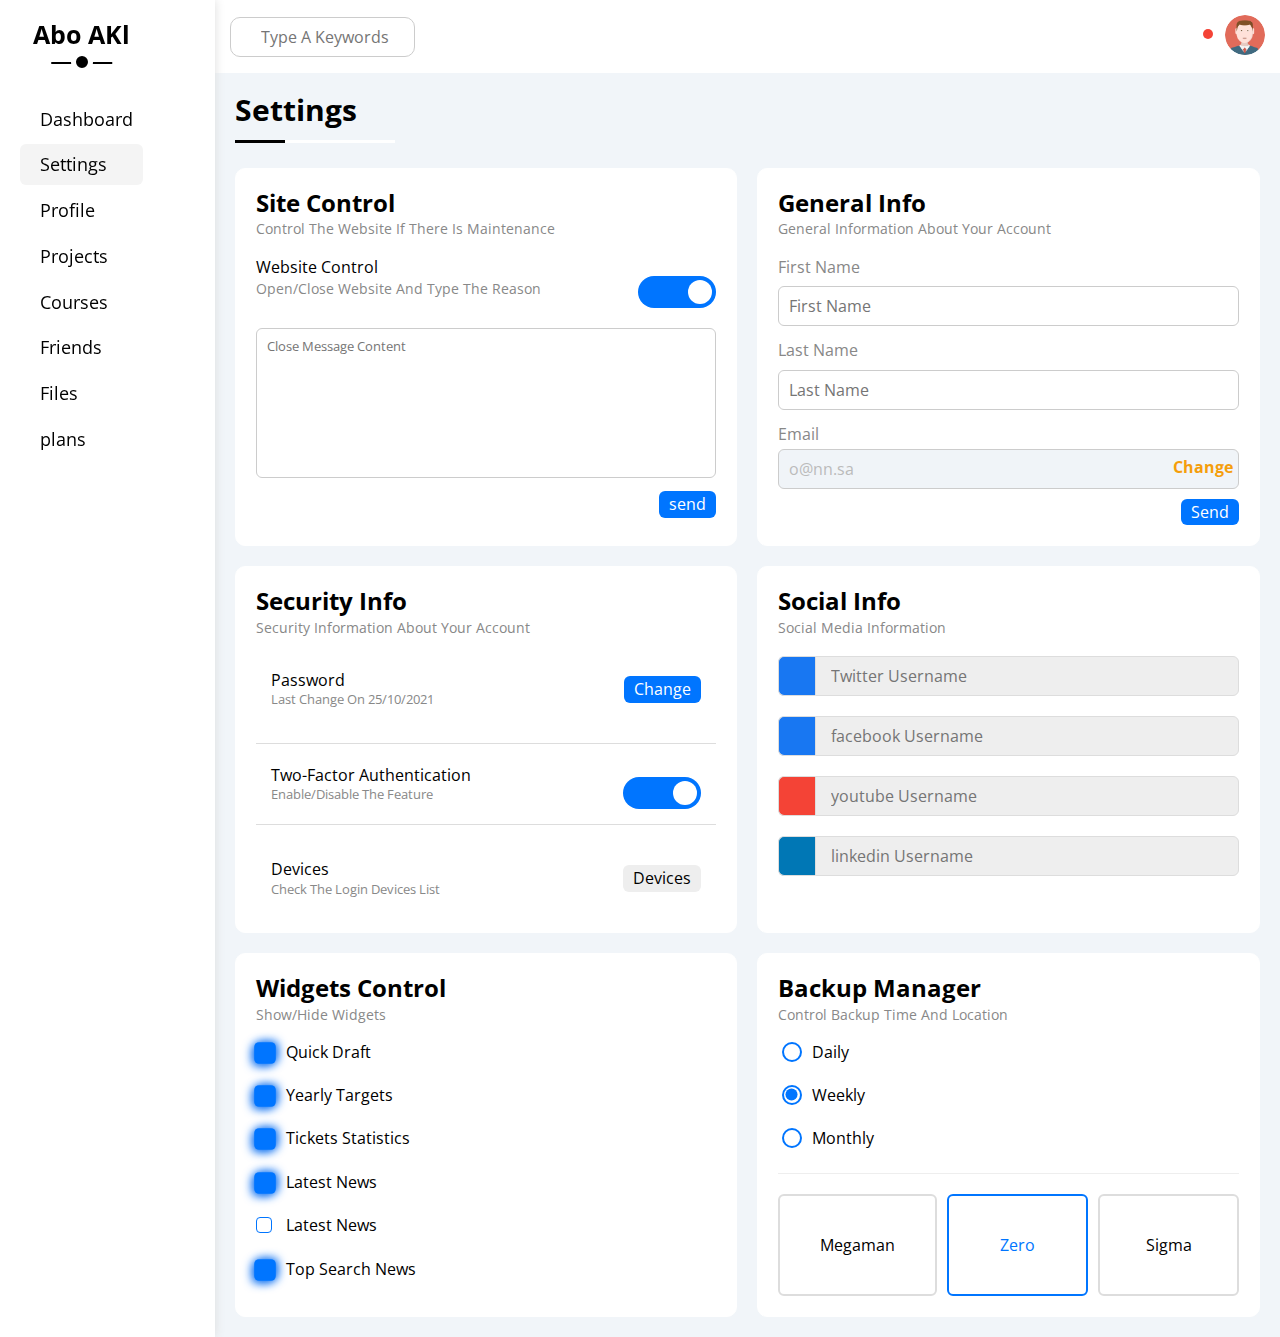
<file: settings.html>
<!DOCTYPE html>
<html lang="en" dir="ltr">
  <head>
    <meta charset="UTF-8" />
    <meta name="viewport" content="width=device-width, initial-scale=1.0" />
    <title>settings</title>
    <meta name="description" content="this is Dashboard" />
    <!-- Awesome liberary -->
    <link
      rel="stylesheet"
      href="https://cdnjs.cloudflare.com/ajax/libs/font-awesome/6.5.2/css/all.min.css"
      integrity="sha512-SnH5WK+bZxgPHs44uWIX+LLJAJ9/2PkPKZ5QiAj6Ta86w+fsb2TkcmfRyVX3pBnMFcV7oQPJkl9QevSCWr3W6A=="
      crossorigin="anonymous"
      referrerpolicy="no-referrer"
    />
    <!-- normalize style  -->
    <link rel="stylesheet" href="css/normalize.css" />
    <!-- Google Fonts -->
    <link rel="preconnect" href="https://fonts.googleapis.com" />
    <link rel="preconnect" href="https://fonts.gstatic.com" crossorigin />
    <link
      href="https://fonts.googleapis.com/css2?family=Open+Sans:ital,wght@0,300..800;1,300..800&display=swap"
      rel="stylesheet"
    />
    <!-- CSS Framewoks -->
    <link rel="stylesheet" href="css/framewoks.css" />
    <!-- CSS Style -->
    <link rel="stylesheet" href="css/style.css" />
  </head>
  <body>
    <div class="page d-flex">
      <div class="sidebar bg-white p-20 p-relative">
        <div class="div">
          <h3 class="p-relative txt-c fs-25">Abo AKl</h3>
          <ul class="mt-15 mb-15">
            <li class="p-10 mb-5 rad-6" title="Dashboard">
              <a href="index.html" class="c-black fs-18 d-flex align-center">
                <i class="fa-regular fa-chart-bar fa-fw"></i>
                <span>Dashboard</span>
              </a>
            </li>
            <li class="active p-10 mb-5 rad-6" title="settings">
              <a href="settings.html" class="c-black fs-18 d-flex align-center">
                <i class="fa-solid fa-gear fa-fw"></i>
                <span>Settings</span>
              </a>
            </li>
            <li class="p-10 mb-5 rad-6" title="profile">
              <a href="profile.html" class="c-black fs-18 d-flex align-center">
                <i class="fa-regular fa-user fa-fw"></i>
                <span>Profile</span>
              </a>
            </li>
            <li class="p-10 mb-5 rad-6" title="projects">
              <a href="projects.html" class="c-black fs-18 d-flex align-center">
                <i class="fa-solid fa-diagram-project fa-fw"></i>
                <span>Projects</span>
              </a>
            </li>
            <li class="p-10 mb-5 rad-6" title="courses">
              <a href="courses.html" class="c-black fs-18 d-flex align-center">
                <i class="fa-solid fa-graduation-cap fa-fw"></i>
                <span>Courses</span>
              </a>
            </li>
            <li class="p-10 mb-5 rad-6" title="friends">
              <a href="friends.html" class="c-black fs-18 d-flex align-center">
                <i class="fa-regular fa-circle-user fa-fw"></i>
                <span>Friends</span>
              </a>
            </li>
            <li class="p-10 mb-5 rad-6" title="files">
              <a href="files.html" class="c-black fs-18 d-flex align-center">
                <i class="fa-regular fa-file fa-fw"></i>
                <span>Files</span>
              </a>
            </li>
            <li class="p-10 mb-5 rad-6" title="plans">
              <a href="plans.html" class="c-black fs-18 d-flex align-center">
                <i class="fa-regular fa-credit-card fa-fw"></i>
                <span>plans</span>
              </a>
            </li>
          </ul>
        </div>
      </div>
      <div class="content-area w-full">
        <header class="between-flex bg-white h-74 p-15">
          <div class="search p-relative">
            <input
              type="search"
              name="search"
              placeholder="Type A Keywords"
              class="p-10 rad-10 border-ccc"
            />
          </div>
          <div class="image between-flex gap-10">
            <span class="notification p-relative">
              <i class="fa-regular fa-bell fa-lg"></i>
            </span>
            <a href="profile.html"
              ><img src="image/avatar.png" loading="lazy" alt="avatar"
            /></a>
          </div>
        </header>
        <h1 class="p-relative fw-bold fs-30 h1">Settings</h1>
        <div class="wrapper d-grid gap-20">
          <div class="box-setting rad-10 bg-white p-20 border-white">
            <div class="text">
              <h2 class="mb-5">Site Control</h2>
              <p class="c-grey mb-20 fs-14">
                Control The Website If There Is Maintenance
              </p>
            </div>
            <div class="TorF d-flex mb-20">
              <div class="text flex">
                <p class="mb-5">Website Control</p>
                <span class="d-block c-grey fs-14"
                  >Open/Close Website And Type The Reason</span
                >
              </div>
              <div class="setting-checkbox-toggle">
                <label>
                  <input type="checkbox" class="toggle-checkbox" checked />
                  <div class="toggle-switch"></div>
                </label>
              </div>
            </div>
            <div class="from">
              <form action="">
                <textarea
                  class="w-full resize"
                  name="textarea"
                  placeholder="Close Message Content"
                ></textarea>
                <input
                  type="submit"
                  value="send"
                  class="btn-shape d-flex bg-blue c-white"
                />
              </form>
            </div>
          </div>
          <div class="box-setting rad-10 bg-white p-20 border-white">
            <div class="text">
              <h2 class="mb-5">General Info</h2>
              <p class="c-grey mb-20 fs-14">
                General Information About Your Account
              </p>
            </div>
            <form action="" class="form-box-name">
              <label for="f-name" class="d-block c-grey fs-15 mb-10"
                >First Name</label
              >
              <input
                type="text"
                name="f-name"
                id="f-name"
                placeholder="First Name"
                class="w-full mb-15 border-ccc p-10 rad-6"
              />
              <label for="l-name" class="d-block c-grey fs-15 mb-10"
                >Last Name</label
              >
              <input
                type="text"
                name="l-name"
                id="l-name"
                placeholder="Last Name"
                class="w-full mb-15 border-ccc p-10 rad-6"
              />
              <div class="Email d-flex p-relative">
                <div class="mail flex">
                  <label for="mail" class="d-block c-grey fs-15 mb-5"
                    >Email</label
                  >
                  <input
                    type="email"
                    name="mail"
                    id="Email"
                    value="o@nn.sa"
                    disabled
                    class="border-ccc p-10 rad-6"
                  />
                </div>
                <a href="#" class="d-flex align-center ml-20 c-orange fw-bold"
                  >Change</a
                >
              </div>
              <input
                type="submit"
                value="Send"
                class="btn-shape d-flex bg-blue c-white"
              />
            </form>
          </div>
          <div class="box-setting rad-10 bg-white p-20 border-white">
            <div class="text">
              <h2 class="mb-5">Security Info</h2>
              <p class="c-grey mb-20 fs-14">
                Security Information About Your Account
              </p>
            </div>
            <div class="pass d-flex align-center mb-20 p-15">
              <div class="text flex">
                <p>Password</p>
                <span class="c-grey fs-13">Last Change On 25/10/2021</span>
              </div>
              <a href="#" class="btn-shape bg-blue c-white">Change</a>
            </div>
            <div class="pass mid d-flex align-center mb-20 p-15">
              <div class="text flex">
                <p>Two-Factor Authentication</p>
                <span class="c-grey fs-13">Enable/Disable The Feature</span>
              </div>
              <div class="setting-checkbox-toggle">
                <label>
                  <input type="checkbox" class="toggle-checkbox" checked />
                  <div class="toggle-switch"></div>
                </label>
              </div>
            </div>
            <div class="pass d-flex align-center p-15">
              <div class="text flex">
                <p>Devices</p>
                <span class="c-grey fs-13">Check The Login Devices List</span>
              </div>
              <a href="#" class="btn-shape bg-eee c-black">Devices</a>
            </div>
          </div>
          <div class="box-setting rad-10 bg-white p-20 border-white">
            <div class="text">
              <h2 class="mb-5">Social Info</h2>
              <p class="c-grey mb-20 fs-14">Social Media Information</p>
            </div>
            <div class="social-media d-flex mb-20">
              <i class="fa-brands fa-twitter center-flex c-white X"></i>
              <input
                type="text"
                placeholder="Twitter Username"
                class="w-full"
              />
            </div>
            <div class="social-media d-flex mb-20">
              <i
                class="fa-brands fa-facebook-f center-flex c-white facebook"
              ></i>
              <input
                type="text"
                placeholder="facebook Username"
                class="w-full"
              />
            </div>
            <div class="social-media d-flex mb-20">
              <i class="fa-brands fa-youtube center-flex c-white youtube"></i>
              <input
                type="text"
                placeholder="youtube Username"
                class="w-full"
              />
            </div>
            <div class="social-media d-flex">
              <i class="fa-brands fa-linkedin center-flex c-white linkedin"></i>
              <input
                type="text"
                placeholder="linkedin Username"
                class="w-full"
              />
            </div>
          </div>
          <div class="box-setting rad-10 bg-white p-20 border-white">
            <div class="text">
              <h2 class="mb-5">Widgets Control</h2>
              <p class="c-grey mb-20 fs-14">Show/Hide Widgets</p>
            </div>
            <div class="check-box mb-25">
              <input
                type="checkbox"
                name="Widgets Control"
                checked
                id="draft"
              />
              <label for="draft">Quick Draft</label>
            </div>
            <div class="check-box mb-25">
              <input
                type="checkbox"
                name="Widgets Control"
                checked
                id="Yearly"
              />
              <label for="Yearly">Yearly Targets</label>
            </div>
            <div class="check-box mb-25">
              <input
                type="checkbox"
                name="Widgets Control"
                checked
                id="Tickets"
              />
              <label for="Tickets">Tickets Statistics</label>
            </div>
            <div class="check-box mb-25">
              <input
                type="checkbox"
                name="Widgets Control"
                checked
                id="Latest"
              />
              <label for="Latest">Latest News</label>
            </div>
            <div class="check-box mb-25">
              <input type="checkbox" name="Widgets Control" id="News" />
              <label for="News">Latest News</label>
            </div>
            <div class="check-box">
              <input
                type="checkbox"
                name="Widgets Control"
                checked
                id="Search"
              />
              <label for="Search">Top Search News</label>
            </div>
          </div>
          <div class="box-setting rad-10 bg-white p-20 border-white">
            <div class="text">
              <h2 class="mb-5">Backup Manager</h2>
              <p class="c-grey mb-20 fs-14">Control Backup Time And Location</p>
            </div>
            <div class="radio mb-25">
              <input type="radio" name="Radio" id="daily" />
              <label for="daily">Daily</label>
            </div>
            <div class="radio mb-25">
              <input type="radio" name="Radio" id="Weekly" checked />
              <label for="Weekly">Weekly</label>
            </div>
            <div class="radio mb-25">
              <input type="radio" name="Radio" id="Monthly" />
              <label for="Monthly">Monthly</label>
            </div>
            <div class="boxs d-flex align-center txt-c mt-25">
              <input type="radio" id="Megaman" name="service" />
              <div class="box w-full mr-10">
                <label for="Megaman" class="d-block">
                  <i class="fa-solid fa-server d-block mb-10"></i>
                  Megaman
                </label>
              </div>
              <input type="radio" id="Zero" name="service" checked />
              <div class="box w-full mr-10">
                <label for="Zero" class="d-block">
                  <i class="fa-solid fa-server d-block mb-10"></i>
                  Zero
                </label>
              </div>
              <input type="radio" id="Sigma" name="service" />
              <div class="box w-full">
                <label for="Sigma" class="d-block">
                  <i class="fa-solid fa-server d-block mb-10"></i>
                  Sigma
                </label>
              </div>
            </div>
          </div>
        </div>
      </div>
    </div>
  </body>
</html>
</file>
<file: css/framewoks.css>
:root{
        --background-active:#f6f6f6 ;
        --background-title: #eee;
        --blue-color: #0075ff;
        --blue-alt-color: #0d69d5;
        --orange-color: #f59e0b;
        --green-color: #22c55e;
        --red-color: #f44336;
        --grey-color: #888;
}
/* box model */
.d-flex{
        display: flex;
}
.align-center{
        align-items:center;
}
.space-between{
        justify-content: space-between;
}
.f-wrap{
        flex-wrap: wrap;
}
.flex{
  flex: 1;
}
.center-flex {
  display: flex;
  align-items: center;
  justify-content: center;
}
.between-flex {
  display: flex;
  align-items: center;
  justify-content: space-between;
}
.d-grid{
        display: grid;
}
.gap-20{
        gap: 20px;
}
.gap-10{
        gap: 20px;
}
.d-block{
        display: block;
}
@media (max-width: 767px) {
  .block-mobile {
    display: block;
  }
  .hide-mobile {
    display: none;
  }
}
/* Padding + margine */
.p-5{
  padding: 5px;
}
.p-10{
        padding: 10px;
}
.p-15{
        padding: 15px;
      }
.p-20 {
        padding: 20px;
}
.pt-10 {
        padding-top: 10px;
      }
.pt-15 {
        padding-top: 15px;
}
.pt-20 {
        padding-top: 20px;
}
.pb-10 {
        padding-bottom: 10px;}
.pb-15 {
        padding-bottom: 15px;
}
.pb-20 {
  padding-bottom: 20px;
}
.pr-5 {
  padding-right: 5px;
}
.pr-10 {
  padding-right: 10px;
}
.pl-5 {
  padding-left: 5px;
}
.pl-10 {
  padding-left: 10px;
}
.pl-15 {
  padding-left: 15px;
}
.pb-60{
  padding-bottom: 60px;
}
.m-0 {
        margin: 0;
}
.m-15 {
        margin: 15px;
}
.m-20 {
        margin: 20px;
}
.mt-0 {
        margin-top: 0;
}
.mt-5 {
        margin-top: 5px;
}
.mt-10 {
  margin-top: 10px;
}
.mt-15{
        margin-top: 15px;
}
.mt-20 {
        margin-top: 20px;
 }
.mt-25 {
        margin-top: 25px;
}
.mr-5 {
  margin-right: 5px;
}
.mr-10 {
        margin-right: 10px;
}
.mr-15 {
        margin-right: 15px;
}
.mr-20 {
  margin-right: 20px;
}
.mb-5 {
        margin-bottom: 5px;
}
.mb-10 {
        margin-bottom: 10px;
}
.mb-15 {
        margin-bottom: 15px;
}
.mb-20 {
        margin-bottom: 20px;
}
.mb-25 {
        margin-bottom: 25px;
}
.ml-20{
  margin-left: 20px;
}
.mb-40 {
  margin-bottom: 40px;
}
/* Start Color */
.c-black {
  color: black;
}
.c-white {
  color: white;
}
.c-grey {
  color: var(--grey-color);
}
.c-red {
  color: var(--red-color);
}
.c-green {
  color: var(--green-color);
}
.c-blue {
  color: var(--blue-color);
}
.c-orange {
  color: var(--orange-color);
}
.bg-red {
  background-color: var(--red-color);
}
.bg-green {
  background-color: var(--green-color);
}
.bg-blue {
  background-color: var(--blue-color);
}
.bg-orange {
  background-color: var(--orange-color);
}
.bg-white {
  background-color: white;
}
.bg-eee {
  background-color: #eee;
}
/* start components */
.btn-shape {
  padding: 4px 10px;
  border-radius: 6px;
}
/* Start Position */
.p-relative {
  position: relative;
}
.p-absolute {
  position: absolute;
}
/* End Position */
/* Start Font */
.txt-c {
  text-align: center;
}
.fs-13 {
  font-size: 13px;
}
.fs-14 {
  font-size: 14px;
}
.fs-16 {
  font-size: 16px;
}
.fs-18 {
        font-size: 18px;
}
.fs-20{
  font-size: 20px;
}
.fs-25 {
  font-size: 25px;
}
.fw-bold {
  font-weight: bold;
}
.fs-30{
  font-size: 30px;
}
.fs-40{
  font-size: 40px;
}
@media (max-width: 767px) {
  .txt-c-mobile {
    text-align: center;
  }
}
/* End Font */
/* Start Border */
.rad-6 {
  border-radius: 6px;
}
.rad-10 {
  border-radius: 10px;
}
.rad-half {
  border-radius: 50%;
}
.b-none {
  border: none;
}
.border-ccc {
  border: 1px solid #ccc;
}
.border-eee {
  border: 1px solid #eee;
}
.border-white{
  border: 1px solid white;
}

/* End Border */
/* Start Width + Height */
.w-full {
  width: 100%;
}
.w-100 {
  width: 100px;
}
.w-200 {
  width: 200px;
}
.w-fit {
  width: fit-content;
}
.h-full {
  height: 100%;
}
.h-100 {
  height: 100px;
}

/* End Width + Height */
.resize{
  resize: none;
}
.opacity{
  opacity: 0.2;
}
.h1{
  margin: 20px 20px 40px;
}
</file>
<file: css/style.css>
:root{
        --background-active:#f6f6f6 ;
        --background-title: #eee;
        --blue-color: #0075ff;
        --blue-alt-color: #0d69d5;
        --orange-color: #f59e0b;
        --green-color: #22c55e;
        --red-color: #f44336;
        --grey-color: #888;
        --transition: 0.3s;
        --fa-style-family-classic: "Font Awesome 6 Free";
}
*{
        box-sizing: border-box;
        -webkit-box-sizing: border-box;
        margin: 0;
        padding: 0;
        text-decoration: none;
        scroll-behavior: smooth;
}
body{
        font-family: "Open Sans", sans-serif;
}
*:focus{
        outline: none;
}
ul{
        list-style: none;
        padding: 0;
}
::-webkit-scrollbar{
        width: 15px;
}
::-webkit-scrollbar-track{
        background-color: white;
}
::-webkit-scrollbar-thumb{
        background-color: var(--blue-color);
}
::-webkit-scrollbar-thumb:hover{
        background-color: var(--blue-alt-color);
}
.page{
        background-color: #f1f5f9;
        min-height: 100vh;
}
/* start sidebar */
.sidebar .div{
        position: fixed;
}
.page .sidebar{
        width: 250px;
        box-shadow: 0 0 10px #ddd;
}
.page .sidebar h3{
        margin-bottom: 50px;
}
.page .sidebar h3::before,
.page .sidebar h3::after{
        content: '';
        position: absolute;
        transform: translateX(-50%);
        background-color: black;
}
.page .sidebar h3::before{
        bottom: -15px;
        left: 50%;
        width: 50%;
        height: 2px;
}
.page .sidebar h3::after{
        bottom: -24px;
        left: 50%;
        width: 12px;
        height: 12px;
        border-radius: 50%;
        border: 5px solid white;
}
.page .sidebar ul li a span{
        margin-left: 10px;       
}
.page .sidebar ul li:hover,
.page .sidebar ul .active{
        background-color: #f4f4f4;
}
.page .sidebar ul li{
        padding: 10px;
}
@media (max-width:768px) {
        .page .sidebar ul li a span,
        .page .sidebar h3::after,
        .page .sidebar h3::before{
                display: none;
        }
        .sidebar .div{
                left:1px;
        }
        .page .sidebar{
                width: 50px;
                padding: 20px 4px;
        }
        .page .sidebar h3{
                font-size: 15px;
                margin-bottom: 20px;
                width: 44px;
        }
        .page .sidebar ul li{
                padding: 10px;
        }
}
/* end sidebar */
.content-area{
        overflow: hidden;
}
/* start header */
.page .content-area header .search input[type="search"]{
        width: 185px;
        padding-left:30px;
        transition:width var(--transition);
}
.page .content-area header .search input[type="search"]:focus{
        width: 200px;
}
.page .content-area header .search input[type="search"]:focus::placeholder{
        opacity: 0;
}
.page .content-area header .search::before{
        font-family: var(--fa-style-family-classic);
        content: '\f002';
        position: absolute;
        font-weight: 700;
        color: var(--grey-color);
        left: 10px;
        top: 50%;
        transform: translateY(-50%);
        font-size: 14px;
}
.page .content-area header .image span::after{
        content: '';
        position: absolute;
        width: 10px;
        height: 10px;
        border-radius: 50%;
        background-color: var(--red-color);
        top: -8px;
        right:-8px;
}
.page .content-area header .image .notification:hover {
        cursor: pointer;
        color: var(--orange-color);
}
.page .content-area header .image img{
        width: 40px;
        height: 40px;
        border-radius: 50%;
}
/* end header */
/* Start Dashbord */
.page .content-area h1::before,
.page .content-area h1::after{
        content: '';
        position: absolute;
        height: 3px;
        bottom:-15px;
        left: 0;
}
.page .content-area h1::before{
        background-color: white;
        width: 160px;
}
.page .content-area h1::after{
        background-color: black;
        width: 50px;
}
.wrapper{
        grid-template-columns: repeat(auto-fill,minmax(450px,1fr));
        margin:0 20px 20px 20px;
}
@media (max-width: 767px) {
        .wrapper {
                grid-template-columns:repeat(auto-fill,minmax(340px, 1fr));
                margin: 0 10px;
        }
}
@media (max-width: 500px) {
        .wrapper {
                grid-template-columns:repeat(auto-fill,minmax(285px, 1fr));
                margin: 0 7px 0 10px;
        }
}
/* start Welcome */
.page .content-area .wrapper .welcome{
        overflow: hidden;
}
.page .content-area .wrapper .welcome .avatar{
        width: 75px;
        height: 75px;
        border-radius: 50%;
        border: 2px solid white;
        margin-top: -40px;
        margin-left: 30px;
        padding: 2px;
        box-shadow: 0 0 5px #ddd;
}
.content-bottem{
        margin: 20px 0 50px;      
        border-top:2px solid var(--background-title) ;
        border-bottom:2px solid var(--background-title);
}
.content-bottem .box{
        flex: 1;
}
.page .content-area .wrapper .welcome a{
        margin: 0px 15px 15px auto;
        transition: var(--transition);
}
.page .content-area .wrapper .welcome a:hover{
        background-color: var(--blue-alt-color);
}
@media (max-width:768px) {
        .page .content-area .wrapper .welcome .avatar{
                margin-left: 0;
        }
}
/* start draft*/
.draft .title textarea{
        height: 180px;
        resize: none;
}
.draft form .save{
        margin: 25px 15px 0 auto;
        transition: var(--transition);
}
.draft a:hover{
        background-color: var(--blue-alt-color);
}
/* start target*/
.targets .target-row .icon{
        width: 80px;
        height: 80px;
        margin-right: 15px;
}
.targets .target-row .details{
        flex: 1;
}
.blue .icon,
.blue .progress{
        background-color: rgb(34 197 94 / 20%);
}
.green .icon,
.green .progress{
        background-color: rgb(34 197 94 / 20%);
}
.orange .icon,
.orange .progress{
        background-color: rgb(245 158 11 / 20%);
}
.details .progress{
        position: relative;
        height: 4px;
        width: 100%;
}
.details .progress > span{
        position: absolute;
        height: 100%;
}
.details .progress > span span{
        position: absolute;
        right: -13px;
        top: -30px;
        border-radius: 6px;
        padding: 1px;
        color: white;
        border: 1px solid ;
}
.details .progress > span span::before{
        content: '';
        position: absolute;
        border-color:transparent;
        border-width: 5px;
        border-style: solid;
        top: 21px;
        right: 12px;
}
.details .progress > .orange span::before{
        border-top-color:var(--orange-color) ;
}
.details .progress > .green span::before{
        border-top-color:var(--green-color) ;
}
.details .progress > .blue span::before{
        border-top-color:var(--blue-color) ;
}
/* start Tickets */
.tickets .box {
  border: 1px solid #ccc;
  width: calc(50% - 10px);
}
@media (max-width: 767px) {
  .tickets .box {
    width: 100%;
  }
}
/* start News*/
.news .box:not(:nth-of-type(4)){
        padding-bottom: 20px;
        border-bottom: 1px solid var(--background-title);
} 
.news .box .text{
        flex: 1;
}
@media (max-width:767px) {
        .news .box{
                display: block;
        }
        .news .box .button{
                width: fit-content;
                margin: 10px auto;
        }
        .news .box img{
                margin-bottom: 10px;
        }
        .news .box h3{
                font-size: 20px;
        }
        .news .box p{
                margin-bottom: 10px;
                font-size: 16px;
        }
}
/* start Tasks */
.tasks .box .text{
        flex: 1;
}
.tasks .box:not(:last-child){
        padding-bottom: 20px;
        border-bottom: 1px solid var(--background-title);
} 
.tasks .box i{
        cursor: pointer;
        transition: var(--transition);
}
.tasks .box i:hover{
        color: var(--red-color);
}
.tasks .done{
        opacity: 0.3;
}
.tasks .done p{
        text-decoration:line-through;
}
/* Start Uploads */
.uploads .box{
        display: flex;
        align-items: center;
}
.uploads .box:not(:last-of-type){
        margin-bottom: 10px;
        padding:0 0 10px;
        border-bottom: 1px solid #eee;
}
.uploads .box .text{
        flex: 1;
}
.uploads .box img{
        width: 40px;
        margin-right: 10px;
}
/* start progress */
.progress ul::before{
        content: '';
        position: absolute;
        left: 10px;
        width: 2px;
        height: calc(100% - 10px);
        background-color: var(--blue-color);
}
.progress ul li::before{
        content: '';
        height: 20px;
        width: 20px;
        border-radius:50% ;
        background-color: white;
        border: 2px solid white;
        outline: 2px solid var(--blue-color);
        margin-right: 20px;display: block;
        z-index: 1;
}
.progress ul .done::before{
        background-color: var(--blue-color);
}
.progress ul .current::before{
        animation: flash 2s linear infinite;
        -webkit-animation: flash 1      s linear infinite alternate;
        transition: var(--transition);
}
@keyframes flash {
        from{
                background-color: var(--blue-color);
        }
        to{
                background-color: white;
        }
}
/* start reminders */
.reminders ul li > span {
        width: 12px;
        height: 12px;
        border-radius: 50%;
        margin-right: 15px;
}
.reminders ul .blue >span{
        background-color:var(--blue-color);
} 
.reminders ul .green >span{
        background-color:var(--green-color);
} 
.reminders ul .orange >span{
        background-color:var(--orange-color);
}
.reminders ul .red >span{
        background-color : var(--red-color);
        width: 14px;
} 
.reminders ul .blue div{
        border-left: 2px solid var(--blue-color);
}
.reminders ul .green div{
        border-left: 2px solid var(--green-color);
}
.reminders ul .orange div{
        border-left: 2px solid var(--orange-color);
}
.reminders ul .red div{
        border-left: 2px solid var(--red-color);
}
.reminders ul li div p{
        font-weight: bold;
        margin-bottom: 5px;
}
/* start posts */
.posts .box img{
        width: 50px;
        margin-right: 20px;
}
.posts .content{
        border-top: 1px solid #eee;
        border-bottom: 1px solid #eee;
}
.posts .love:hover{
        color: var(--red-color);
        cursor: pointer;
}
.posts .comment:hover{
        color: var(--blue-alt-color);
        cursor: pointer;
}
/* start social-stats */
.social-stats  i{
        position: absolute;
        left: 0;
        top: 0;
        width: 60px;
}
.social-stats  i:hover{
        transform: rotate(5deg);
        -webkit-transform: rotate(5deg);
        -moz-transform: rotate(5deg);
        -ms-transform: rotate(5deg);
        -o-transform: rotate(5deg);
}
.social-stats .twitter{
        background-color: rgb(29 161 242 / 20%);
        color: #1877f2;
}
.social-stats .twitter i,
.social-stats .twitter a
{
        background-color: #1877f2;
}
.social-stats .desc{
        padding-left: 55px;
}
.social-stats .facebook{
        background-color: rgb(24 119 242 / 20%);
        color: #1da1f2;
}
.social-stats .facebook i,
.social-stats .facebook a
{
        background-color: #1877f2;
}
.social-stats .youtube{
        background-color: rgb(255 0 0 / 20%);
        color: #ff0000;
}
.social-stats .youtube i,
.social-stats .youtube a
{
        background-color: #ff0000;
}
.social-stats .linkedin{
        background-color: rgb(0 119 181 / 20%);
        color: #0077b5;
}
.social-stats .linkedin i,
.social-stats .linkedin a
{
        background-color: #0077b5;
}
/* start projects */
.projects{
        margin: 20px 5px 5px;
}
.Resposive-table{
       overflow: auto;
}
table{
        min-width: 1000px;
        border-spacing: 0;
}
.Resposive-table table thead td{
        font-weight: bold;
        background-color: #eee;
}
.Resposive-table table td{
        padding: 15px;
}
.Resposive-table table tbody td{
        border-bottom: 1px solid #eee;
        border-left: 1px solid #eee;
        border-right: 1px solid #eee;
        transition: var(--transition);
}       
.Resposive-table table tbody tr:hover td{
        background-color: #fff6f6;
}
.Resposive-table table img{
        width: 32px;
        height: 32px;
        border-radius: 50%;
        background-color: white;
        padding: 2px;
}
.Resposive-table table img:not(:first-child){
        margin-left: -20px;
}
.Resposive-table table .label{
        font-size: 13px;
}
/* start Setting */
.page .box-setting form textarea{
        height: 150px;
        border-radius: 6px;
        padding: 10px;
        border: 1px solid #CCC;
}
.page .box-setting form textarea::placeholder{
        font-size: 13px;
}
.page .box-setting form input[type="submit"]{
        border: none;
        margin: 10px 0 0 auto;
}
/* Start general Toggle Switch */
.page .toggle-checkbox{
        -webkit-appearance: none;
        appearance: none;
}
.page .toggle-switch{
    width: 78px;
    background-color: #ccc;
    border-radius: 16px;
    position: relative;
    cursor: pointer;
    transition: var(--transition);
}
.page .toggle-switch::before{
        font-family: var(--fa-style-family-classic);
        content: '\f00d';
        color: #aaa;
        background-color: white;
        font-weight: 900;
        position: absolute;
        display: flex;
        align-items: center;
        justify-content: center;
        border-radius: 50%;
        transition:var(--transition);
}
.page .toggle-checkbox:checked + .toggle-switch{
        background-color: var(--blue-color);
}
.page .toggle-checkbox:checked + .toggle-switch::before{
        color: var(--blue-color);
        content: '\f00c';
}
/* End general Toggle Switch */
/* Start setting-toggle-Switch  */
.page .setting-checkbox-toggle .toggle-switch{
    height: 32px;
}
.page .setting-checkbox-toggle .toggle-switch::before{
        top: 4px;
        left: 4px;
        width: 24px;
        height: 24px;
}
.page .setting-checkbox-toggle .toggle-checkbox:checked + .toggle-switch::before{
        left: 50px;
}
/* End setting-toggle-Switch  */
.box-setting .form-box-name .mail input[type="email"]{
        width:100%;
        cursor: no-drop;
        background-color: #f0f4f8;
        color: #bbb;
}
.box-setting .form-box-name .Email a{
        position: absolute;
        right: 6px;
        top: 33px;
}
.box-setting .mid{
        border-top: 1px solid #ddd;
        border-bottom: 1px solid #ddd;
}
.box-setting .social-media i{
        height: 40px;
        width: 40px;
        border: 1px solid #ddd;
        border-right: none;
        border-radius: 6px 0 0 6px;
        transition: var(--transition);
}
.box-setting .social-media .X,
.box-setting .social-media .facebook{
        background-color: #1877f2;
}
.box-setting .social-media .youtube{
        background-color: var(--red-color);
}
.box-setting .social-media .linkedin{
        background-color:#0077b5;
}
.box-setting .social-media input{
        height: 40px;
        background-color: #eee;
        border: 1px solid #ddd;
        border-radius: 0 6px 6px 0px;
        caret-color: gray;
}
.box-setting .social-media input{
        padding-left:15px;
}
.box-setting .social-media:focus-within i{
        color: black;
}
/* start setting checkbox */
.box-setting .check-box input{
        -webkit-appearance: none;
        appearance: none;
        display: none;
}
.box-setting .check-box label{
        padding-left: 30px;
        position: relative;
        cursor: pointer;
}
.box-setting .check-box label::before,
.box-setting .check-box label::after{
        content: '';
        position: absolute;
        left: 0;
        top: 50%;
        margin-top:-8px;
        border-radius: 4px;
}
.box-setting .check-box label::before{
        border: 1px solid var(--blue-color);
        width: 14px;
        height: 14px;
}
.box-setting .check-box label::after{
        font-family: var(--fa-style-family-classic);
        content: '\f00c';
        font-weight: 900;
        position: absolute;
        top: 50%;
        left: 0px;
        width: 18px;
        height: 18px;
        background-color: var(--blue-color);
        color: white;
        display: flex;
        align-items: center;
        justify-content: center;
        transition: var(--transition);
        transform: scale(0) rotate(360deg);
}
.box-setting .check-box input[type="checkbox"]:checked + label::after{
        transform: scale(1.2) ;
        box-shadow:2px -1px 8px 0 #1877f2, -2px 2px 8px 0 #1877f2;
}
/* End setting checkbox */
/* start setting Radio */
.box-setting .radio input{
        -webkit-appearance: none;
        appearance: none;
}
.box-setting .radio label{
        position: relative;
        cursor: pointer;
        padding-left: 30px;
}
.box-setting .radio label::before,
.box-setting .radio label::after{
        content: '';
        position: absolute;
        border-radius: 50%;
        left: 0;
        top: 50%;
        margin-top: -10px;
        transition: var(--transition);
}
.box-setting .radio label::before{
        width: 16px;
        height: 16px;
        border: 2px solid var(--blue-color);
}
.box-setting .radio label::after{
        position: absolute;
        width: 11px;
        height: 11px;
        display: flex;
        align-items: center;
        justify-content: center;
        background-color: var(--blue-color);
        left: 4px;
        top: 15px;
        transform: scale(0);
}
.box-setting .radio input[type="radio"]:checked + label::after{
        transform: scale(1.1);
}
/* start radio-boxs */
.box-setting .boxs {
        border-top: 1px solid #eee;
        padding-top: 20px;
}
.box-setting .boxs input[type="radio"]{
        -webkit-appearance: none;
        appearance: none;
}
.box-setting .boxs .box{
        border-radius: 6px;
        border: 2px solid #ddd;
}
.box-setting .boxs .box label{
        cursor: pointer;
        margin: 20px;
}
.boxs input[type="radio"]:checked + .box {
        border-color: var(--blue-color);
        color: var(--blue-color);
}
@media (max-width:768px) {
        .box-setting .boxs{
                flex-direction: column;
        }
        .box-setting .boxs .box{
                margin-bottom: 10px;
                margin-right: 0;
        }
}
/* End setting Radio */
/* start Profile */
.page .boxs-profil .avatar{
        border-right: 1px solid #eee;
        padding: 20px;
        width: 300px;
}
.page .boxs-profil .avatar img{
        width: 120px;
}
.page .boxs-profil .avatar .rating{
        width: 135px;
        background-color: var(--background-title);
        height: 5px;
        border-radius: 8px;
        position: relative;
        margin: auto;
}
.page .boxs-profil .avatar .rating span{
        position: absolute;
        left: 0;
        height: 100%;
        border-radius: 10px;
}
.page .boxs .box{
        padding: 20px;
}
.page .boxs .box > div{
        width: 250px;
}
.page .boxs .border:not(:last-child){
        border-bottom: 1px solid #eee;
}
.page .boxs .box h4{
        margin-bottom: 10px;
        color: gray;
        font-weight: normal;
}
.page .boxs .box > div span{
        font-size: 14px;
}
.page .boxs .box:hover{
        background-color:#f9f9f9 ;
}
/*Start profile-toggle-Switch  */
.page  .toggle-checkbox:checked + .toggle-switch{
        background-color: var(--blue-color);
}
.page .profile-checkbox-toggle .toggle-checkbox:checked + .toggle-switch::before{
        color: var(--blue-color);
        left: 59px;
        content: '\f00c';
}
.page .profile-checkbox-toggle .toggle-switch{
        height: 19px;
}
.page .profile-checkbox-toggle .toggle-switch::before{
        top: 1px;
        left: 2px;
        width: 17px;
        height: 17px;
}
/*End profile-toggle-Switch  */
.skills-activities .box-skills ul > li span {
        display: inline-flex;
        padding: 4px 10px;
        background-color: #eee;
        border-radius: 6px;
        font-size: 14px;
}
.skills-activities .box-skills ul > li span:not(:last-child){
        margin-right: 10px;
}
.skills-activities .box-skills ul > li:not(:last-child){
        border-bottom: 1px solid #eee;
}
.skills-activities .box-skills ul > li{
        padding: 15px 0;
}
.box-activites img{
        width: 60px;
        height: 60px;
        border-radius: 50%;
        margin-right: 10px;
}
@media (max-width:768px) {
        .boxs-profil,
        .page .boxs .box,
        .skills-activities{
                flex-direction: column;
        }
        .page .boxs-profil .avatar{
                border-right: none;
        }
        .page .boxs .box > div{
                margin-bottom: 5px;
        }
        .page .profile-checkbox-toggle{
                width: fit-content;
        }
        .page .box .toggle-switch{
                margin: auto;
        }
        .box-activites img{
                width: 40px;
                height: 40px;
                margin-right: 0;
        }
        .box-activites{
                padding: 10px;
        }
}
/* start projects */
.page .projects-page .date{
        position: absolute;
        top: 10px;
        right: 16px;
}
.page .projects-page .image{
        min-height: 80px;
        position: relative;       
}
.page .projects-page .image a{
        position: absolute;
        left: 0;
        bottom: 0;
        transition: var(--transition);
}
.page .projects-page .image a:nth-child(2){
        left: 25px;
}
.page .projects-page .image a:nth-child(3){
        left: 50px;
}
.page .projects-page .image a:nth-child(4){
        left: 75px;
}
.page .projects-page .image a:nth-child(5){
        left: 100px;
}
.page .projects-page .image img{
        width: 40px;
        height: 40px;
        border-radius: 50%;
        border: 1px solid white;
}
.page .projects-page .image a:hover{
        transform: scale(1);
        z-index: 1;
}
.page .projects-page .lang{
        justify-content: flex-end;
        border-top: 1px solid #eee;
        padding: 10px 0;
        margin-top: 10px;
}
.page .projects-page .lang p{
        padding: 5px 8px;
}
.page .projects-page .percentage{
        border-top: 1px solid #eee;
        padding: 20px 0 0;
}
.page .projects-page .percentage:hover span {
        color: var(--green-color);
        font-weight: bold;
}
.page .projects-page .percentage .prog{
        position: relative;
        width: 250px;
        height: 10px;
        background-color:#eee;
}
.page .projects-page .percentage .prog span{
        position: absolute;
        left: 0;
        height: 100%;
}
@media (max-width:768px) {
        .page .projects-page .text{
                margin-top: 10px;
        }
        .page .projects-page .lang{
                display: flex;
                flex-direction: column;
        }
        .page .projects-page .lang p{
                width: fit-content;
        }
        .page .projects-page .lang p:not(:last-child){
                margin-bottom: 8px;
        }
        .page .projects-page .percentage .prog{
                width: 170px;
        }
}
/* start Courses */
.courses-boxs{
        grid-template-columns: repeat(auto-fill,minmax(300px,1fr));
        padding: 7px;
        margin: 20px;
}
.courses-boxs .box-course .image{
        overflow: hidden;
}
.courses-boxs .box-course .image .course{
        width: 600px;
        max-width: 100%;
        border-radius: 10px 10px 0 0;
}
.courses-boxs .box-course .image .Team{
        width: 60px;
        height: 60px;
        border-radius: 50%;
        border: 2px solid white;
        position: absolute;
        left: 20px;
        top: 20px;
}
.courses-boxs .box-course .dollars{
        border-top: 1px solid #eee;
}
.courses-boxs .box-course .dollars a{
        position: absolute;
        left: 50%;
        top: 0;
        transform: translate(-50%, -50%);
        color: white;
}
.courses-boxs .box-course .dollars a:hover{
        background-color: var(--blue-alt-color);
}
.courses-boxs .box-course .dollars span:hover:first-of-type{
        color: var(--red-color);
        font-weight: bold;
}
.courses-boxs .box-course .dollars span:hover:last-of-type{
        color: var(--green-color);
        font-weight: bold;
}
@media (max-width:767px) {
        .courses-boxs {
                grid-template-columns:repeat(auto-fill,minmax(300px, 1fr));
                margin: 10px;
        }
}
@media (max-width: 500px) {
        .courses-boxs {
                grid-template-columns:repeat(auto-fill,minmax(270px, 1fr));
                margin: 5px;
        }
        .courses-boxs .box-course .image .Team{
                width: 50px;
                height: 50px;
                left: 10px;
                top: 10px;
        }
}
/* Start Friends */
.boxs-friends{
        grid-template-columns: repeat(auto-fill,minmax(300px,1fr));
        margin: 20px;
}
.box-friend .avatar img{
        width: 100px;
        height: 100px;
        border-radius: 50%;
        margin: 0 auto 10px;
}
.box-friend .avatar p{
        font-weight: bold;
}
.box-friend .text{
        border-top: 1px solid #eee;
        border-bottom: 1px solid #eee;
}
.box-friend .contact i{
        background-color: #eee;
        padding: 10px;
        border-radius: 50%;
        color: #666;
        font-size: 13px;
        cursor: pointer;
        transition: 0.3s;
}
.box-friend .contact i:first-child:hover{
        background-color: var(--blue-color);
        color: white;
}
.box-friend .contact i:last-child:hover{
        background-color: var(--red-color       );
        color: white;
}
@media (max-width: 500px) {
        .boxs-friends {
                grid-template-columns:repeat(auto-fill,minmax(270px, 1fr));
                margin: 10px;
        }
        .box-friend{
                padding: 10px;
        }
}
/* start plans */
.content-area .plans .top{
        outline: 3px solid transparent ;
        border: 3px solid white;
        padding: 20px;
}
.content-area .plans .green{
        outline: 3px solid var(--green-color);  
}
.content-area .plans .orange{
        outline: 3px solid var(--orange-color);  
}
.content-area .plans .blue{
        outline: 3px solid var(--blue-alt-color); 
}
.content-area .plans .top span{
        width: fit-content;
        margin: auto;
        font-size: 40px;
}
.content-area .plans .top span::before{
        content: "$";
        position: absolute;
        left: -25px;
        top: -14px;
        font-size: 28px;
}
.content-area .plans ul li{
        padding: 20px 0;
        display: flex;
        align-items: center;
        border-bottom: 1px solid  #eee;
}
.content-area .plans ul li i:first-child{
        margin-right: 10px;
        font-size: 18px;
}
.content-area .plans ul li .yes{
        color: var(--green-color);
}
.content-area .plans ul li i:not(.yes){
        color:red;
}
.content-area .plans ul li i:last-child{
        margin-left: auto;
        color: var(--grey-color);
}
.content-area .plans .plan-orange{
        margin: 10px auto 0;
        border-radius: 20px;
        color: white;
        font-weight: bold;
        cursor: pointer;
}
/* Start Files */
.boxs-files{
        align-items: flex-start;
}
.boxs-files .all-files{
        flex: 1;
        grid-template-columns: repeat(auto-fill,minmax(200px,1fr));
}
.boxs-files .all-files  i{
        top: 10px;
        left: 13px;
}
.boxs-files .all-files  i:hover{
        color: var(--red-color);
}
.boxs-files .all-files .box-left .text img{
        display: block;
        width: 64px;
        margin: 0 auto 15px;
}
.boxs-files .all-files .box-left:hover img{
        transform: rotate(7deg);
}
.boxs-files .all-files .box-left .text span{
        border-bottom: 1px solid #eee;
        padding: 15px 0 15px;
}
.boxs-files .box-right{
        min-width: 260px;
}
.boxs-files .box-right  h1{
        margin: 10px 0 10px 0;
}
.boxs-files .box-right > div  i{
        width: 40px;
        height: 40px;
        margin-right: 10px;
} 
.boxs-files .box-right > div .blue{
        background-color: rgb(0 117 255 / 20%);
}
.boxs-files .box-right > div .green{
        background-color: rgb(34 197 94 / 20%);
}
.boxs-files .box-right > div .red{
        background-color: rgb(244 67 54 / 20%);
}
.boxs-files .box-right > div .orange{
        background-color: rgb(245 158 11 / 20%);
}
.boxs-files .box-right a{
        margin: auto;
        padding: 10px 15px;
        transition: var(--transition);
}
.boxs-files .box-right a:hover{
        background-color: var(--blue-alt-color);
}
.boxs-files .box-right a:hover i{
        animation: up-down .8s linear infinite;
        -webkit-animation: up-down .8s linear infinite;
}
@media (max-width:500px) {
        .boxs-files{
                margin: 10px;
        }
        
}
@keyframes up-down {
        0%,100%{
                transform: translateY(0);
}       
        50%{
                transform: translateY(-5px);
        }
}
@media (max-width:768px) {
        .boxs-files{
                flex-direction: column-reverse;
                align-items: normal;
        }  
        
}
</file>
